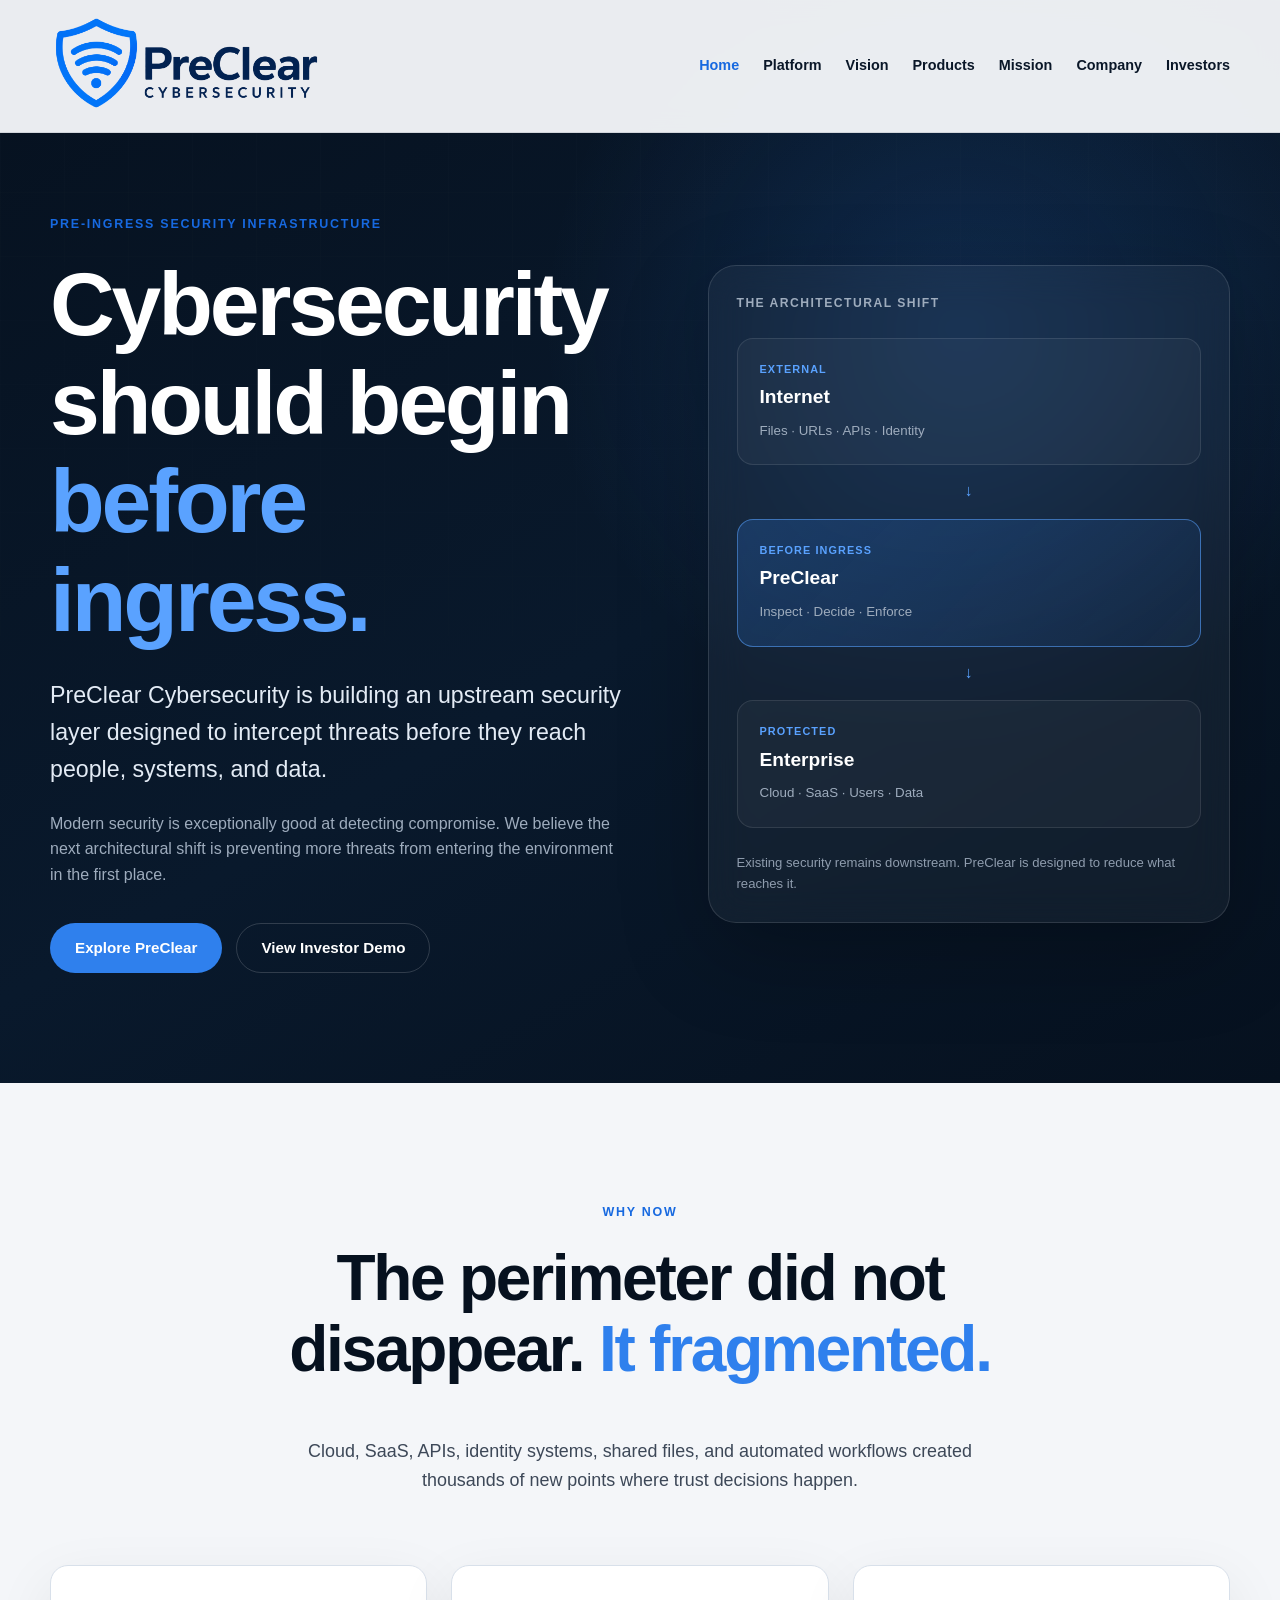
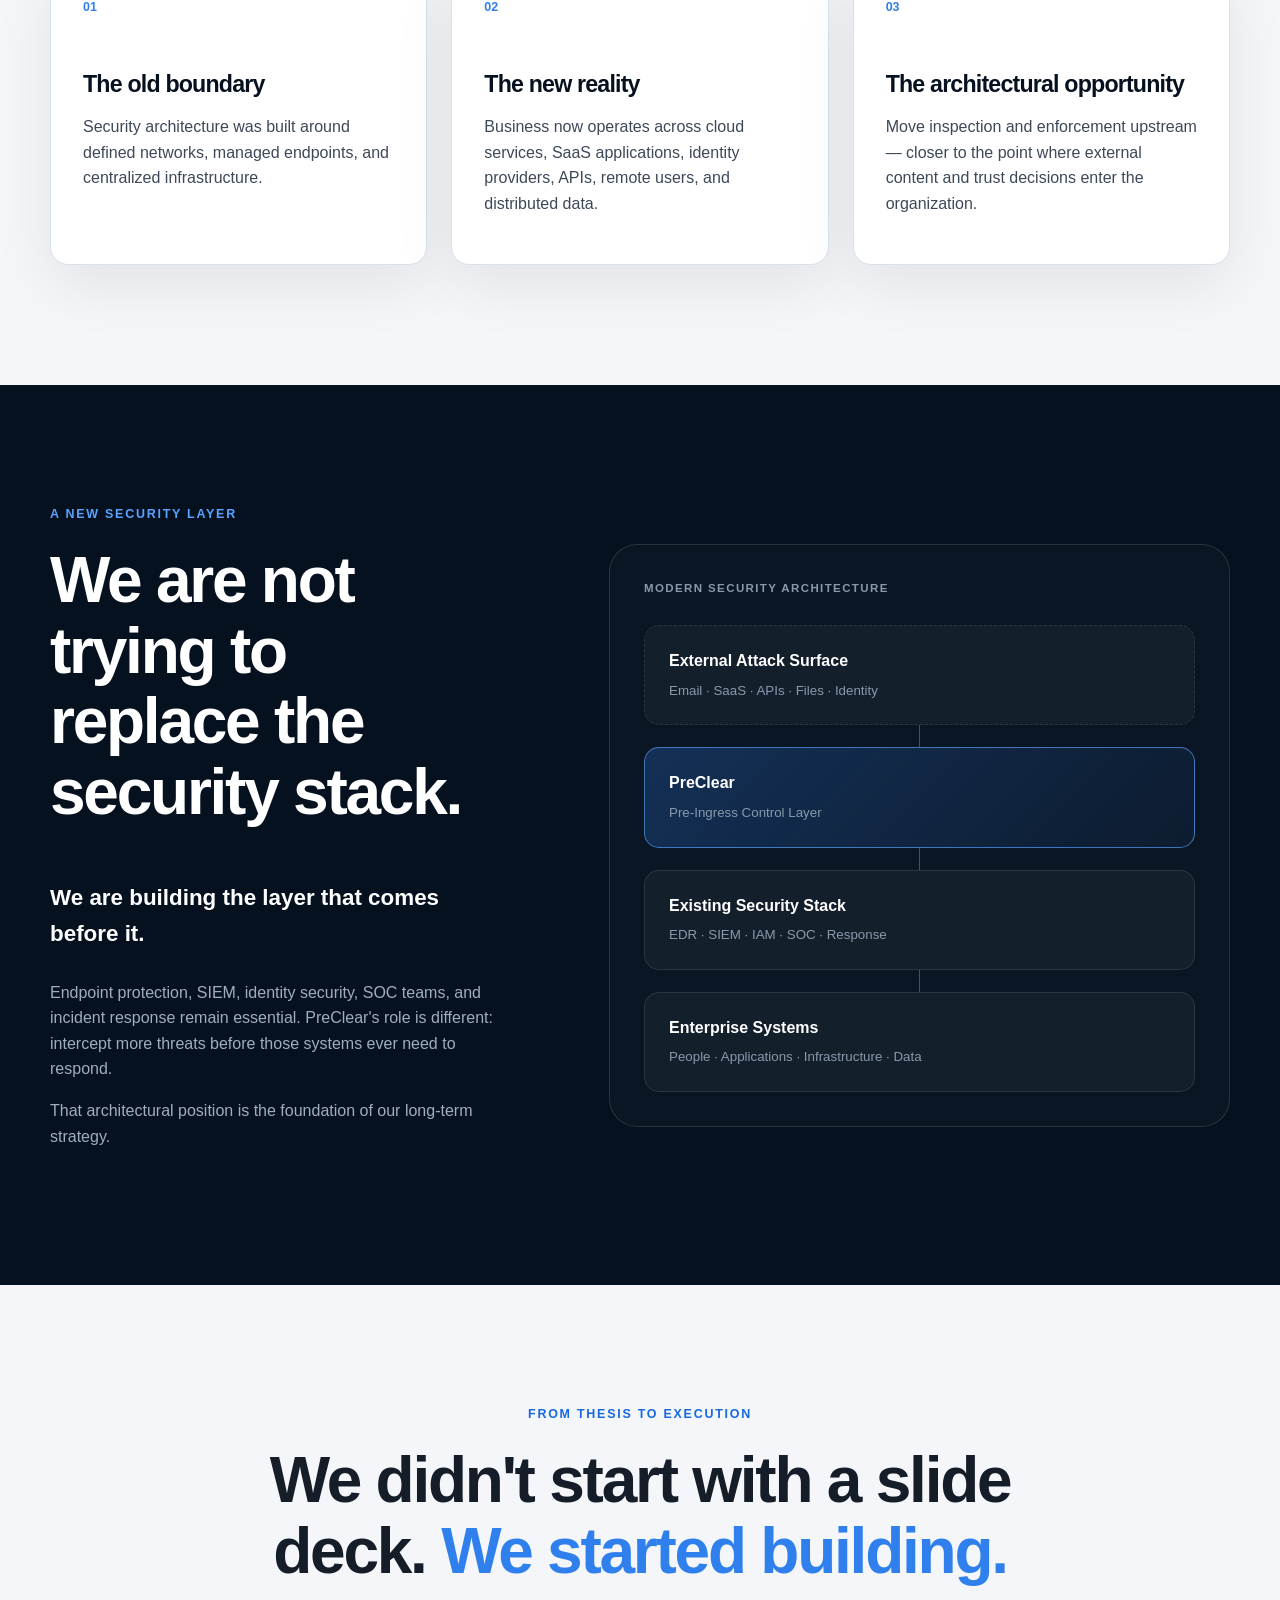
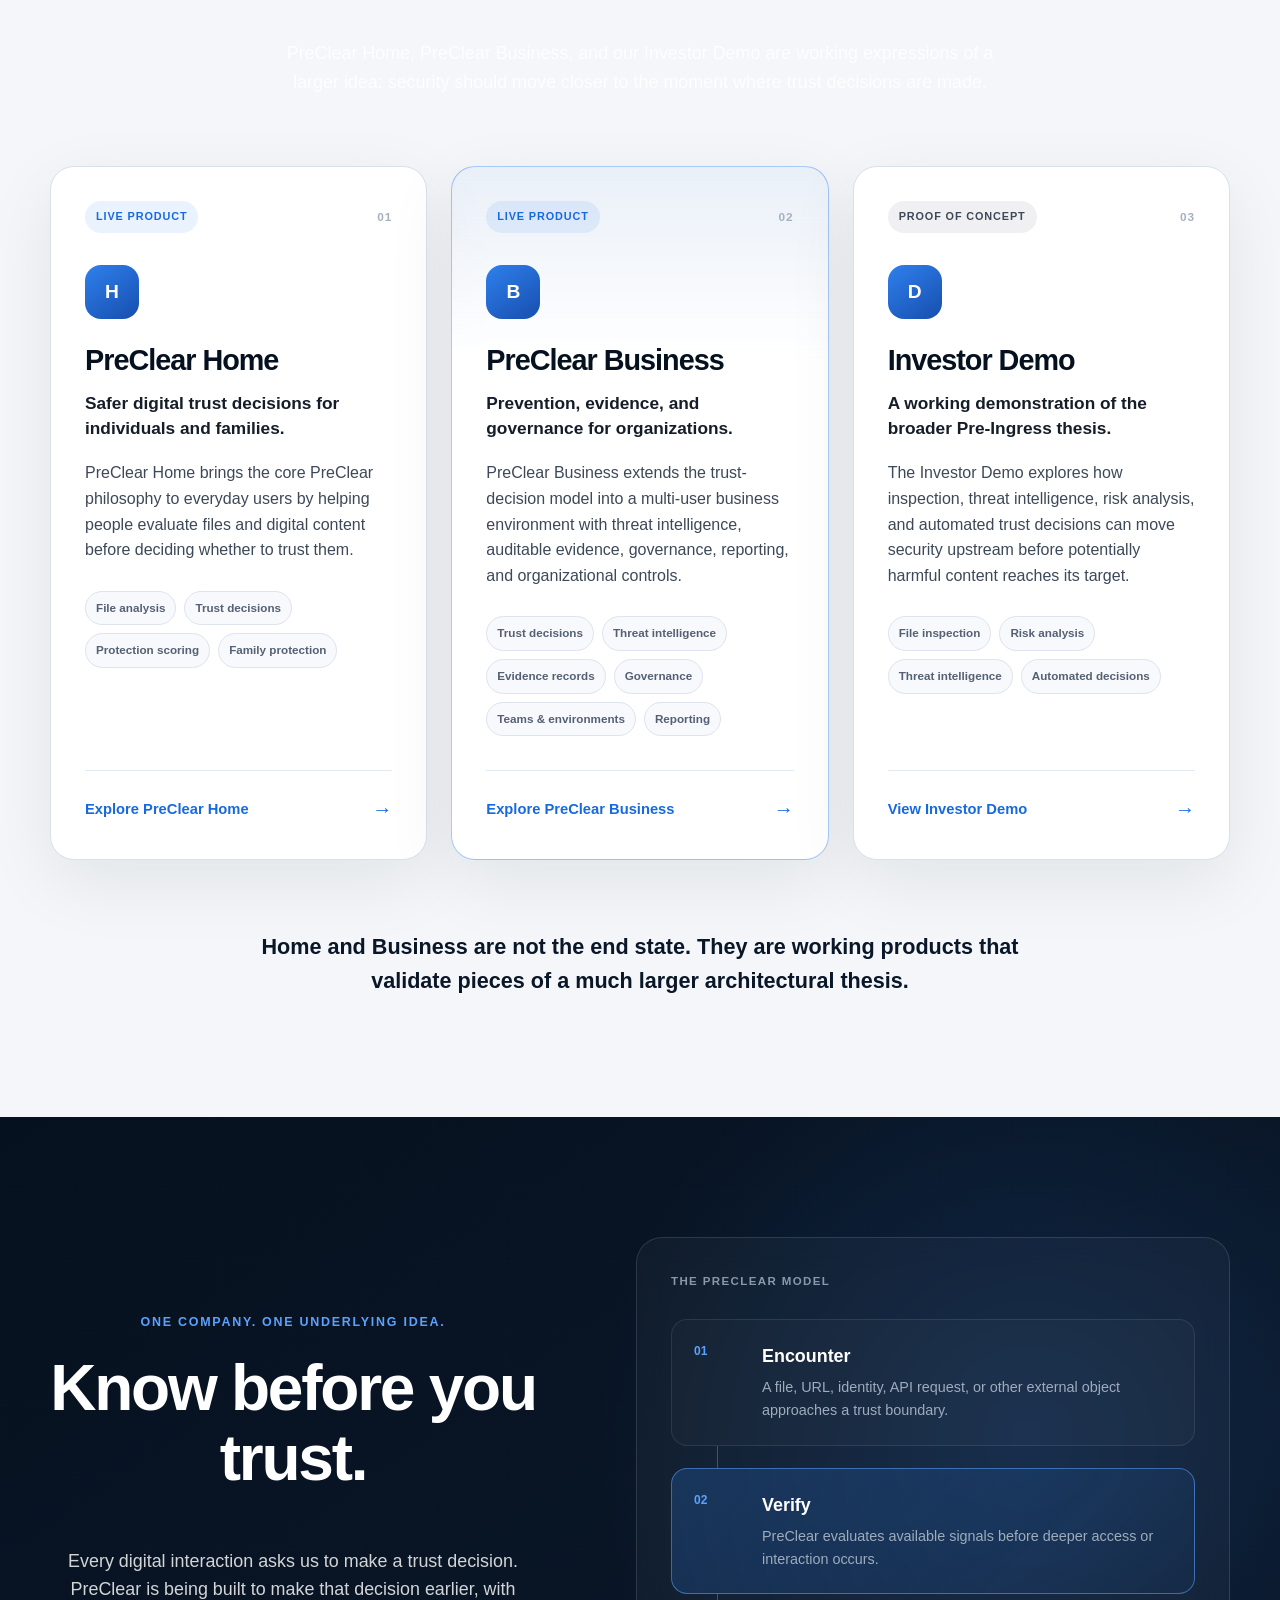
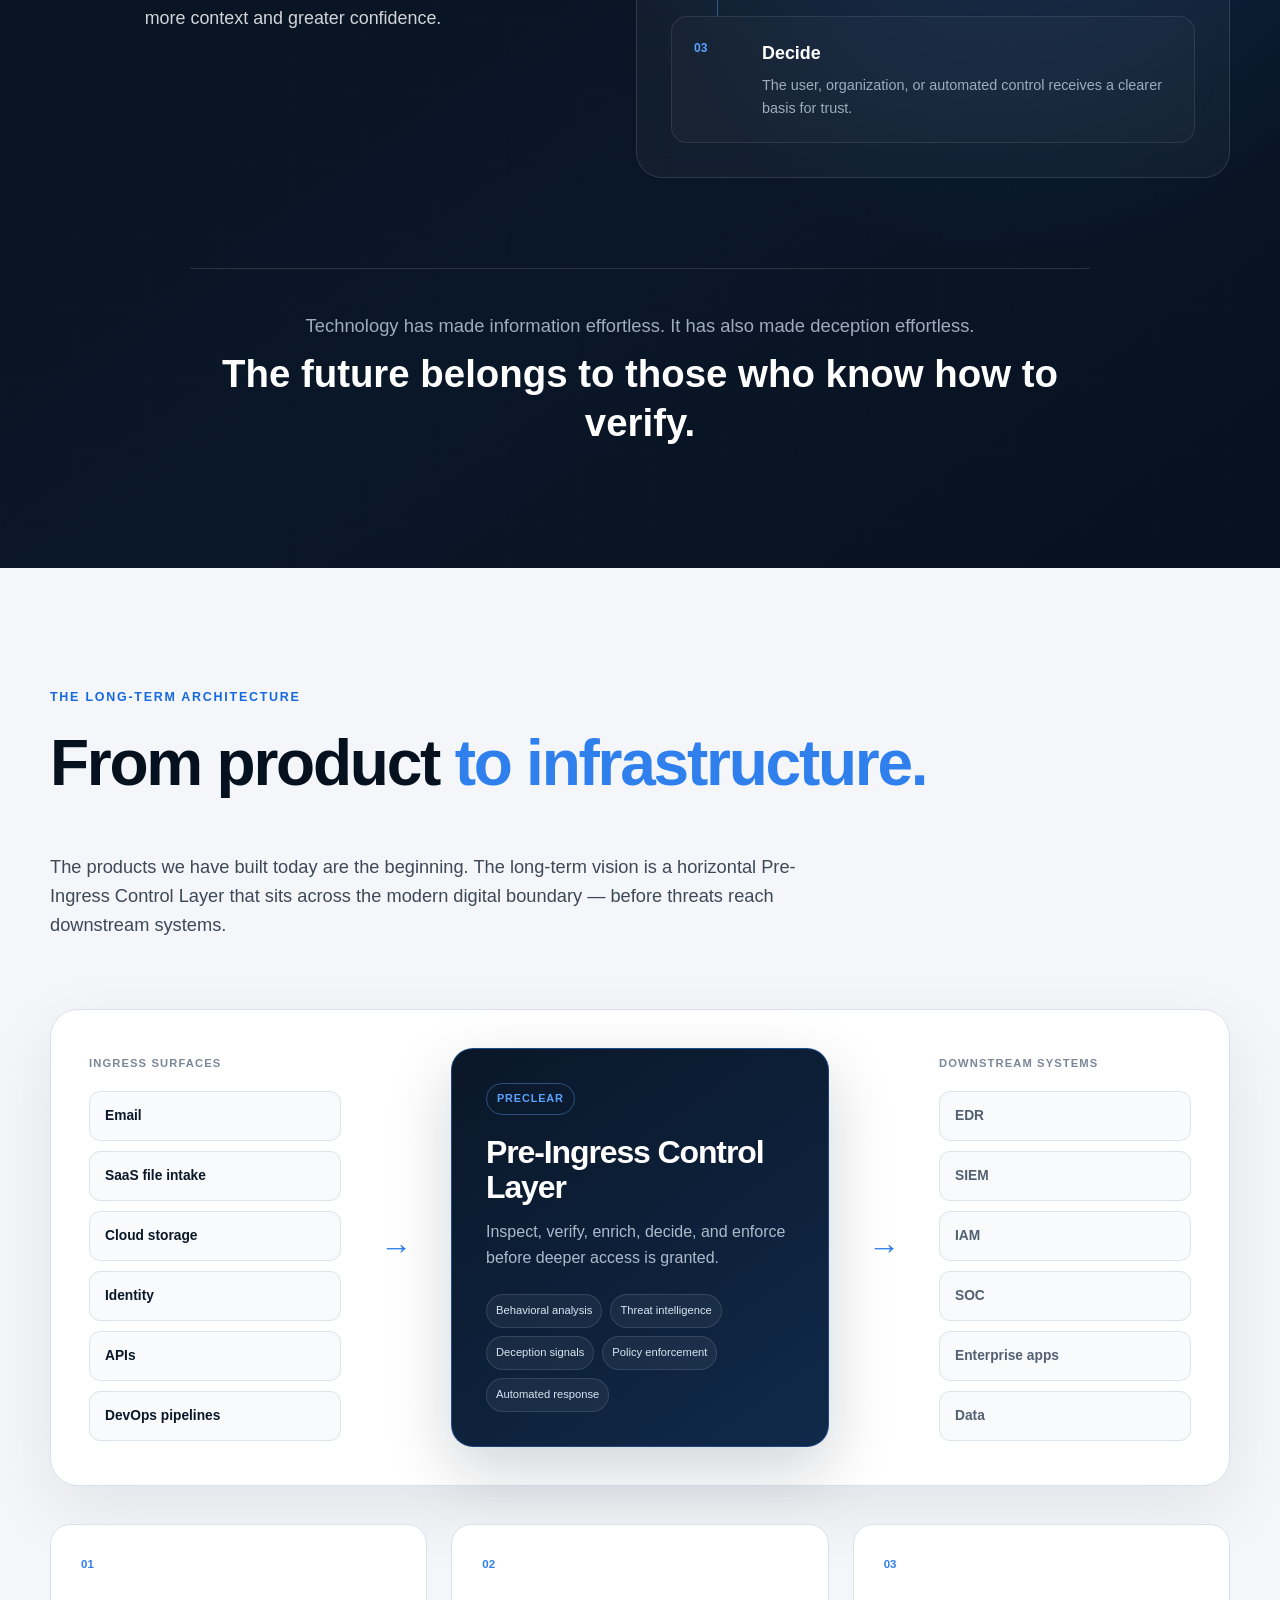
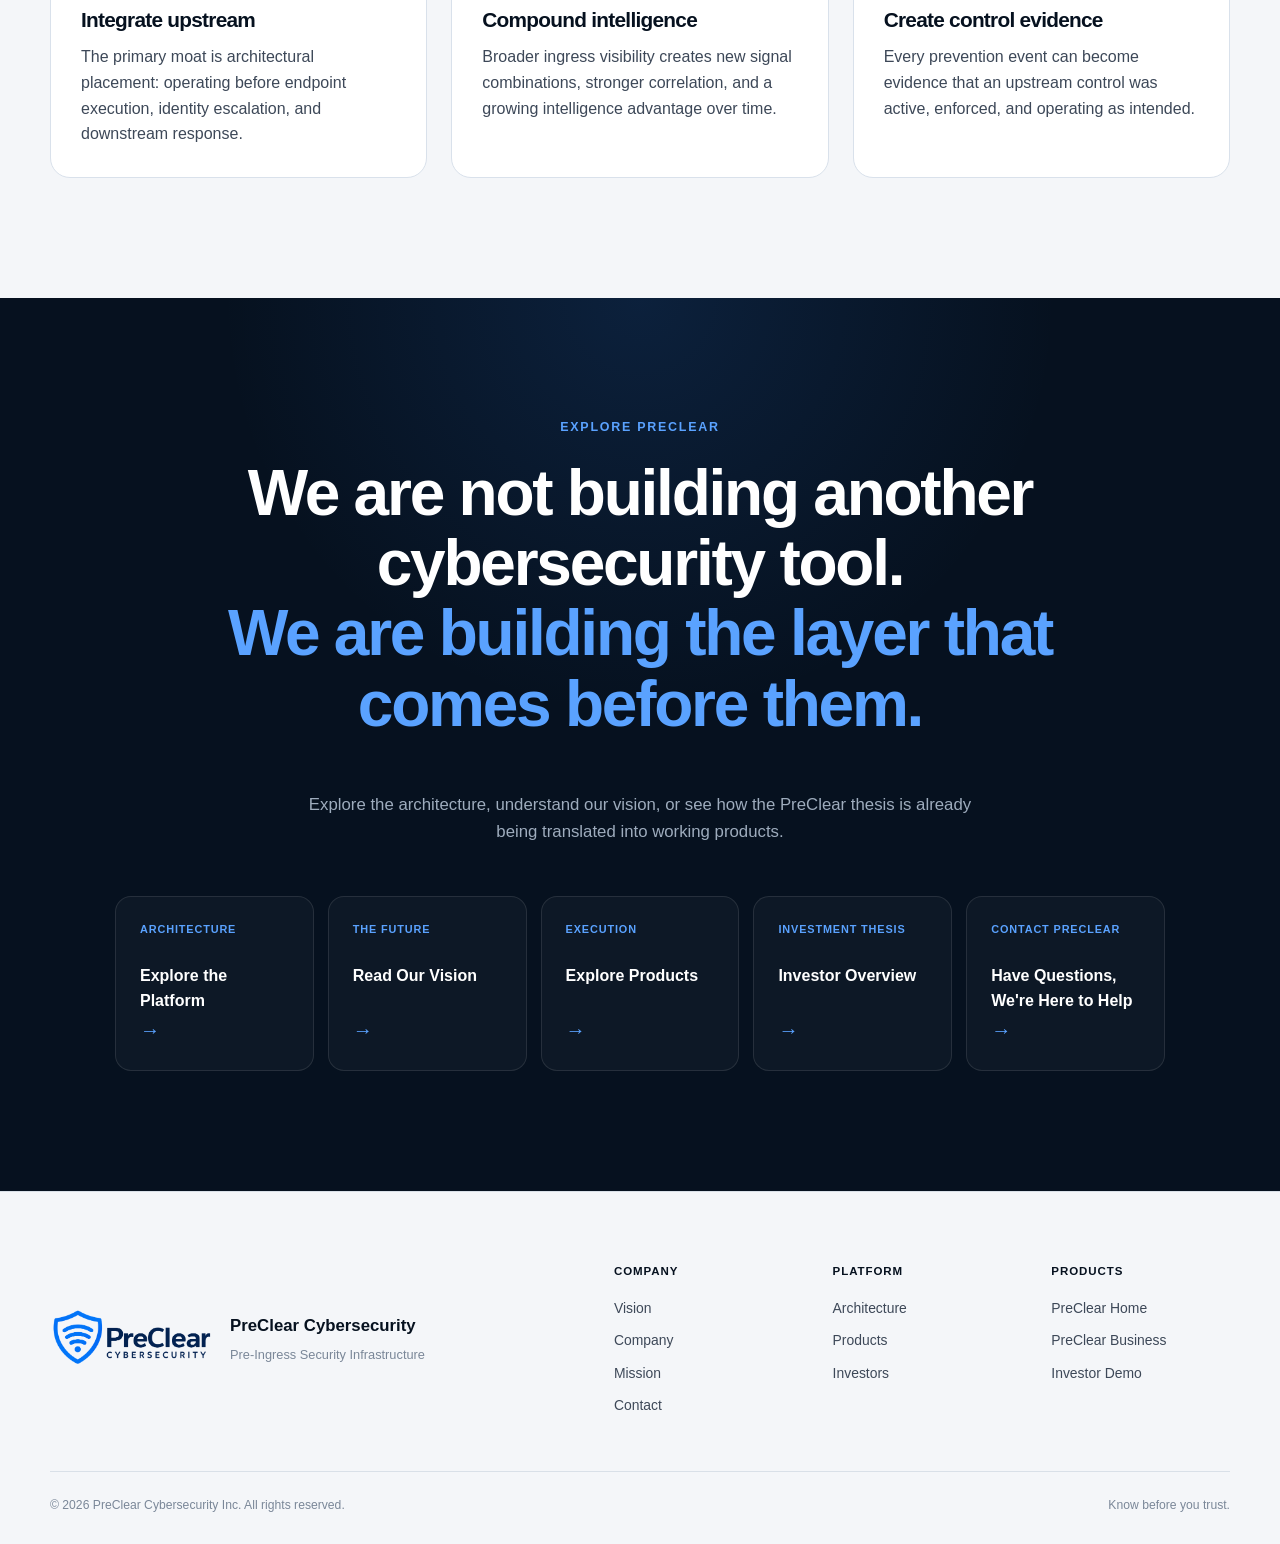
<file: index.html>
<!DOCTYPE html>
<html lang="en">
<head>

    <!-- Privacy-friendly analytics by Plausible -->
    <script
        async
        src="https://plausible.io/js/pa-iaghS-wOOMRr7kMcbNe6V.js"
    ></script>

    <script
        src="/js/plausible-init.js"
        defer
    ></script>



    <link
        rel="icon"
        type="image/png"
        href="/static/preclear-shield.png"
    >

    <link
        rel="apple-touch-icon"
        href="/static/preclear-shield.png"
    >

    <meta charset="UTF-8">

    <meta
        name="viewport"
        content="width=device-width, initial-scale=1"
    >

    <link
        rel="canonical"
        href="https://www.preclearsecurity.com/"
    >

    <meta
        property="og:type"
        content="website"
    >

    <meta
        property="og:title"
        content="PreClear Cybersecurity | Pre-Ingress Security Infrastructure"
    >

    <meta
        property="og:description"
        content="PreClear Cybersecurity is building an upstream security layer designed to intercept threats before they reach people, systems, and data."
    >

    <meta
        property="og:url"
        content="https://www.preclearsecurity.com/"
    >

    <meta
        property="og:image"
        content="https://www.preclearsecurity.com/static/preclear-social.png"
    >

    <meta
        property="og:image:alt"
        content="PreClear Cybersecurity - Pre-Ingress Security Infrastructure"
    >

    <meta
        name="twitter:card"
        content="summary_large_image"
    >

    <meta
        name="twitter:title"
        content="PreClear Cybersecurity | Pre-Ingress Security Infrastructure"
    >

    <meta
        name="twitter:description"
        content="PreClear Cybersecurity is building an upstream security layer designed to intercept threats before they reach people, systems, and data."
    >

    <meta
        name="twitter:image"
        content="https://www.preclearsecurity.com/static/preclear-social.png"
    >

    <title>
        PreClear Cybersecurity | Pre-Ingress Security Infrastructure
    </title>

    <meta
        name="description"
        content="PreClear Cybersecurity is building pre-ingress security infrastructure designed to move cyber defense upstream — before threats reach people, systems, and data."
    >

    <link
        rel="stylesheet"
        href="css/design-system.css"
    >

    <link
        rel="stylesheet"
        href="css/components.css"
    >

    <link
        rel="stylesheet"
        href="css/preclear-corporate.css"
    >
</head>

<body>

    <header class="site-header">
        <div class="container site-header__inner">

            <a
                class="brand"
                href="#top"
                aria-label="PreClear Cybersecurity home"
            >
                <img
                    class="brand__logo"
                    src="static/preclear_shield_logo.png"
                    alt="PreClear Cybersecurity"
                >
            </a>

            <nav
                class="site-nav"
                aria-label="Primary navigation"
            >
                <a  class="site-nav__active"
                    href="index.html">
                    Home
                </a>

                <a href="platform.html">
                    Platform
                </a>

                <a href="vision.html">
                    Vision
                </a>

                <a href="products.html">
                    Products
                </a>

                <a href="mission.html">
                    Mission
                </a>

                <a href="company.html">
                    Company
                </a>

                <a href="investors.html">
                    Investors
                </a>
            </nav>

            <button
                class="mobile-nav-toggle"
                type="button"
                aria-label="Open navigation"
                aria-expanded="false"
            >
                <span></span>
                <span></span>
                <span></span>
            </button>

        </div>
    </header>


    <main id="top">

        <section class="hero">
            <div class="hero__grid"></div>

            <div class="container hero__inner">

                <div class="hero__content">

                    <div class="eyebrow">
                        Pre-Ingress Security Infrastructure
                    </div>

                    <h1 class="hero__title">
                        Cybersecurity should begin
                        <span>
                            before ingress.
                        </span>
                    </h1>

                    <p class="hero__lead">
                        PreClear Cybersecurity is building an upstream
                        security layer designed to intercept threats
                        before they reach people, systems, and data.
                    </p>

                    <p class="hero__support">
                        Modern security is exceptionally good at detecting
                        compromise. We believe the next architectural shift
                        is preventing more threats from entering the
                        environment in the first place.
                    </p>

                    <div class="hero__actions">

                        <a
                            class="button button--primary"
                            href="#platform"
                        >
                            Explore PreClear
                        </a>

                        <a
                            class="button button--ghost"
                            href="https://preclear-demo.onrender.com"
                            target="_blank"
                            rel="noopener"
                        >
                            View Investor Demo
                        </a>

                    </div>

                </div>


                <div
                    class="hero-architecture"
                    aria-label="PreClear architectural position"
                >

                    <div class="architecture-label">
                        The architectural shift
                    </div>

                    <div class="architecture-flow">

                        <div class="architecture-node">
                            <span class="architecture-node__label">
                                External
                            </span>

                            <strong>
                                Internet
                            </strong>

                            <small>
                                Files · URLs · APIs · Identity
                            </small>
                        </div>

                        <div class="architecture-arrow">
                            →
                        </div>

                        <div
                            class="
                                architecture-node
                                architecture-node--preclear
                            "
                        >
                            <span class="architecture-node__label">
                                Before Ingress
                            </span>

                            <strong>
                                PreClear
                            </strong>

                            <small>
                                Inspect · Decide · Enforce
                            </small>
                        </div>

                        <div class="architecture-arrow">
                            →
                        </div>

                        <div class="architecture-node">
                            <span class="architecture-node__label">
                                Protected
                            </span>

                            <strong>
                                Enterprise
                            </strong>

                            <small>
                                Cloud · SaaS · Users · Data
                            </small>
                        </div>

                    </div>

                    <div class="architecture-footer">
                        Existing security remains downstream.
                        PreClear is designed to reduce what reaches it.
                    </div>

                </div>

            </div>
        </section>


        <section class="section section--light" id="vision">

            <div class="container">

                <div class="section-heading section-heading--center">

                    <div class="eyebrow">
                        Why now
                    </div>

                    <h2>
                        The perimeter did not disappear.
                        <span>
                            It fragmented.
                        </span>
                    </h2>

                    <p>
                        Cloud, SaaS, APIs, identity systems, shared files,
                        and automated workflows created thousands of new
                        points where trust decisions happen.
                    </p>

                </div>


                <div class="shift-grid">

                    <article class="shift-card">
                        <span class="shift-card__number">
                            01
                        </span>

                        <h3>
                            The old boundary
                        </h3>

                        <p>
                            Security architecture was built around defined
                            networks, managed endpoints, and centralized
                            infrastructure.
                        </p>
                    </article>


                    <article class="shift-card">
                        <span class="shift-card__number">
                            02
                        </span>

                        <h3>
                            The new reality
                        </h3>

                        <p>
                            Business now operates across cloud services,
                            SaaS applications, identity providers, APIs,
                            remote users, and distributed data.
                        </p>
                    </article>


                    <article class="shift-card">
                        <span class="shift-card__number">
                            03
                        </span>

                        <h3>
                            The architectural opportunity
                        </h3>

                        <p>
                            Move inspection and enforcement upstream —
                            closer to the point where external content and
                            trust decisions enter the organization.
                        </p>
                    </article>

                </div>

            </div>
        </section>


        <section
            class="section section--dark"
            id="platform"
        >
            <div class="container">

                <div class="platform-grid">

                    <div class="platform-copy">

                        <div class="eyebrow eyebrow--light">
                            A new security layer
                        </div>

                        <h2>
                            We are not trying to replace
                            the security stack.
                        </h2>

                        <p class="platform-copy__lead">
                            We are building the layer that comes before it.
                        </p>

                        <p>
                            Endpoint protection, SIEM, identity security,
                            SOC teams, and incident response remain
                            essential. PreClear's role is different:
                            intercept more threats before those systems
                            ever need to respond.
                        </p>

                        <p>
                            That architectural position is the foundation
                            of our long-term strategy.
                        </p>

                    </div>


                    <div class="stack-diagram">

                        <div class="stack-diagram__label">
                            Modern security architecture
                        </div>

                        <div class="stack-layer stack-layer--external">
                            <span>
                                External Attack Surface
                            </span>

                            <small>
                                Email · SaaS · APIs · Files · Identity
                            </small>
                        </div>

                        <div class="stack-connector"></div>

                        <div class="stack-layer stack-layer--preclear">
                            <span>
                                PreClear
                            </span>

                            <small>
                                Pre-Ingress Control Layer
                            </small>
                        </div>

                        <div class="stack-connector"></div>

                        <div class="stack-layer">
                            <span>
                                Existing Security Stack
                            </span>

                            <small>
                                EDR · SIEM · IAM · SOC · Response
                            </small>
                        </div>

                        <div class="stack-connector"></div>

                        <div class="stack-layer">
                            <span>
                                Enterprise Systems
                            </span>

                            <small>
                                People · Applications · Infrastructure · Data
                            </small>
                        </div>

                    </div>

                </div>

            </div>
        </section>

        <section
            class="section section--built"
            id="products"
        >
            <div class="container">

                <div class="section-heading section-heading--center">

                    <div class="eyebrow">
                        From thesis to execution
                    </div>

                    <h2>
                        We didn't start with a slide deck.
                        <span>
                            We started building.
                        </span>
                    </h2>

                    <p>
                        PreClear Home, PreClear Business, and our Investor Demo
                        are working expressions of a larger idea: security should
                        move closer to the moment where trust decisions are made.
                    </p>

                </div>


                <div class="product-grid">

                    <article class="product-card">

                        <div class="product-card__top">

                            <div class="product-card__badge">
                                Live Product
                            </div>

                            <div class="product-card__number">
                                01
                            </div>

                        </div>

                        <div class="product-card__icon">
                            H
                        </div>

                        <h3>
                            PreClear Home
                        </h3>

                        <p class="product-card__lead">
                            Safer digital trust decisions for individuals
                            and families.
                        </p>

                        <p>
                            PreClear Home brings the core PreClear philosophy
                            to everyday users by helping people evaluate files
                            and digital content before deciding whether to
                            trust them.
                        </p>

                        <div class="product-card__features">

                            <span>
                                File analysis
                            </span>

                            <span>
                                Trust decisions
                            </span>

                            <span>
                                Protection scoring
                            </span>

                            <span>
                                Family protection
                            </span>

                        </div>

                        <a
                            class="product-card__link"
                            href="https://preclearhome.com"
                            target="_blank"
                            rel="noopener"
                        >
                            Explore PreClear Home
                            <span aria-hidden="true">→</span>
                        </a>

                    </article>


                    <article class="product-card product-card--featured">

                        <div class="product-card__top">

                            <div class="product-card__badge">
                                Live Product
                            </div>

                            <div class="product-card__number">
                                02
                            </div>

                        </div>

                        <div class="product-card__icon">
                            B
                        </div>

                        <h3>
                            PreClear Business
                        </h3>

                        <p class="product-card__lead">
                            Prevention, evidence, and governance for
                            organizations.
                        </p>

                        <p>
                            PreClear Business extends the trust-decision model
                            into a multi-user business environment with threat
                            intelligence, auditable evidence, governance,
                            reporting, and organizational controls.
                        </p>

                        <div class="product-card__features">

                            <span>
                                Trust decisions
                            </span>

                            <span>
                                Threat intelligence
                            </span>

                            <span>
                                Evidence records
                            </span>

                            <span>
                                Governance
                            </span>

                            <span>
                                Teams & environments
                            </span>

                            <span>
                                Reporting
                            </span>

                        </div>

                        <a
                            class="product-card__link"
                            href="https://www.preclearbusiness.com"
                            target="_blank"
                            rel="noopener"
                        >
                            Explore PreClear Business
                            <span aria-hidden="true">→</span>
                        </a>

                    </article>


                    <article class="product-card">

                        <div class="product-card__top">

                            <div class="product-card__badge product-card__badge--demo">
                                Proof of Concept
                            </div>

                            <div class="product-card__number">
                                03
                            </div>

                        </div>

                        <div class="product-card__icon">
                            D
                        </div>

                        <h3>
                            Investor Demo
                        </h3>

                        <p class="product-card__lead">
                            A working demonstration of the broader
                            Pre-Ingress thesis.
                        </p>

                        <p>
                            The Investor Demo explores how inspection,
                            threat intelligence, risk analysis, and automated
                            trust decisions can move security upstream before
                            potentially harmful content reaches its target.
                        </p>

                        <div class="product-card__features">

                            <span>
                                File inspection
                            </span>

                            <span>
                                Risk analysis
                            </span>

                            <span>
                                Threat intelligence
                            </span>

                            <span>
                                Automated decisions
                            </span>

                        </div>

                        <a
                            class="product-card__link"
                            href="https://preclear-demo.onrender.com"
                            target="_blank"
                            rel="noopener"
                        >
                            View Investor Demo
                            <span aria-hidden="true">→</span>
                        </a>

                    </article>

                </div>


                <div class="built-thesis">

                    <p>
                        Home and Business are not the end state.
                        They are working products that validate pieces of a
                        much larger architectural thesis.
                    </p>

                </div>

            </div>

        </section>

        <section
            class="section section--philosophy"
            id="philosophy"
        >
            <div class="container">

                <div class="philosophy-grid">

                    <div class="section-heading section-heading--center">

                        <div class="eyebrow eyebrow--light">
                            One company. One underlying idea.
                        </div>

                        <h2>
                            Know before you trust.
                        </h2>

                        <p>
                            Every digital interaction asks us to make a trust decision.
                            PreClear is being built to make that decision earlier,
                            with more context and greater confidence.
                        </p>

                    </div>


                    <div class="trust-model">

                        <div class="trust-model__label">
                            The PreClear model
                        </div>

                        <div class="trust-step">

                            <div class="trust-step__number">
                                01
                            </div>

                            <div>
                                <strong>
                                    Encounter
                                </strong>

                                <p>
                                    A file, URL, identity, API request, or other
                                    external object approaches a trust boundary.
                                </p>
                            </div>

                        </div>

                        <div class="trust-model__connector"></div>

                        <div class="trust-step trust-step--active">

                            <div class="trust-step__number">
                                02
                            </div>

                            <div>
                                <strong>
                                    Verify
                                </strong>

                                <p>
                                    PreClear evaluates available signals before
                                    deeper access or interaction occurs.
                                </p>
                            </div>

                        </div>

                        <div class="trust-model__connector"></div>

                        <div class="trust-step">

                            <div class="trust-step__number">
                                03
                            </div>

                            <div>
                                <strong>
                                    Decide
                                </strong>

                                <p>
                                    The user, organization, or automated control
                                    receives a clearer basis for trust.
                                </p>
                            </div>

                        </div>

                    </div>

                </div>


                <div class="philosophy-quote">

                    <p>
                        Technology has made information effortless.
                        It has also made deception effortless.
                    </p>

                    <strong>
                        The future belongs to those who know how to verify.
                    </strong>

                </div>

            </div>
        </section>

        <section
            class="section section--future"
            id="future"
        >
            <div class="container">

                <div class="future-heading">

                    <div class="eyebrow">
                        The long-term architecture
                    </div>

                    <h2>
                        From product
                        <span>
                            to infrastructure.
                        </span>
                    </h2>

                    <p>
                        The products we have built today are the beginning.
                        The long-term vision is a horizontal Pre-Ingress
                        Control Layer that sits across the modern digital
                        boundary — before threats reach downstream systems.
                    </p>

                </div>


                <div class="future-architecture">

                    <div class="future-column">

                        <div class="future-column__label">
                            Ingress surfaces
                        </div>

                        <div class="future-node">
                            Email
                        </div>

                        <div class="future-node">
                            SaaS file intake
                        </div>

                        <div class="future-node">
                            Cloud storage
                        </div>

                        <div class="future-node">
                            Identity
                        </div>

                        <div class="future-node">
                            APIs
                        </div>

                        <div class="future-node">
                            DevOps pipelines
                        </div>

                    </div>


                    <div class="future-flow">
                        <span>→</span>
                    </div>


                    <div class="future-core">

                        <div class="future-core__badge">
                            PreClear
                        </div>

                        <h3>
                            Pre-Ingress
                            Control Layer
                        </h3>

                        <p>
                            Inspect, verify, enrich, decide, and enforce
                            before deeper access is granted.
                        </p>

                        <div class="future-core__capabilities">

                            <span>
                                Behavioral analysis
                            </span>

                            <span>
                                Threat intelligence
                            </span>

                            <span>
                                Deception signals
                            </span>

                            <span>
                                Policy enforcement
                            </span>

                            <span>
                                Automated response
                            </span>

                        </div>

                    </div>


                    <div class="future-flow">
                        <span>→</span>
                    </div>


                    <div class="future-column">

                        <div class="future-column__label">
                            Downstream systems
                        </div>

                        <div class="future-node future-node--muted">
                            EDR
                        </div>

                        <div class="future-node future-node--muted">
                            SIEM
                        </div>

                        <div class="future-node future-node--muted">
                            IAM
                        </div>

                        <div class="future-node future-node--muted">
                            SOC
                        </div>

                        <div class="future-node future-node--muted">
                            Enterprise apps
                        </div>

                        <div class="future-node future-node--muted">
                            Data
                        </div>

                    </div>

                </div>


                <div class="future-principles">

                    <article class="future-principle">

                        <span>
                            01
                        </span>

                        <h3>
                            Integrate upstream
                        </h3>

                        <p>
                            The primary moat is architectural placement:
                            operating before endpoint execution, identity
                            escalation, and downstream response.
                        </p>

                    </article>


                    <article class="future-principle">

                        <span>
                            02
                        </span>

                        <h3>
                            Compound intelligence
                        </h3>

                        <p>
                            Broader ingress visibility creates new signal
                            combinations, stronger correlation, and a
                            growing intelligence advantage over time.
                        </p>

                    </article>


                    <article class="future-principle">

                        <span>
                            03
                        </span>

                        <h3>
                            Create control evidence
                        </h3>

                        <p>
                            Every prevention event can become evidence that
                            an upstream control was active, enforced, and
                            operating as intended.
                        </p>

                    </article>

                </div>

        </section>


        <section class="section homepage-close">

            <div class="container">

                <div class="homepage-close__content">

                    <div class="eyebrow eyebrow--light">
                        Explore PreClear
                    </div>

                    <h2>
                        We are not building another
                        cybersecurity tool.
                        <span>
                            We are building the layer
                            that comes before them.
                        </span>
                    </h2>

                    <p>
                        Explore the architecture, understand our vision,
                        or see how the PreClear thesis is already being
                        translated into working products.
                    </p>

                    <div class="homepage-close__paths">

                        <a
                            class="homepage-path"
                            href="platform.html"
                        >
                            <span class="homepage-path__label">
                                Architecture
                            </span>

                            <strong>
                                Explore the Platform
                            </strong>

                            <span class="homepage-path__arrow">
                                →
                            </span>
                        </a>


                        <a
                            class="homepage-path"
                            href="vision.html"
                        >
                            <span class="homepage-path__label">
                                The Future
                            </span>

                            <strong>
                                Read Our Vision
                            </strong>

                            <span class="homepage-path__arrow">
                                →
                            </span>
                        </a>


                        <a
                            class="homepage-path"
                            href="products.html"
                        >
                            <span class="homepage-path__label">
                                Execution
                            </span>

                            <strong>
                                Explore Products
                            </strong>

                            <span class="homepage-path__arrow">
                                →
                            </span>
                        </a>


                        <a
                            class="homepage-path"
                            href="investors.html"
                        >
                            <span class="homepage-path__label">
                                Investment Thesis
                            </span>

                            <strong>
                                Investor Overview
                            </strong>

                            <span class="homepage-path__arrow">
                                →
                            </span>
                        </a>

                        <a
                            class="homepage-path"
                            href="contact.html"
                        >
                            <span class="homepage-path__label">
                                Contact PreClear
                            </span>

                            <strong>
                                Have Questions, We're Here to Help
                            </strong>

                            <span class="homepage-path__arrow">
                                →
                            </span>
                        </a>

                    </div>

                </div>

            </div>

        </section>

    </main>

    <footer class="site-footer">

        <div class="container">

            <div class="site-footer__main">

                <div class="footer-brand">

                    <img
                        class="footer-brand__logo"
                        src="static/preclear_shield_logo.png"
                        alt="PreClear Cybersecurity"
                    >

                    <div>

                        <strong>
                            PreClear Cybersecurity
                        </strong>

                        <p>
                            Pre-Ingress Security Infrastructure
                        </p>

                    </div>

                </div>


                <div class="footer-nav">

                    <div class="footer-nav__group">

                        <span>
                            Company
                        </span>

                        <a href="vision.html">
                            Vision
                        </a>

                        <a href="company.html">
                            Company
                        </a>

                        <a href="mission.html">
                            Mission
                        </a>

                        <a href="contact.html">
                            Contact
                        </a>

                    </div>


                    <div class="footer-nav__group">

                        <span>
                            Platform
                        </span>

                        <a href="platform.html">
                            Architecture
                        </a>

                        <a href="products.html">
                            Products
                        </a>

                        <a href="investors.html">
                            Investors
                        </a>

                    </div>


                    <div class="footer-nav__group">

                        <span>
                            Products
                        </span>

                        <a
                            href="https://preclearhome.com"
                            target="_blank"
                            rel="noopener"
                        >
                            PreClear Home
                        </a>

                        <a
                            href="https://www.preclearbusiness.com"
                            target="_blank"
                            rel="noopener"
                        >
                            PreClear Business
                        </a>

                        <a
                            href="https://preclear-demo.onrender.com"
                            target="_blank"
                            rel="noopener"
                        >
                            Investor Demo
                        </a>

                    </div>

                </div>

            </div>


            <div class="site-footer__bottom">

                <p>
                    © <span id="current-year"></span>
                    PreClear Cybersecurity Inc.
                    All rights reserved.
                </p>

                <p>
                    Know before you trust.
                </p>

            </div>

        </div>

    </footer>


    <script src="js/main.js"></script>

</body>
</html>
</file>
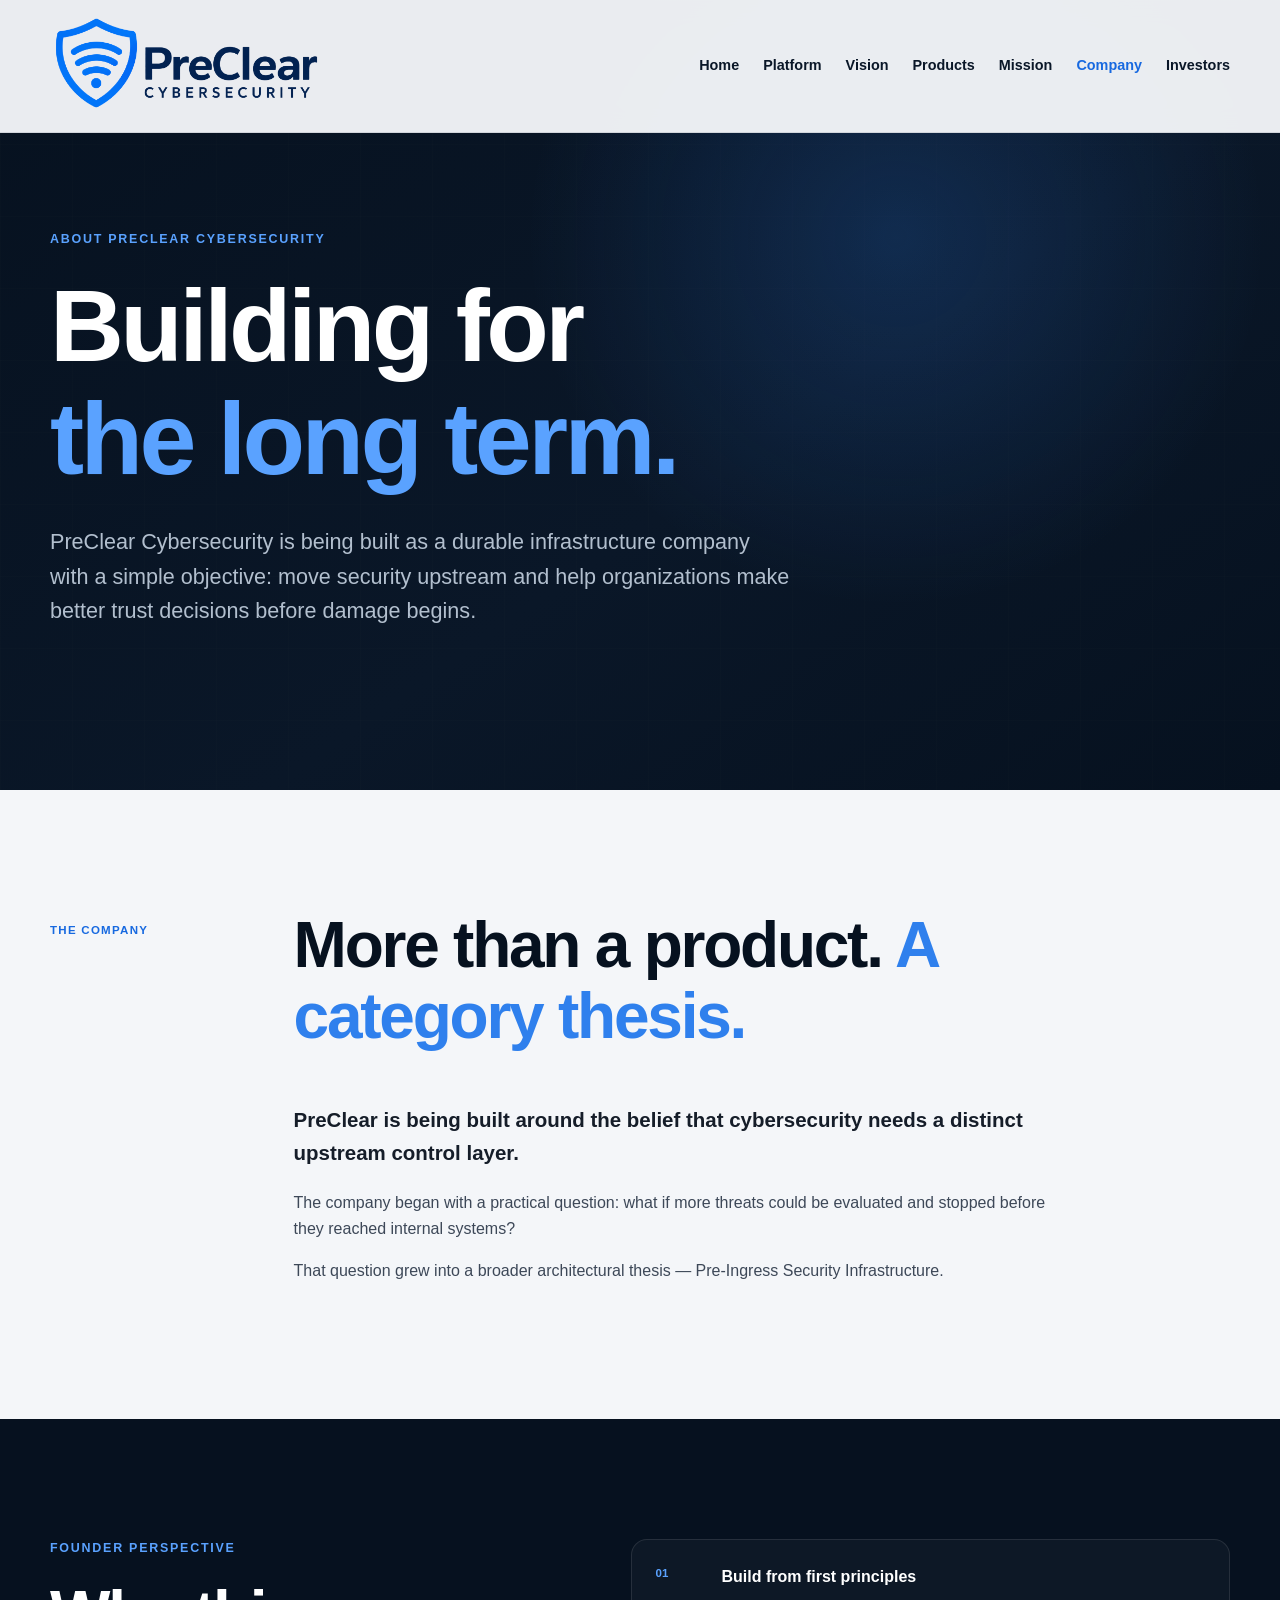
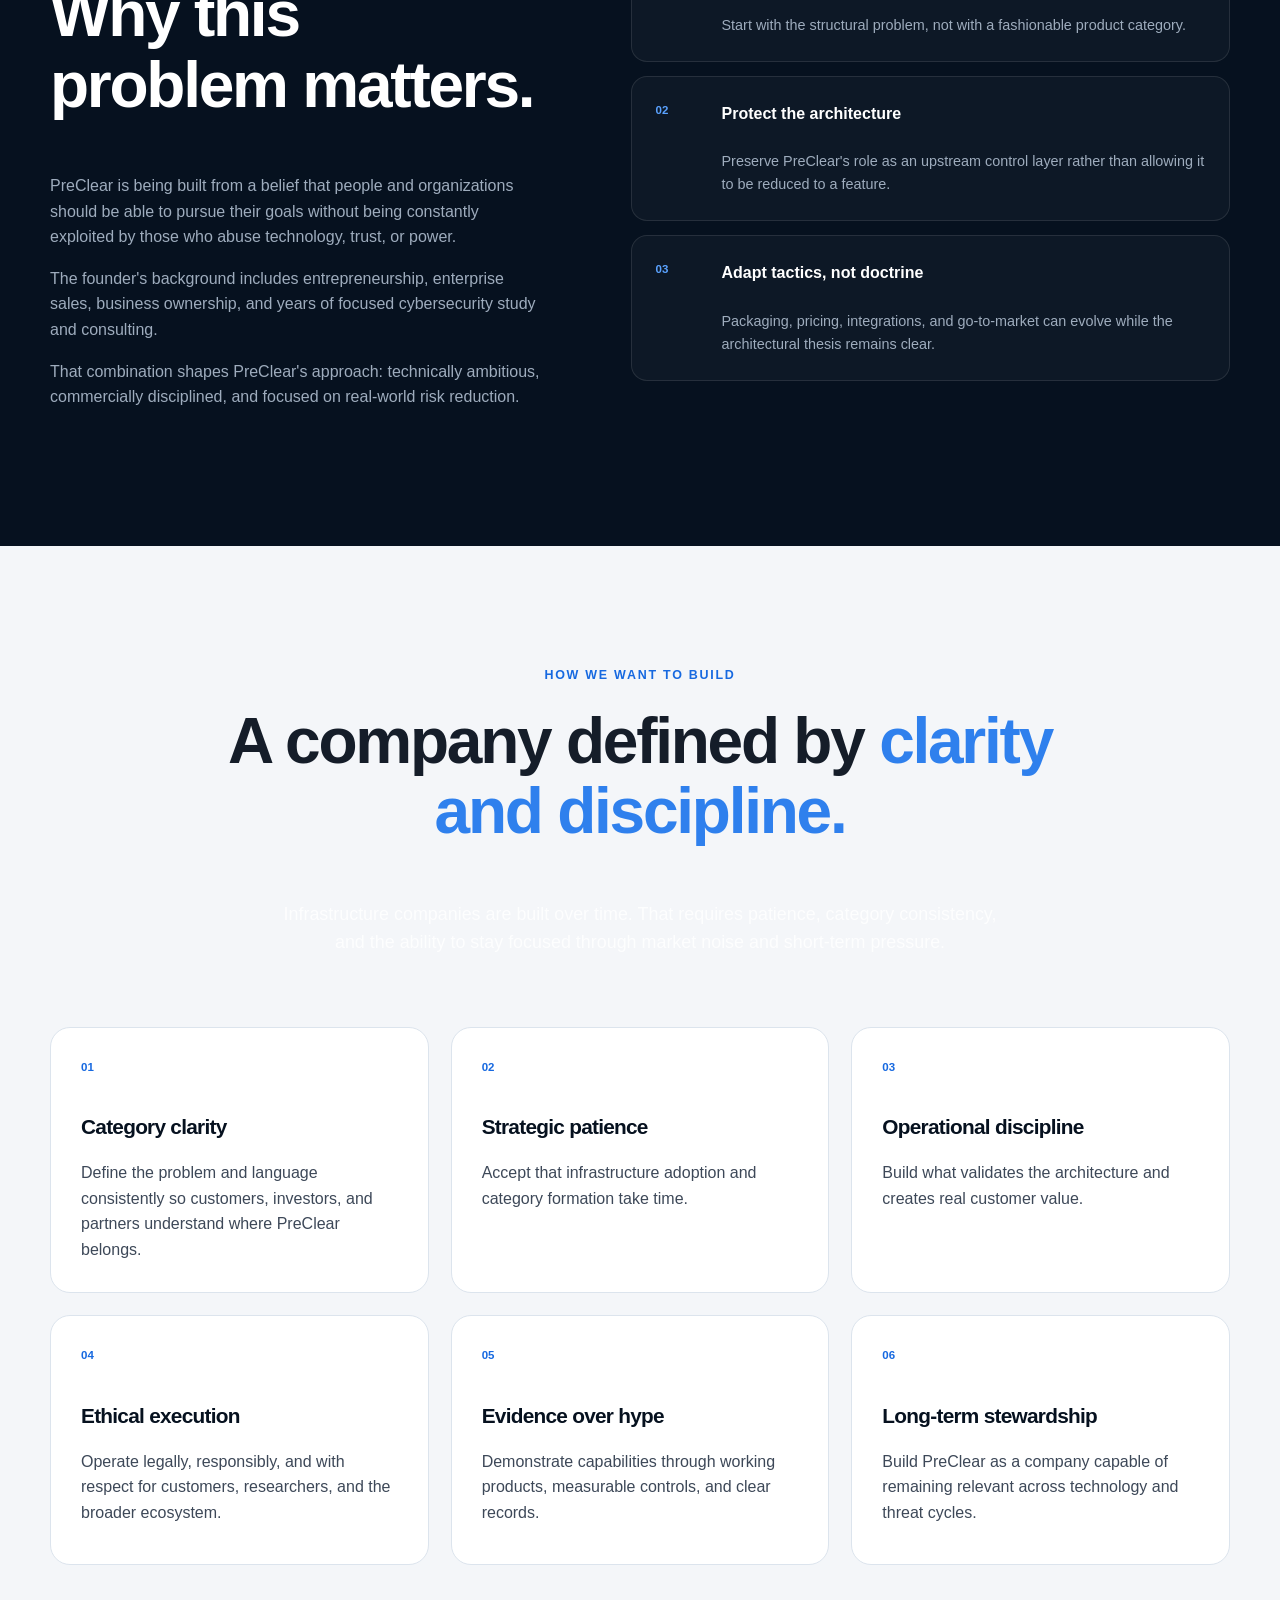
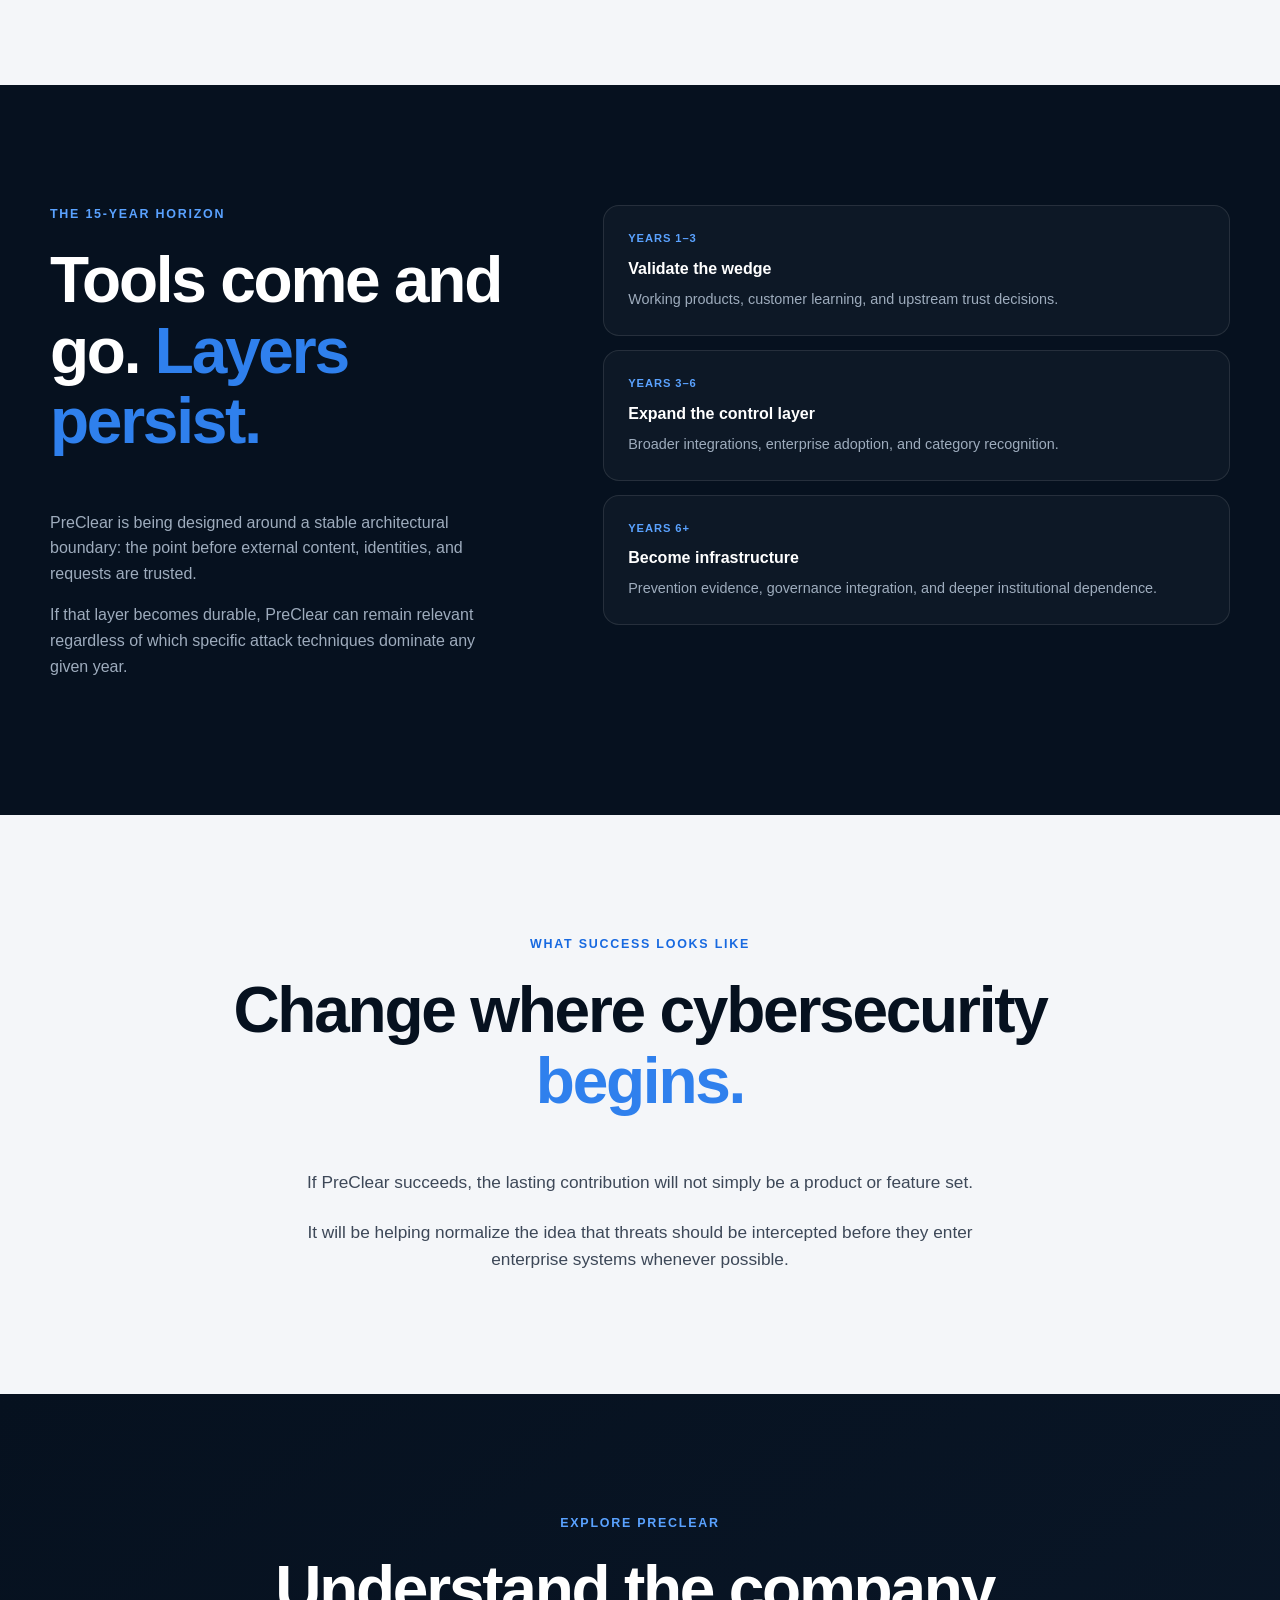
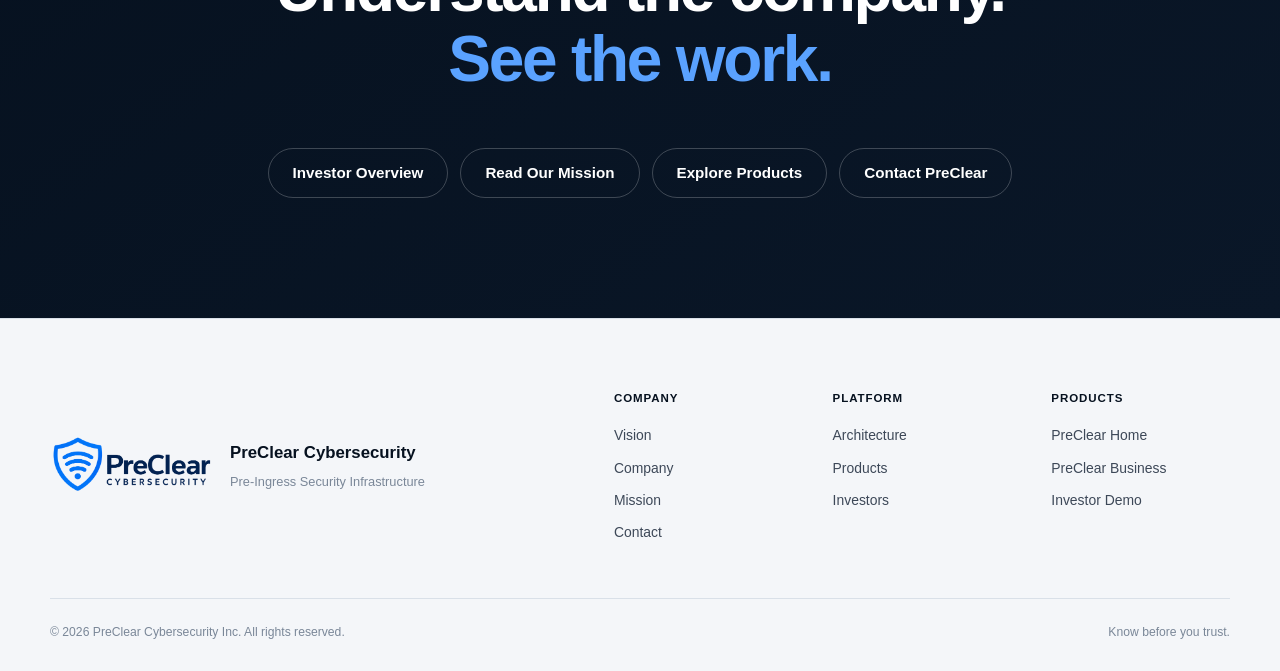
<file: company.html>
<!DOCTYPE html>
<html lang="en">
<head>

    <!-- Privacy-friendly analytics by Plausible -->
    <script
        async
        src="https://plausible.io/js/pa-iaghS-wOOMRr7kMcbNe6V.js"
    ></script>

    <script
        src="/js/plausible-init.js"
        defer
    ></script>



    <link
        rel="icon"
        type="image/png"
        href="/static/preclear-shield.png"
    >

    <link
        rel="apple-touch-icon"
        href="/static/preclear-shield.png"
    >

    <meta charset="UTF-8">

    <meta
        name="viewport"
        content="width=device-width, initial-scale=1"
    >

    <link
        rel="canonical"
        href="https://www.preclearsecurity.com/company.html"
    >

    <meta
        property="og:type"
        content="website"
    >

    <meta
        property="og:title"
        content="Company | PreClear Cybersecurity"
    >

    <meta
        property="og:description"
        content="Learn about PreClear Cybersecurity, the principles behind the company, and its long-term commitment to building pre-ingress security infrastructure."
    >

    <meta
        property="og:url"
        content="https://www.preclearsecurity.com/company.html"
    >

    <meta
        property="og:image"
        content="https://www.preclearsecurity.com/static/preclear-social.png"
    >

    <meta
        property="og:image:alt"
        content="PreClear Cybersecurity - Pre-Ingress Security Infrastructure"
    >

    <meta
        name="twitter:card"
        content="summary_large_image"
    >

    <meta
        name="twitter:title"
        content="Company | PreClear Cybersecurity"
    >

    <meta
        name="twitter:description"
        content="A cybersecurity company building for the long term around a new architectural thesis: security should begin before ingress."
    >

    <meta
        name="twitter:image"
        content="https://www.preclearsecurity.com/static/preclear-social.png"
    >

    <title>
        Company | PreClear Cybersecurity
    </title>

    <meta
        name="description"
        content="Learn about PreClear Cybersecurity, the principles behind the company, and its long-term commitment to building pre-ingress security infrastructure."
    >

    <link
        rel="stylesheet"
        href="css/design-system.css"
    >

    <link
        rel="stylesheet"
        href="css/components.css"
    >

    <link
        rel="stylesheet"
        href="css/preclear-corporate.css"
    >
</head>

<body>

    <header class="site-header">
        <div class="container site-header__inner">

            <a
                class="brand"
                href="index.html"
                aria-label="PreClear Cybersecurity home"
            >
                <img
                    class="brand__logo"
                    src="static/preclear_shield_logo.png"
                    alt="PreClear Cybersecurity"
                >
            </a>

            <nav
                class="site-nav"
                aria-label="Primary navigation"
            >
                <a href="index.html">
                    Home
                </a>

                <a href="platform.html">
                    Platform
                </a>

                <a href="vision.html">
                    Vision
                </a>

                <a href="products.html">
                    Products
                </a>

                <a href="mission.html">
                    Mission
                </a>

                <a
                    class="site-nav__active"
                    href="company.html"
                >
                    Company
                </a>

                <a href="investors.html">
                    Investors
                </a>
            </nav>

            <button
                class="mobile-nav-toggle"
                type="button"
                aria-label="Open navigation"
                aria-expanded="false"
            >
                <span></span>
                <span></span>
                <span></span>
            </button>

        </div>
    </header>


    <main>

        <section class="company-hero">

            <div class="company-hero__grid"></div>

            <div class="container company-hero__inner">

                <div class="company-hero__content">

                    <div class="eyebrow eyebrow--light">
                        About PreClear Cybersecurity
                    </div>

                    <h1>
                        Building for
                        <span>
                            the long term.
                        </span>
                    </h1>

                    <p class="company-hero__lead">
                        PreClear Cybersecurity is being built as a durable
                        infrastructure company with a simple objective:
                        move security upstream and help organizations make
                        better trust decisions before damage begins.
                    </p>

                </div>

            </div>

        </section>


        <section class="section section--company-light">

            <div class="container">

                <div class="company-editorial">

                    <div class="company-editorial__label">
                        The company
                    </div>

                    <div class="company-editorial__content">

                        <h2>
                            More than a product.
                            <span>
                                A category thesis.
                            </span>
                        </h2>

                        <p class="company-editorial__lead">
                            PreClear is being built around the belief that
                            cybersecurity needs a distinct upstream control layer.
                        </p>

                        <p>
                            The company began with a practical question:
                            what if more threats could be evaluated and stopped
                            before they reached internal systems?
                        </p>

                        <p>
                            That question grew into a broader architectural
                            thesis — Pre-Ingress Security Infrastructure.
                        </p>

                    </div>

                </div>

            </div>

        </section>


        <section class="section section--company-dark">

            <div class="container">

                <div class="company-founder">

                    <div class="company-founder__copy">

                        <div class="eyebrow eyebrow--light">
                            Founder perspective
                        </div>

                        <h2>
                            Why this problem matters.
                        </h2>

                        <p>
                            PreClear is being built from a belief that people
                            and organizations should be able to pursue their
                            goals without being constantly exploited by those
                            who abuse technology, trust, or power.
                        </p>

                        <p>
                            The founder's background includes entrepreneurship,
                            enterprise sales, business ownership, and years of
                            focused cybersecurity study and consulting.
                        </p>

                        <p>
                            That combination shapes PreClear's approach:
                            technically ambitious, commercially disciplined,
                            and focused on real-world risk reduction.
                        </p>

                    </div>


                    <div class="company-founder__principles">

                        <article>
                            <span>01</span>

                            <strong>
                                Build from first principles
                            </strong>

                            <p>
                                Start with the structural problem, not with
                                a fashionable product category.
                            </p>
                        </article>

                        <article>
                            <span>02</span>

                            <strong>
                                Protect the architecture
                            </strong>

                            <p>
                                Preserve PreClear's role as an upstream control
                                layer rather than allowing it to be reduced to
                                a feature.
                            </p>
                        </article>

                        <article>
                            <span>03</span>

                            <strong>
                                Adapt tactics, not doctrine
                            </strong>

                            <p>
                                Packaging, pricing, integrations, and go-to-market
                                can evolve while the architectural thesis remains
                                clear.
                            </p>
                        </article>

                    </div>

                </div>

            </div>

        </section>


        <section class="section section--company-light">

            <div class="container">

                <div class="section-heading section-heading--center">

                    <div class="eyebrow">
                        How we want to build
                    </div>

                    <h2>
                        A company defined by
                        <span>
                            clarity and discipline.
                        </span>
                    </h2>

                    <p>
                        Infrastructure companies are built over time.
                        That requires patience, category consistency,
                        and the ability to stay focused through market
                        noise and short-term pressure.
                    </p>

                </div>


                <div class="company-values-grid">

                    <article>
                        <span>01</span>

                        <h3>
                            Category clarity
                        </h3>

                        <p>
                            Define the problem and language consistently so
                            customers, investors, and partners understand
                            where PreClear belongs.
                        </p>
                    </article>


                    <article>
                        <span>02</span>

                        <h3>
                            Strategic patience
                        </h3>

                        <p>
                            Accept that infrastructure adoption and category
                            formation take time.
                        </p>
                    </article>


                    <article>
                        <span>03</span>

                        <h3>
                            Operational discipline
                        </h3>

                        <p>
                            Build what validates the architecture and creates
                            real customer value.
                        </p>
                    </article>


                    <article>
                        <span>04</span>

                        <h3>
                            Ethical execution
                        </h3>

                        <p>
                            Operate legally, responsibly, and with respect for
                            customers, researchers, and the broader ecosystem.
                        </p>
                    </article>


                    <article>
                        <span>05</span>

                        <h3>
                            Evidence over hype
                        </h3>

                        <p>
                            Demonstrate capabilities through working products,
                            measurable controls, and clear records.
                        </p>
                    </article>


                    <article>
                        <span>06</span>

                        <h3>
                            Long-term stewardship
                        </h3>

                        <p>
                            Build PreClear as a company capable of remaining
                            relevant across technology and threat cycles.
                        </p>
                    </article>

                </div>

            </div>

        </section>


        <section class="section section--company-dark">

            <div class="container">

                <div class="company-horizon">

                    <div class="company-horizon__copy">

                        <div class="eyebrow eyebrow--light">
                            The 15-year horizon
                        </div>

                        <h2>
                            Tools come and go.
                            <span>
                                Layers persist.
                            </span>
                        </h2>

                        <p>
                            PreClear is being designed around a stable
                            architectural boundary: the point before external
                            content, identities, and requests are trusted.
                        </p>

                        <p>
                            If that layer becomes durable, PreClear can remain
                            relevant regardless of which specific attack
                            techniques dominate any given year.
                        </p>

                    </div>


                    <div class="company-horizon__model">

                        <div>
                            <span>
                                Years 1–3
                            </span>

                            <strong>
                                Validate the wedge
                            </strong>

                            <p>
                                Working products, customer learning,
                                and upstream trust decisions.
                            </p>
                        </div>

                        <div>
                            <span>
                                Years 3–6
                            </span>

                            <strong>
                                Expand the control layer
                            </strong>

                            <p>
                                Broader integrations, enterprise adoption,
                                and category recognition.
                            </p>
                        </div>

                        <div>
                            <span>
                                Years 6+
                            </span>

                            <strong>
                                Become infrastructure
                            </strong>

                            <p>
                                Prevention evidence, governance integration,
                                and deeper institutional dependence.
                            </p>
                        </div>

                    </div>

                </div>

            </div>

        </section>


        <section class="section section--company-light">

            <div class="container">

                <div class="company-statement">

                    <div class="eyebrow">
                        What success looks like
                    </div>

                    <h2>
                        Change where cybersecurity
                        <span>
                            begins.
                        </span>
                    </h2>

                    <p>
                        If PreClear succeeds, the lasting contribution will not
                        simply be a product or feature set.
                    </p>

                    <p>
                        It will be helping normalize the idea that threats
                        should be intercepted before they enter enterprise
                        systems whenever possible.
                    </p>

                </div>

            </div>

        </section>


        <section class="section section--company-close">

            <div class="container">

                <div class="company-close">

                    <div class="eyebrow eyebrow--light">
                        Explore PreClear
                    </div>

                    <h2>
                        Understand the company.
                        <span>
                            See the work.
                        </span>
                    </h2>

                    <div class="company-close__actions">

                        <a
                            class="button button--light-outline"
                            href="investors.html"
                        >
                            Investor Overview
                        </a>

                        <a
                            class="button button--light-outline"
                            href="mission.html"
                        >
                            Read Our Mission
                        </a>

                        <a
                            class="button button--light-outline"
                            href="products.html"
                        >
                            Explore Products
                        </a>

                        <a
                            class="button button--light-outline"
                            href="contact.html"
                        >
                            Contact PreClear
                        </a>

                    </div>

                </div>

            </div>

        </section>

    </main>


    <footer class="site-footer">

        <div class="container">

            <div class="site-footer__main">

                <div class="footer-brand">

                    <img
                        class="footer-brand__logo"
                        src="static/preclear_shield_logo.png"
                        alt="PreClear Cybersecurity"
                    >

                    <div>

                        <strong>
                            PreClear Cybersecurity
                        </strong>

                        <p>
                            Pre-Ingress Security Infrastructure
                        </p>

                    </div>

                </div>


                <div class="footer-nav">

                    <div class="footer-nav__group">

                        <span>
                            Company
                        </span>

                        <a href="vision.html">
                            Vision
                        </a>

                        <a href="company.html">
                            Company
                        </a>

                        <a href="mission.html">
                            Mission
                        </a>

                        <a href="contact.html">
                            Contact
                        </a>

                    </div>


                    <div class="footer-nav__group">

                        <span>
                            Platform
                        </span>

                        <a href="platform.html">
                            Architecture
                        </a>

                        <a href="products.html">
                            Products
                        </a>

                        <a href="investors.html">
                            Investors
                        </a>

                    </div>


                    <div class="footer-nav__group">

                        <span>
                            Products
                        </span>

                        <a
                            href="https://preclearhome.com"
                            target="_blank"
                            rel="noopener"
                        >
                            PreClear Home
                        </a>

                        <a
                            href="https://www.preclearbusiness.com"
                            target="_blank"
                            rel="noopener"
                        >
                            PreClear Business
                        </a>

                        <a
                            href="https://preclear-demo.onrender.com"
                            target="_blank"
                            rel="noopener"
                        >
                            Investor Demo
                        </a>

                    </div>

                </div>

            </div>


            <div class="site-footer__bottom">

                <p>
                    © <span id="current-year"></span>
                    PreClear Cybersecurity Inc.
                    All rights reserved.
                </p>

                <p>
                    Know before you trust.
                </p>

            </div>

        </div>

    </footer>


    <script src="js/main.js"></script>

</body>
</html>
</file>
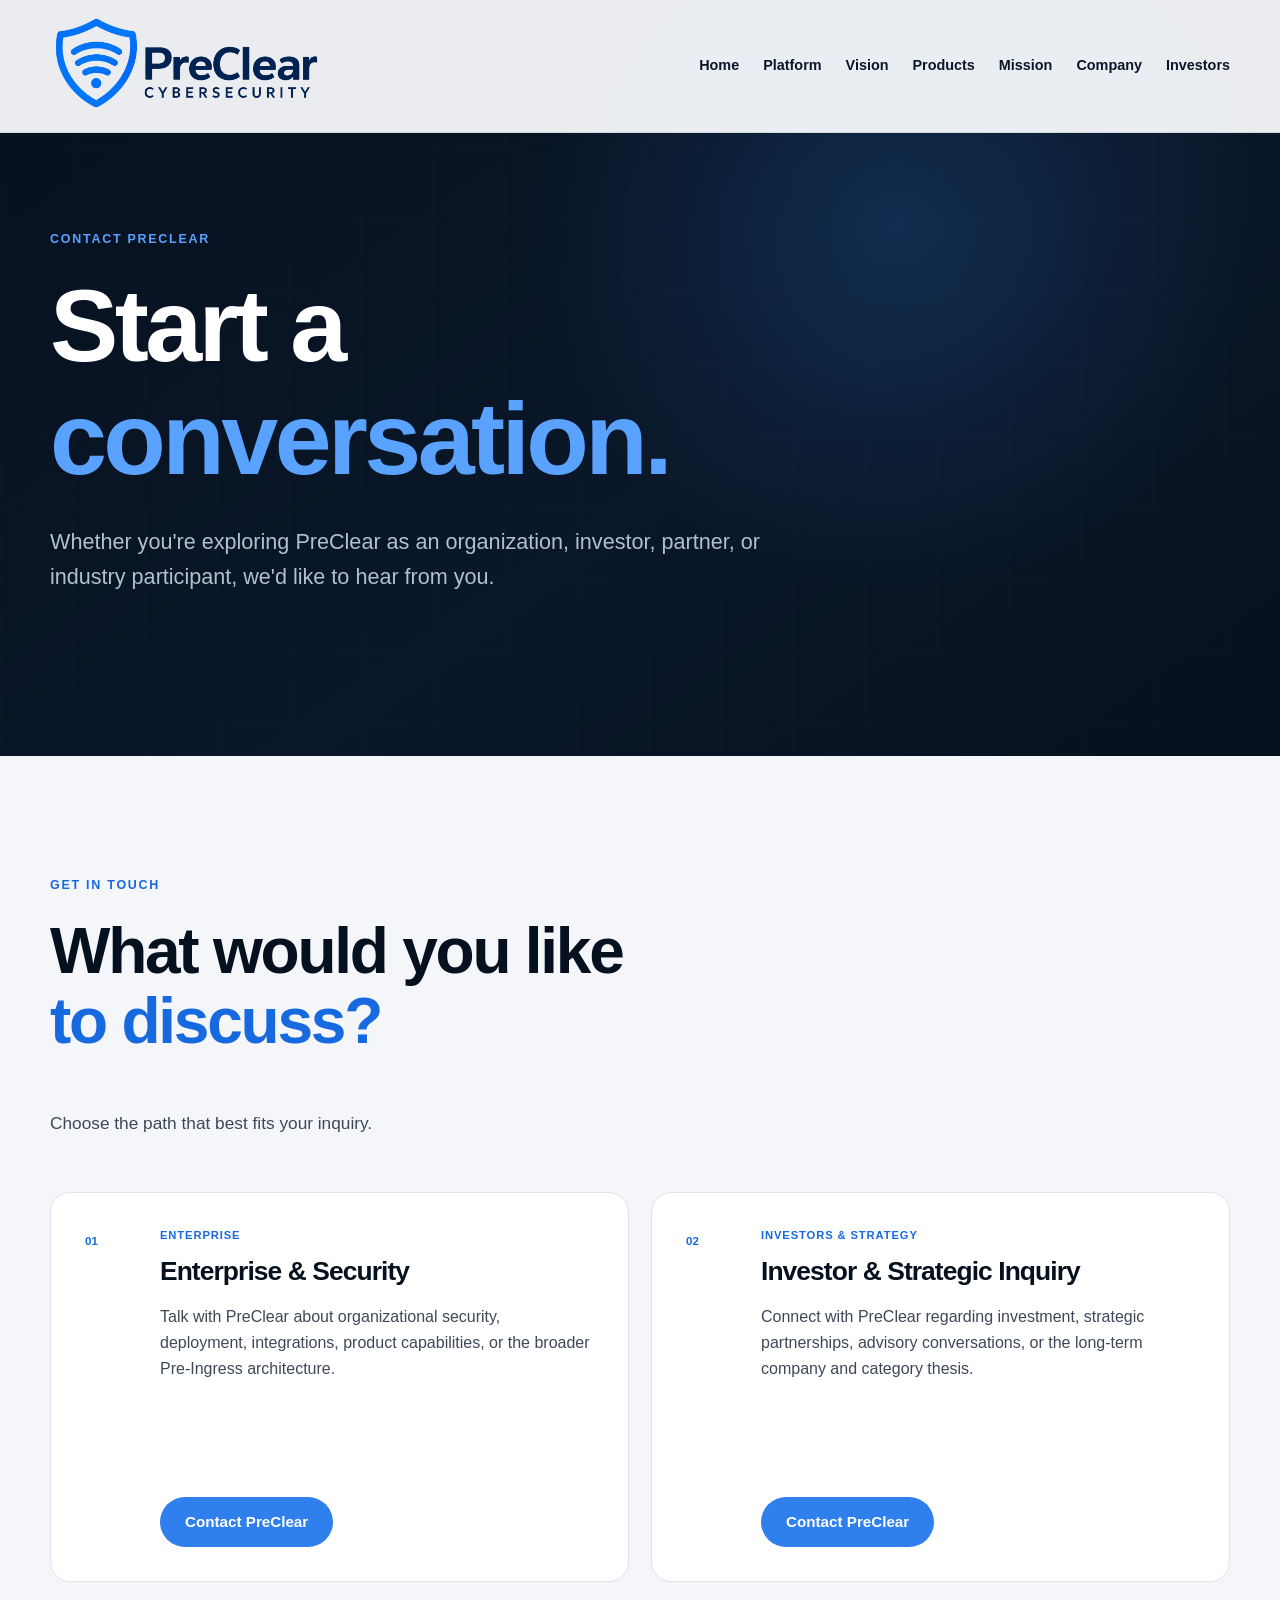
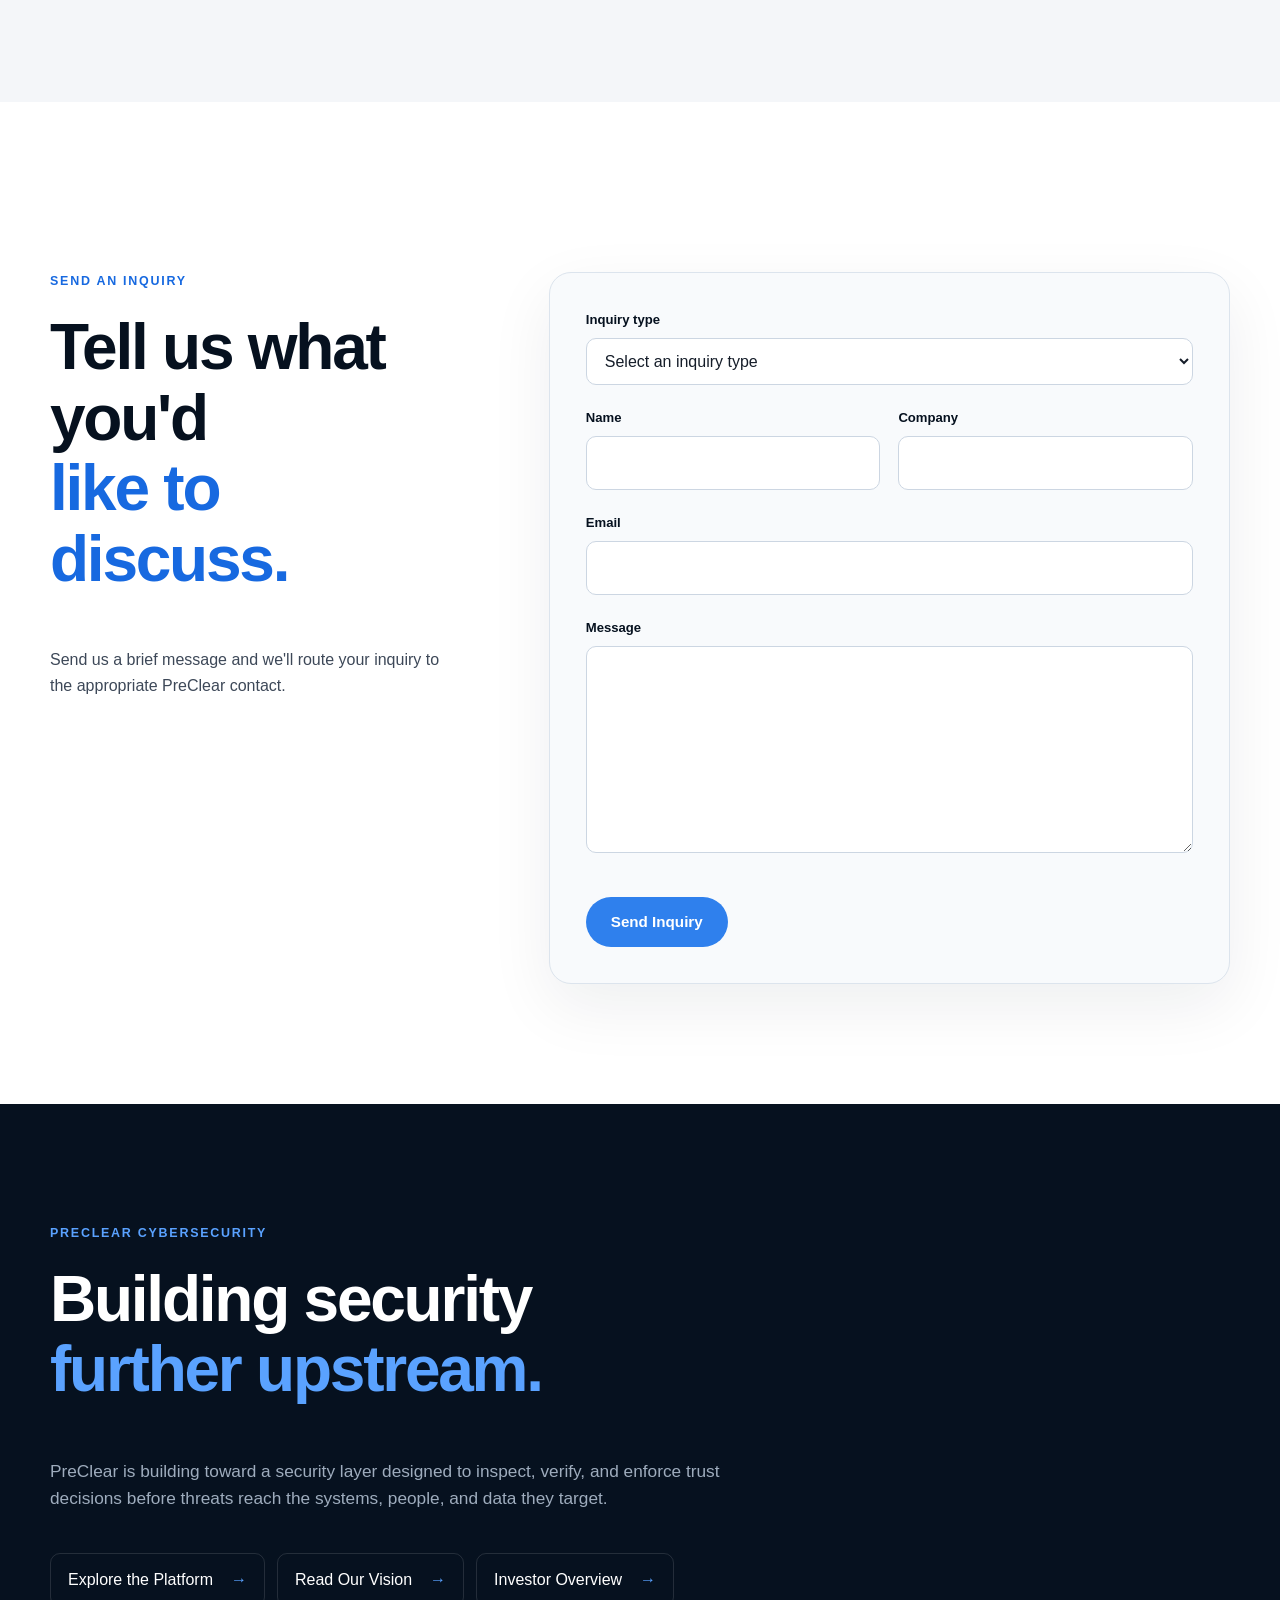
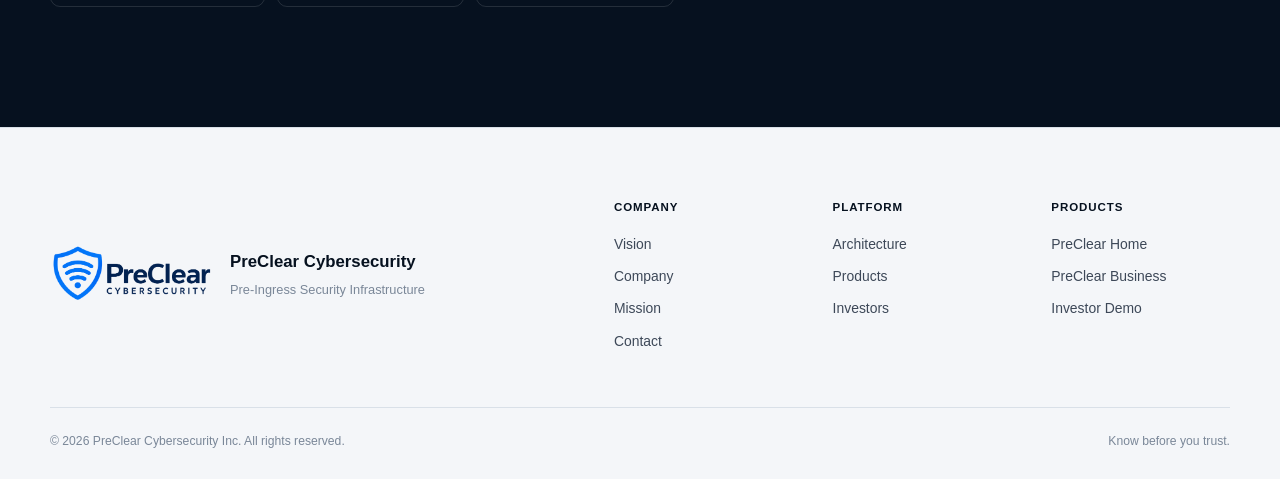
<file: contact.html>
<!DOCTYPE html>
<html lang="en">
<head>

    <!-- Privacy-friendly analytics by Plausible -->
    <script
        async
        src="https://plausible.io/js/pa-iaghS-wOOMRr7kMcbNe6V.js"
    ></script>

    <script
        src="/js/plausible-init.js"
        defer
    ></script>

    <link
        rel="icon"
        type="image/png"
        href="/static/preclear-shield.png"
    >

    <link
        rel="apple-touch-icon"
        href="/static/preclear-shield.png"
    >

    <meta charset="UTF-8">

    <meta
        name="viewport"
        content="width=device-width, initial-scale=1"
    >

    <link
        rel="canonical"
        href="https://www.preclearsecurity.com/contact.html"
    >

    <meta
        property="og:type"
        content="website"
    >

    <meta
        property="og:title"
        content="Contact | PreClear Cybersecurity"
    >

    <meta
        property="og:description"
        content="Start a conversation with PreClear Cybersecurity about enterprise security, investment, strategic partnerships, or the future of pre-ingress security."
    >

    <meta
        property="og:url"
        content="https://www.preclearsecurity.com/contact.html"
    >

    <meta
        property="og:image"
        content="https://www.preclearsecurity.com/static/preclear-social.png"
    >

    <meta
        property="og:image:alt"
        content="PreClear Cybersecurity - Pre-Ingress Security Infrastructure"
    >

    <meta
        name="twitter:card"
        content="summary_large_image"
    >

    <meta
        name="twitter:title"
        content="Contact | PreClear Cybersecurity"
    >

    <meta
        name="twitter:description"
        content="Start a conversation with PreClear Cybersecurity about enterprise security, investment, strategic partnerships, or pre-ingress security."
    >

    <meta
        name="twitter:image"
        content="https://www.preclearsecurity.com/static/preclear-social.png"
    >

    <title>
        Contact | PreClear Cybersecurity
    </title>

    <meta
        name="description"
        content="Contact PreClear Cybersecurity for enterprise security, investment, strategic partnership, analyst, media, or general inquiries."
    >

    <link
        rel="stylesheet"
        href="css/design-system.css"
    >

    <link
        rel="stylesheet"
        href="css/components.css"
    >

    <link
        rel="stylesheet"
        href="css/preclear-corporate.css"
    >

    <script
        src="https://challenges.cloudflare.com/turnstile/v0/api.js"
        async
        defer
    ></script>
</head>

<body>

    <header class="site-header">
        <div class="container site-header__inner">

            <a
                class="brand"
                href="index.html"
                aria-label="PreClear Cybersecurity home"
            >
                <img
                    class="brand__logo"
                    src="static/preclear_shield_logo.png"
                    alt="PreClear Cybersecurity"
                >
            </a>

            <nav
                class="site-nav"
                aria-label="Primary navigation"
            >
                <a href="index.html">
                    Home
                </a>

                <a href="platform.html">
                    Platform
                </a>

                <a href="vision.html">
                    Vision
                </a>

                <a href="products.html">
                    Products
                </a>

                <a href="mission.html">
                    Mission
                </a>

                <a href="company.html">
                    Company
                </a>

                <a href="investors.html">
                    Investors
                </a>
            </nav>

            <button
                class="mobile-nav-toggle"
                type="button"
                aria-label="Open navigation"
                aria-expanded="false"
            >
                <span></span>
                <span></span>
                <span></span>
            </button>

        </div>
    </header>


    <main>

        <section class="contact-hero">

            <div class="contact-hero__grid"></div>

            <div class="container contact-hero__inner">

                <div class="contact-hero__content">

                    <div class="eyebrow eyebrow--light">
                        Contact PreClear
                    </div>

                    <h1>
                        Start a
                        <span>
                            conversation.
                        </span>
                    </h1>

                    <p class="contact-hero__lead">
                        Whether you're exploring PreClear as an
                        organization, investor, partner, or industry
                        participant, we'd like to hear from you.
                    </p>

                </div>

            </div>

        </section>


        <section class="section section--contact-light">

            <div class="container">

                <div class="contact-intro">

                    <div class="eyebrow">
                        Get in touch
                    </div>

                    <h2>
                        What would you like
                        <span>
                            to discuss?
                        </span>
                    </h2>

                    <p>
                        Choose the path that best fits your inquiry.
                    </p>

                </div>


                <div class="contact-paths">

                    <article class="contact-path">

                        <div class="contact-path__number">
                            01
                        </div>

                        <div class="contact-path__content">

                            <span class="contact-path__label">
                                Enterprise
                            </span>

                            <h3>
                                Enterprise &amp;
                                Security
                            </h3>

                            <p>
                                Talk with PreClear about organizational
                                security, deployment, integrations,
                                product capabilities, or the broader
                                Pre-Ingress architecture.
                            </p>

                            <a
                                class="button button--primary"
                                href="#contact-form"
                            >
                                Contact PreClear
                            </a>

                        </div>

                    </article>


                    <article class="contact-path">

                        <div class="contact-path__number">
                            02
                        </div>

                        <div class="contact-path__content">

                            <span class="contact-path__label">
                                Investors &amp; Strategy
                            </span>

                            <h3>
                                Investor &amp;
                                Strategic Inquiry
                            </h3>

                            <p>
                                Connect with PreClear regarding investment,
                                strategic partnerships, advisory
                                conversations, or the long-term company
                                and category thesis.
                            </p>

                            <a
                                class="button button--primary"
                                href="#contact-form"
                            >
                                Contact PreClear
                            </a>

                        </div>

                    </article>

                </div>

            </div>

        </section>

        <div
            id="contact-status"
            class="container"
        ></div>

        <section
                class="section contact-form-section"
                id="contact-form"
            >
                <div class="container">

                    <div class="contact-form-layout">

                        <div class="contact-form-copy">

                            <div class="eyebrow">
                                Send an inquiry
                            </div>

                            <h2>
                                Tell us what you'd
                                <span>
                                    like to discuss.
                                </span>
                            </h2>

                            <p>
                                Send us a brief message and we'll route your
                                inquiry to the appropriate PreClear contact.
                            </p>

                        </div>


                        <form
                            class="contact-form"
                            action="/contact"
                            method="post"
                        >

                            <div class="contact-form__field">

                                <label for="inquiry_type">
                                    Inquiry type
                                </label>

                                <select
                                    id="inquiry_type"
                                    name="inquiry_type"
                                    required
                                >
                                    <option value="">
                                        Select an inquiry type
                                    </option>

                                    <option value="Enterprise / Security">
                                        Enterprise / Security
                                    </option>

                                    <option value="Investor / Funding">
                                        Investor / Funding
                                    </option>

                                    <option value="Strategic Partnership">
                                        Strategic Partnership
                                    </option>

                                    <option value="Analyst / Media">
                                        Analyst / Media
                                    </option>

                                    <option value="General Inquiry">
                                        General Inquiry
                                    </option>
                                </select>

                            </div>


                            <div class="contact-form__row">

                                <div class="contact-form__field">

                                    <label for="name">
                                        Name
                                    </label>

                                    <input
                                        id="name"
                                        name="name"
                                        type="text"
                                        autocomplete="name"
                                        required
                                    >

                                </div>


                                <div class="contact-form__field">

                                    <label for="company">
                                        Company
                                    </label>

                                    <input
                                        id="company"
                                        name="company"
                                        type="text"
                                        autocomplete="organization"
                                    >

                                </div>

                            </div>


                            <div class="contact-form__field">

                                <label for="email">
                                    Email
                                </label>

                                <input
                                    id="email"
                                    name="email"
                                    type="email"
                                    autocomplete="email"
                                    required
                                >

                            </div>


                            <div class="contact-form__field">

                                <label for="message">
                                    Message
                                </label>

                                <textarea
                                    id="message"
                                    name="message"
                                    rows="7"
                                    required
                                ></textarea>

                            </div>


                            <div
                                class="contact-form__honeypot"
                                aria-hidden="true"
                            >
                                <label for="website">
                                    Website
                                </label>

                                <input
                                    id="website"
                                    name="website"
                                    type="text"
                                    tabindex="-1"
                                    autocomplete="off"
                                >
                            </div>

                            <div class="contact-form__turnstile">

                                <div
                                    class="cf-turnstile"
                                    data-sitekey="0x4AAAAAAE8XLBDNHDvpzr7_"
                                    data-theme="light"
                                    data-action="corporate_contact"
                                ></div>

                            </div>

                            <button
                                class="button button--primary"
                                type="submit"
                            >
                                Send Inquiry
                            </button>

                        </form>

                    </div>

                </div>
            </section>


        <section class="section section--contact-dark">

            <div class="container">

                <div class="contact-philosophy">

                    <div class="eyebrow eyebrow--light">
                        PreClear Cybersecurity
                    </div>

                    <h2>
                        Building security
                        <span>
                            further upstream.
                        </span>
                    </h2>

                    <p>
                        PreClear is building toward a security layer
                        designed to inspect, verify, and enforce trust
                        decisions before threats reach the systems,
                        people, and data they target.
                    </p>

                    <div class="contact-philosophy__links">

                        <a href="platform.html">
                            Explore the Platform
                            <span>→</span>
                        </a>

                        <a href="vision.html">
                            Read Our Vision
                            <span>→</span>
                        </a>

                        <a href="investors.html">
                            Investor Overview
                            <span>→</span>
                        </a>

                    </div>

                </div>

            </div>

        </section>

    </main>


    <footer class="site-footer">

        <div class="container">

            <div class="site-footer__main">

                <div class="footer-brand">

                    <img
                        class="footer-brand__logo"
                        src="static/preclear_shield_logo.png"
                        alt="PreClear Cybersecurity"
                    >

                    <div>

                        <strong>
                            PreClear Cybersecurity
                        </strong>

                        <p>
                            Pre-Ingress Security Infrastructure
                        </p>

                    </div>

                </div>


                <div class="footer-nav">

                    <div class="footer-nav__group">

                        <span>
                            Company
                        </span>

                        <a href="vision.html">
                            Vision
                        </a>

                        <a href="company.html">
                            Company
                        </a>

                        <a href="mission.html">
                            Mission
                        </a>

                        <a href="contact.html">
                            Contact
                        </a>

                    </div>


                    <div class="footer-nav__group">

                        <span>
                            Platform
                        </span>

                        <a href="platform.html">
                            Architecture
                        </a>

                        <a href="products.html">
                            Products
                        </a>

                        <a href="investors.html">
                            Investors
                        </a>

                    </div>


                    <div class="footer-nav__group">

                        <span>
                            Products
                        </span>

                        <a
                            href="https://preclearhome.com"
                            target="_blank"
                            rel="noopener"
                        >
                            PreClear Home
                        </a>

                        <a
                            href="https://www.preclearbusiness.com"
                            target="_blank"
                            rel="noopener"
                        >
                            PreClear Business
                        </a>

                        <a
                            href="https://preclear-demo.onrender.com"
                            target="_blank"
                            rel="noopener"
                        >
                            Investor Demo
                        </a>

                    </div>

                </div>

            </div>


            <div class="site-footer__bottom">

                <p>
                    © <span id="current-year"></span>
                    PreClear Cybersecurity Inc.
                    All rights reserved.
                </p>

                <p>
                    Know before you trust.
                </p>

            </div>

        </div>

    </footer>


    <script src="js/main.js"></script>

</body>
</html>
</file>
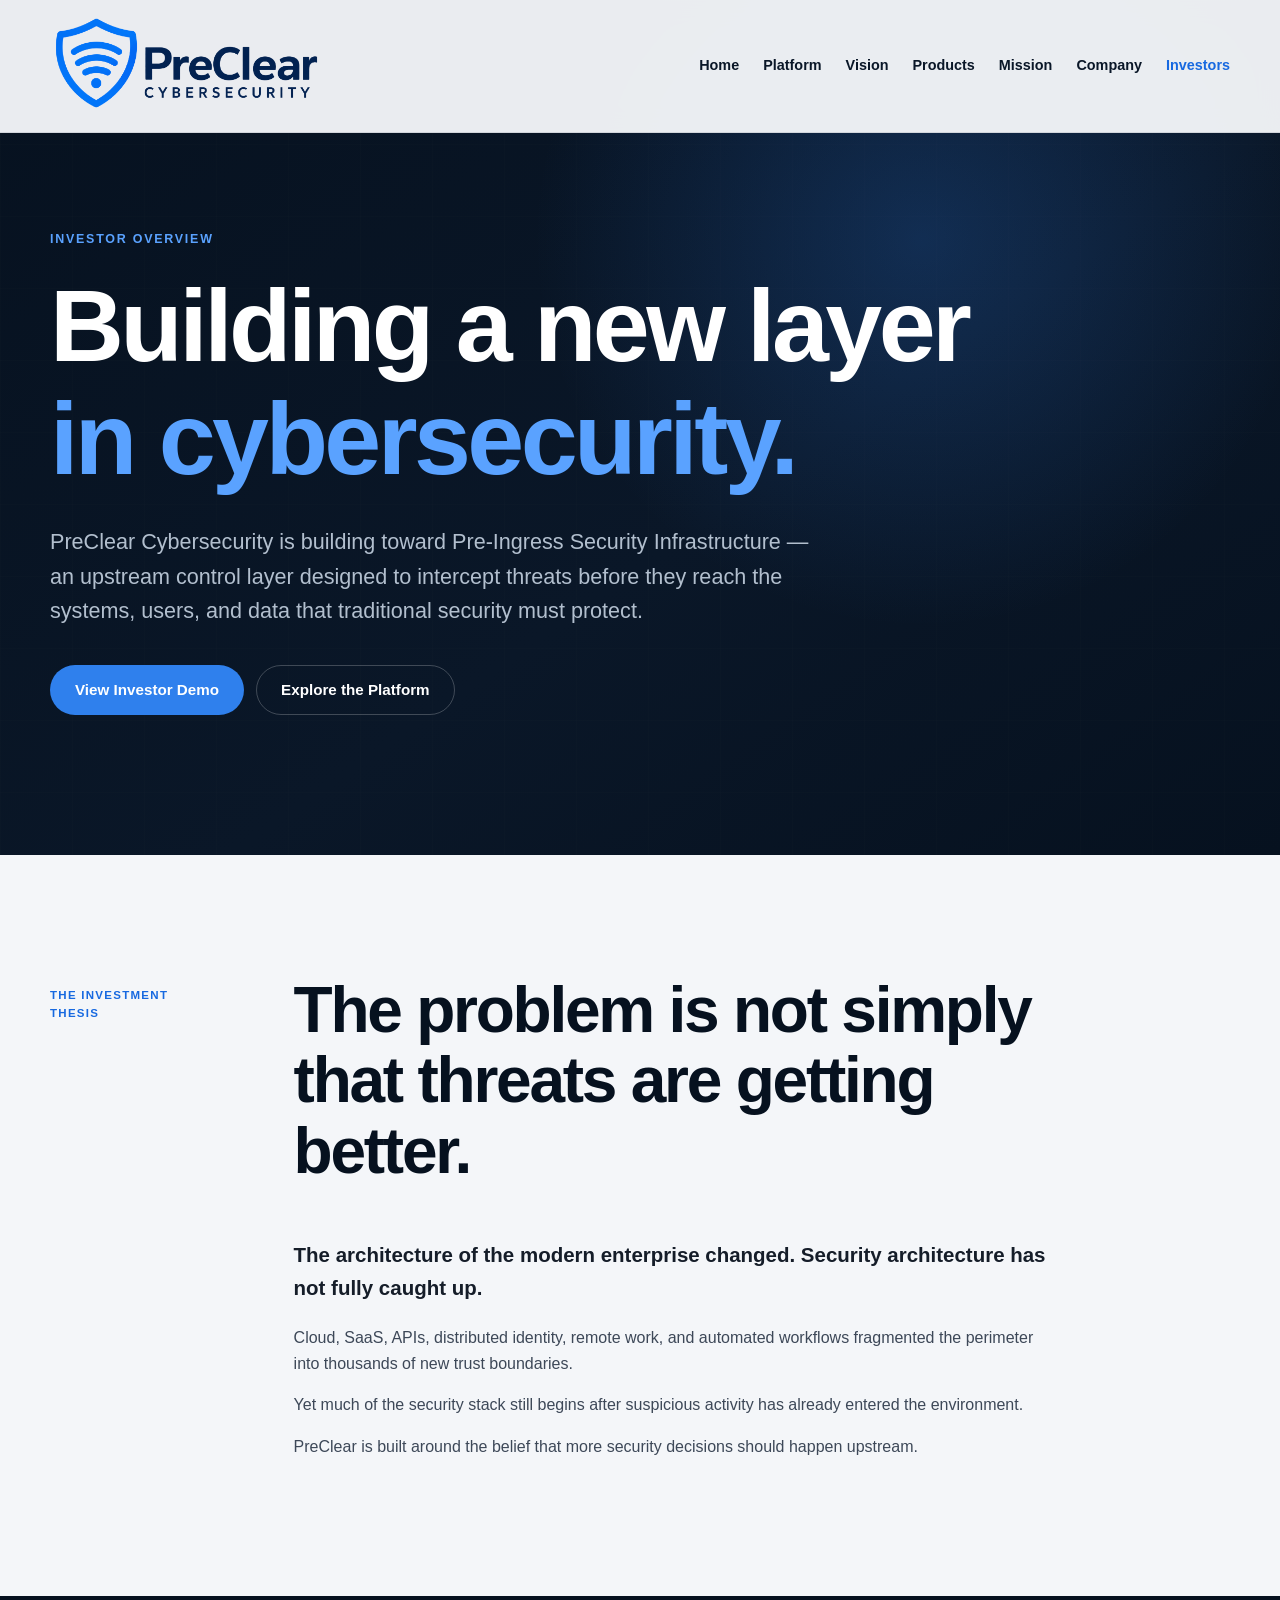
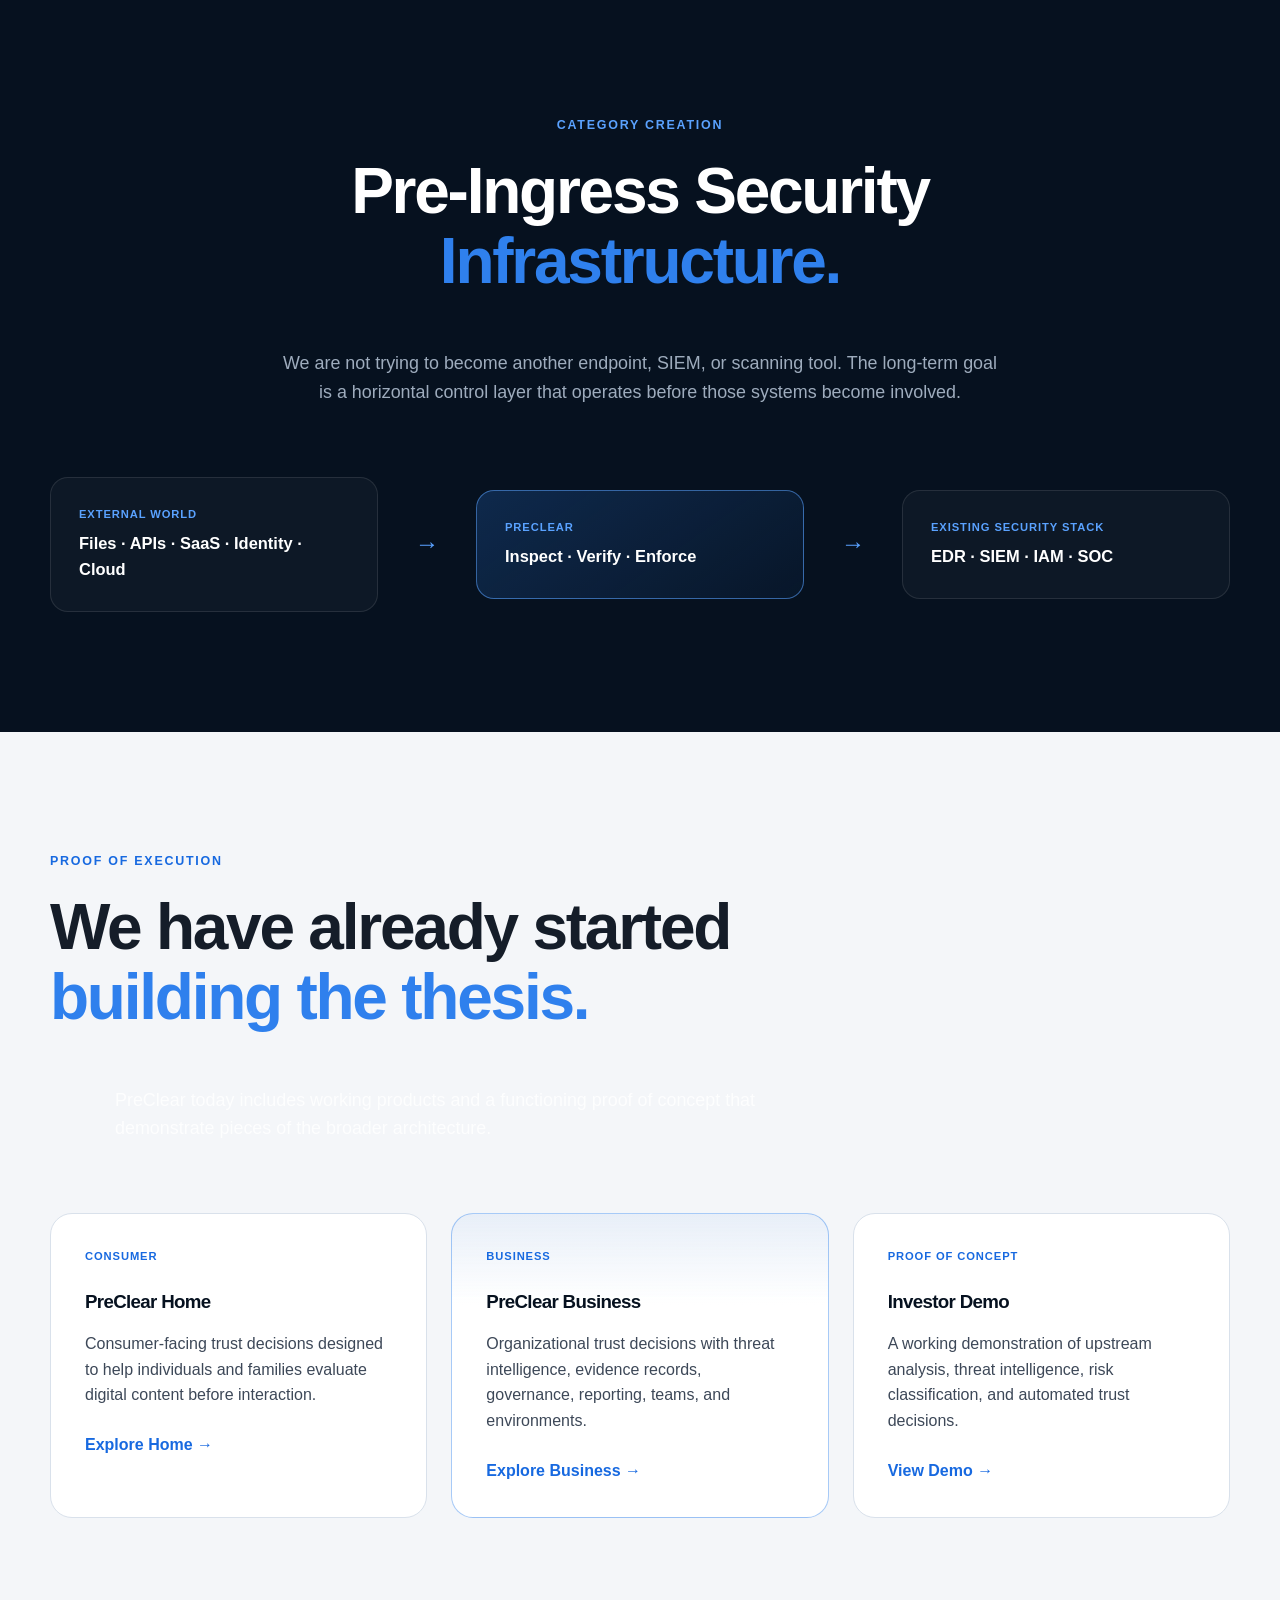
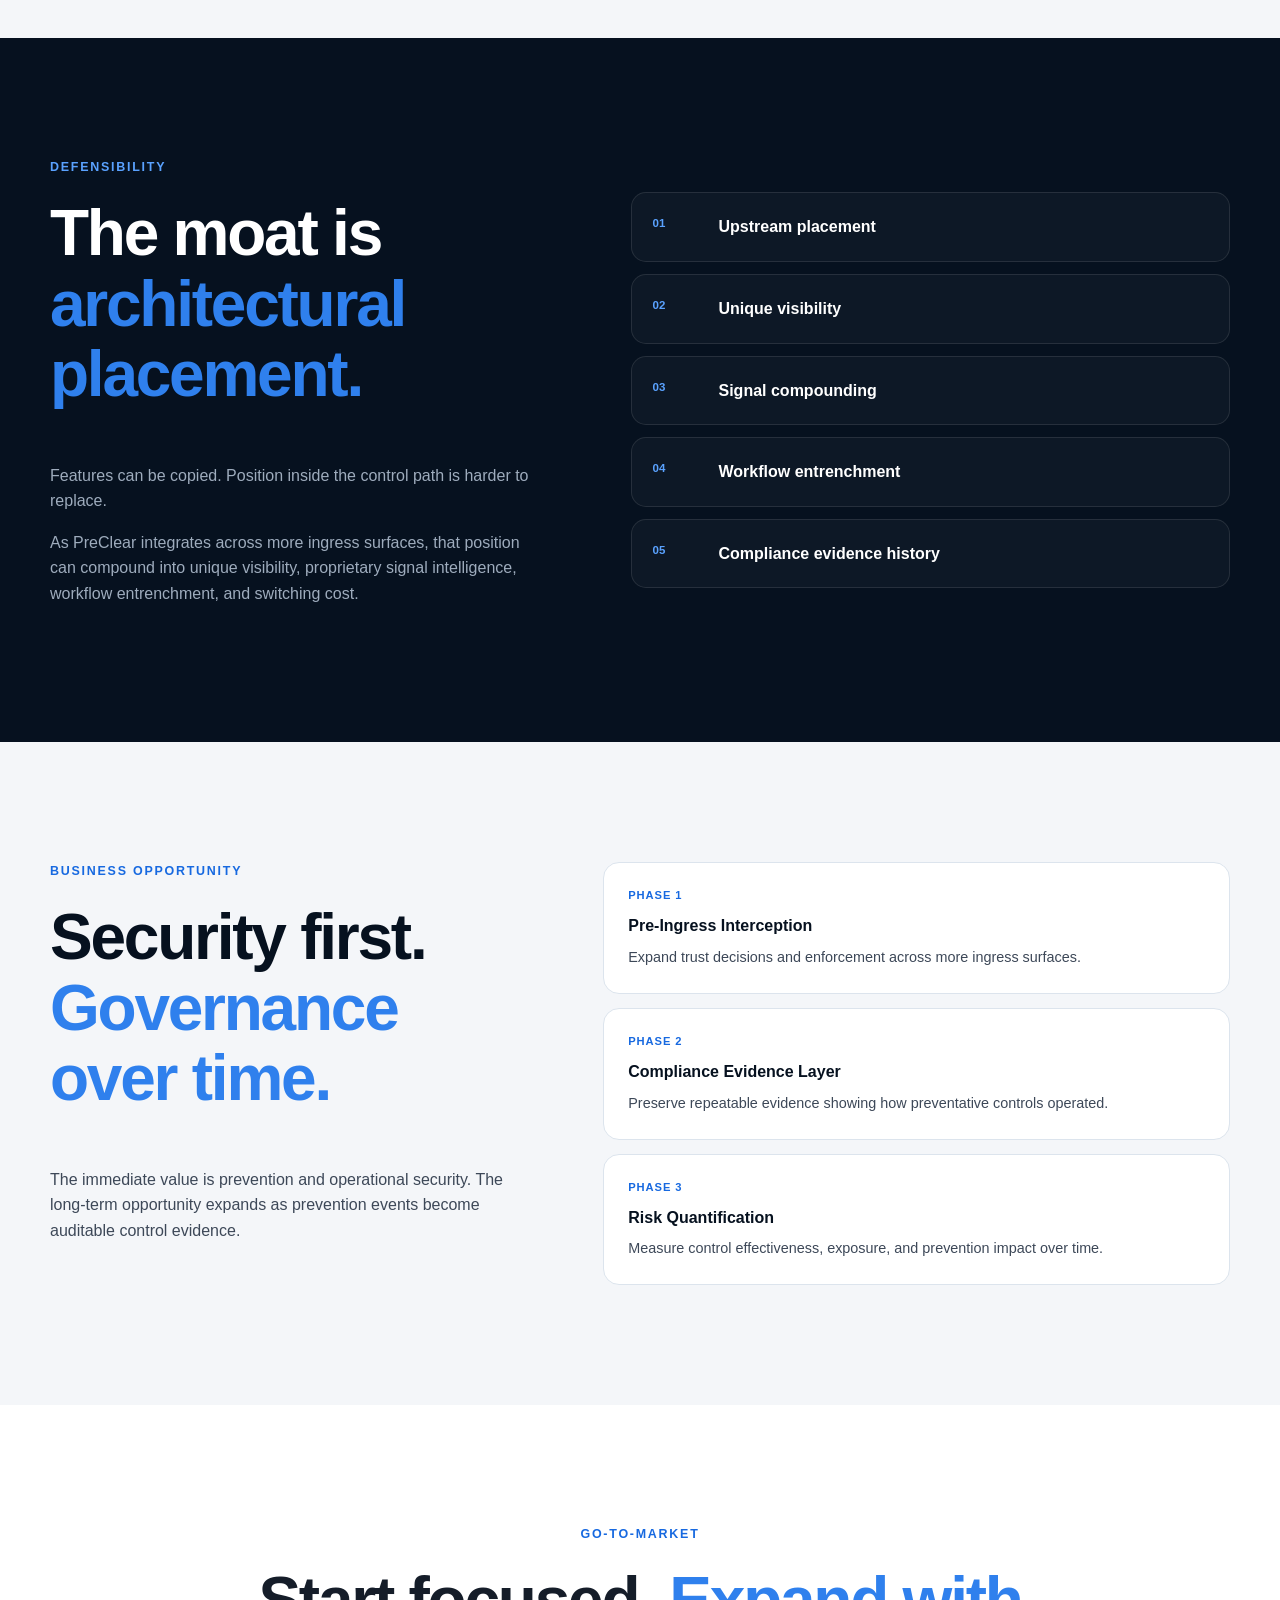
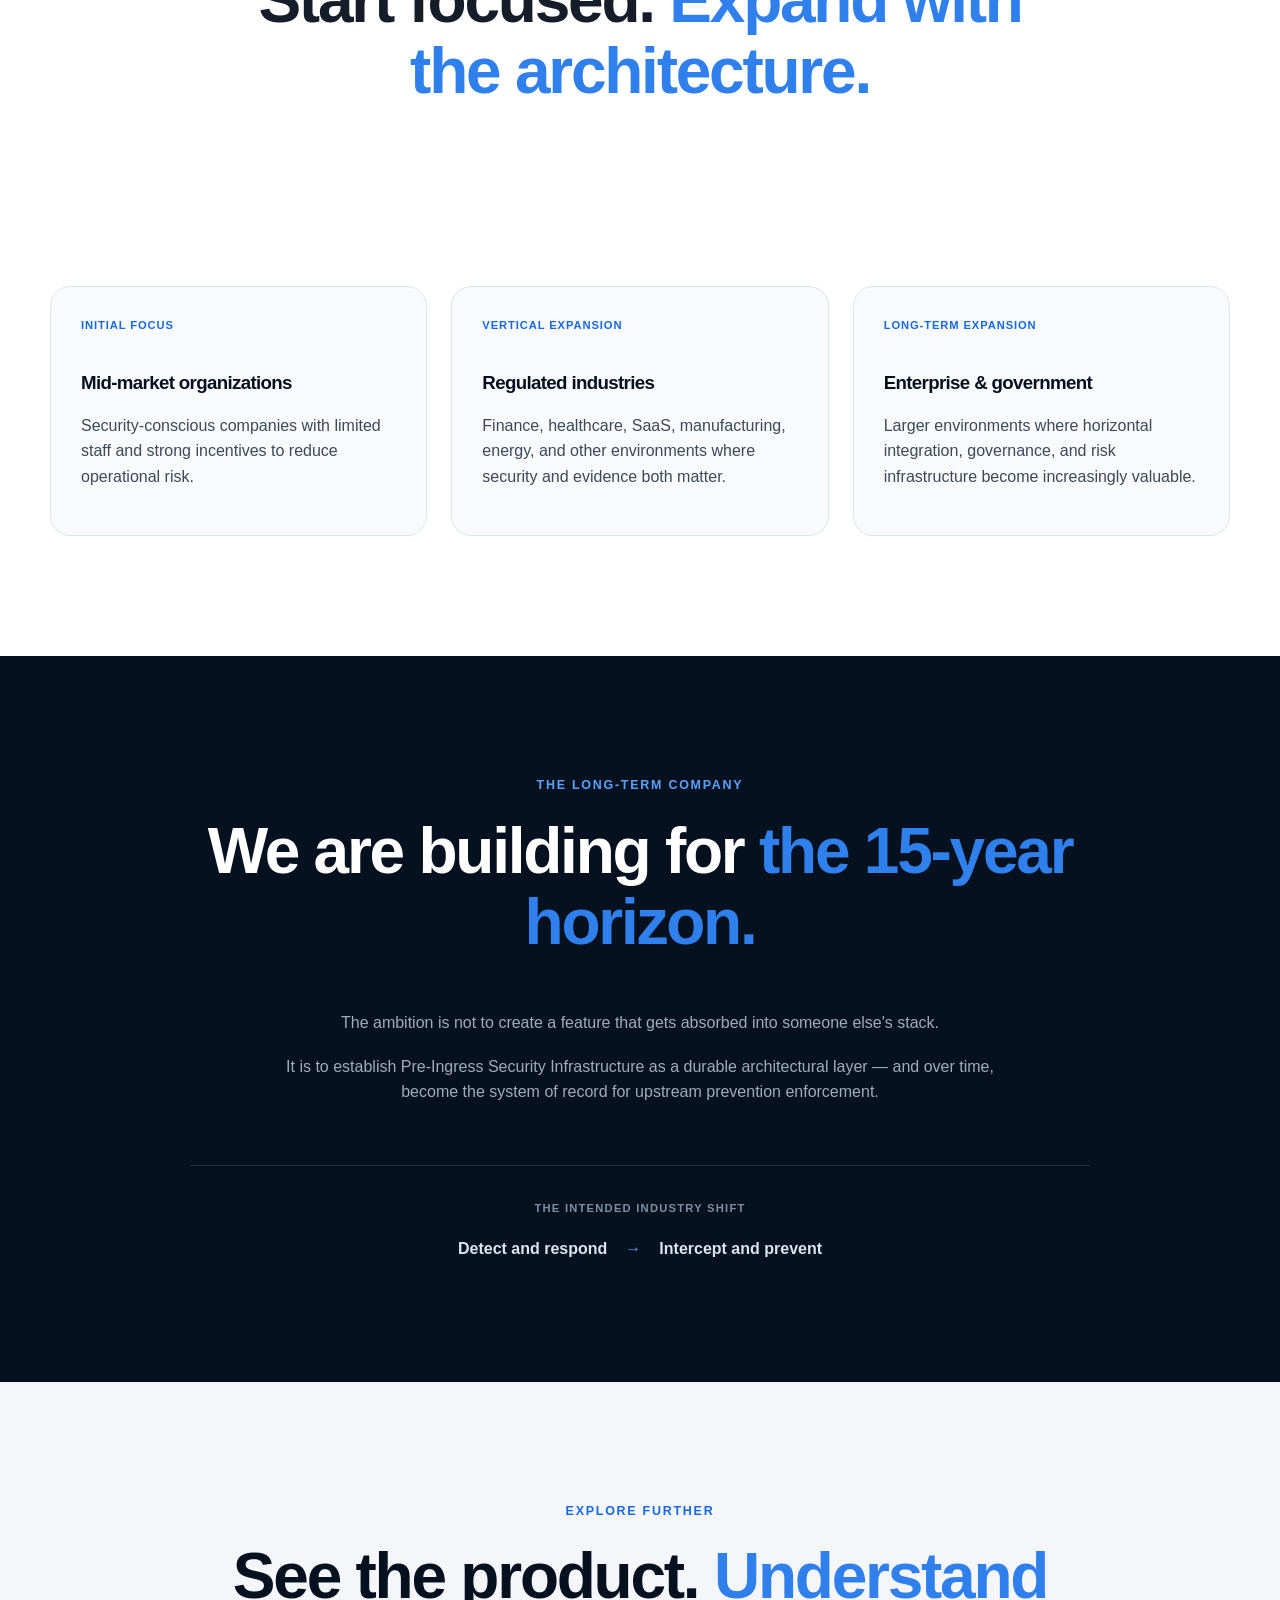
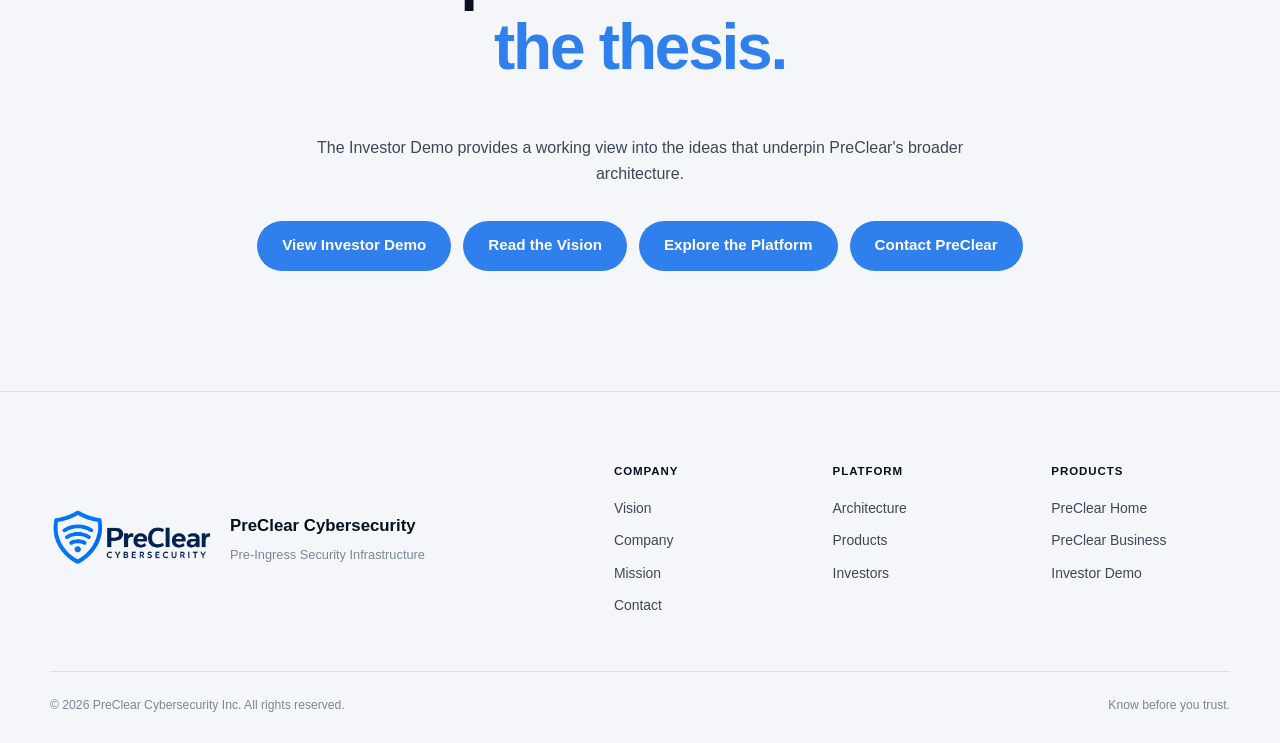
<file: investors.html>
<!DOCTYPE html>
<html lang="en">
<head>

    <!-- Privacy-friendly analytics by Plausible -->
    <script
        async
        src="https://plausible.io/js/pa-iaghS-wOOMRr7kMcbNe6V.js"
    ></script>

    <script
        src="/js/plausible-init.js"
        defer
    ></script>



    <link
        rel="icon"
        type="image/png"
        href="/static/preclear-shield.png"
    >

    <link
        rel="apple-touch-icon"
        href="/static/preclear-shield.png"
    >

    <meta charset="UTF-8">

    <meta
        name="viewport"
        content="width=device-width, initial-scale=1"
    >

    <link
        rel="canonical"
        href="https://www.preclearsecurity.com/investors.html"
    >

    <meta
        property="og:type"
        content="website"
    >

    <meta
        property="og:title"
        content="Investors | PreClear Cybersecurity"
    >

    <meta
        property="og:description"
        content="Explore the investment thesis behind PreClear Cybersecurity, its pre-ingress security category, architectural positioning, product execution, and long-term platform vision."
    >

    <meta
        property="og:url"
        content="https://www.preclearsecurity.com/investors.html"
    >

    <meta
        property="og:image"
        content="https://www.preclearsecurity.com/static/preclear-social.png"
    >

    <meta
        property="og:image:alt"
        content="PreClear Cybersecurity - Pre-Ingress Security Infrastructure"
    >

    <meta
        name="twitter:card"
        content="summary_large_image"
    >

    <meta
        name="twitter:title"
        content="Investors | PreClear Cybersecurity"
    >

    <meta
        name="twitter:description"
        content="Explore PreClear's investment thesis, architectural positioning, product execution, and long-term vision for pre-ingress security infrastructure."
    >

    <meta
        name="twitter:image"
        content="https://www.preclearsecurity.com/static/preclear-social.png"
    >

    <title>
        Investors | PreClear Cybersecurity
    </title>

    <meta
        name="description"
        content="Explore the investment thesis behind PreClear Cybersecurity, its pre-ingress security category, architectural positioning, product execution, and long-term platform vision."
    >

    <link
        rel="stylesheet"
        href="css/design-system.css"
    >

    <link
        rel="stylesheet"
        href="css/components.css"
    >

    <link
        rel="stylesheet"
        href="css/preclear-corporate.css"
    >
</head>

<body>

    <header class="site-header">
        <div class="container site-header__inner">

            <a
                class="brand"
                href="index.html"
                aria-label="PreClear Cybersecurity home"
            >
                <img
                    class="brand__logo"
                    src="static/preclear_shield_logo.png"
                    alt="PreClear Cybersecurity"
                >
            </a>

            <nav
                class="site-nav"
                aria-label="Primary navigation"
            >
                <a href="index.html">
                    Home
                </a>

                <a href="platform.html">
                    Platform
                </a>

                <a href="vision.html">
                    Vision
                </a>

                <a href="products.html">
                    Products
                </a>

                <a href="mission.html">
                    Mission
                </a>

                <a href="company.html">
                    Company
                </a>

                <a  class="site-nav__active"
                    href="investors.html">
                    Investors
                </a>

            </nav>

            <button
                class="mobile-nav-toggle"
                type="button"
                aria-label="Open navigation"
                aria-expanded="false"
            >
                <span></span>
                <span></span>
                <span></span>
            </button>

        </div>
    </header>


    <main>

        <section class="investor-hero">

            <div class="investor-hero__grid"></div>

            <div class="container investor-hero__inner">

                <div class="investor-hero__content">

                    <div class="eyebrow eyebrow--light">
                        Investor Overview
                    </div>

                    <h1>
                        Building a new layer
                        <span>
                            in cybersecurity.
                        </span>
                    </h1>

                    <p class="investor-hero__lead">
                        PreClear Cybersecurity is building toward
                        Pre-Ingress Security Infrastructure — an upstream
                        control layer designed to intercept threats before
                        they reach the systems, users, and data that
                        traditional security must protect.
                    </p>

                    <div class="investor-hero__actions">

                        <a
                            class="button button--primary"
                            href="https://preclear-demo.onrender.com"
                            target="_blank"
                            rel="noopener"
                        >
                            View Investor Demo
                        </a>

                        <a
                            class="button button--light-outline"
                            href="platform.html"
                        >
                            Explore the Platform
                        </a>

                    </div>

                </div>

            </div>

        </section>


        <section class="section section--investor-light">

            <div class="container">

                <div class="investor-thesis">

                    <div class="investor-thesis__label">
                        The investment thesis
                    </div>

                    <div class="investor-thesis__content">

                        <h2>
                            The problem is not simply
                            that threats are getting better.
                        </h2>

                        <p class="investor-thesis__lead">
                            The architecture of the modern enterprise changed.
                            Security architecture has not fully caught up.
                        </p>

                        <p>
                            Cloud, SaaS, APIs, distributed identity, remote
                            work, and automated workflows fragmented the
                            perimeter into thousands of new trust boundaries.
                        </p>

                        <p>
                            Yet much of the security stack still begins after
                            suspicious activity has already entered the
                            environment.
                        </p>

                        <p>
                            PreClear is built around the belief that more
                            security decisions should happen upstream.
                        </p>

                    </div>

                </div>

            </div>

        </section>


        <section class="section section--investor-dark">

            <div class="container">

                <div class="section-heading section-heading--center">

                    <div class="eyebrow eyebrow--light">
                        Category creation
                    </div>

                    <h2>
                        Pre-Ingress Security
                        <span>
                            Infrastructure.
                        </span>
                    </h2>

                    <p>
                        We are not trying to become another endpoint,
                        SIEM, or scanning tool. The long-term goal is a
                        horizontal control layer that operates before those
                        systems become involved.
                    </p>

                </div>


                <div class="investor-category-flow">

                    <div class="investor-category-node">
                        <span>
                            External world
                        </span>

                        <strong>
                            Files · APIs · SaaS · Identity · Cloud
                        </strong>
                    </div>

                    <div class="investor-category-arrow">
                        →
                    </div>

                    <div class="investor-category-node investor-category-node--active">
                        <span>
                            PreClear
                        </span>

                        <strong>
                            Inspect · Verify · Enforce
                        </strong>
                    </div>

                    <div class="investor-category-arrow">
                        →
                    </div>

                    <div class="investor-category-node">
                        <span>
                            Existing security stack
                        </span>

                        <strong>
                            EDR · SIEM · IAM · SOC
                        </strong>
                    </div>

                </div>

            </div>

        </section>


        <section class="section section--investor-light">

            <div class="container">

                <div class="section-heading">

                    <div class="eyebrow">
                        Proof of execution
                    </div>

                    <h2>
                        We have already started
                        <span>
                            building the thesis.
                        </span>
                    </h2>

                    <p>
                        PreClear today includes working products and a
                        functioning proof of concept that demonstrate pieces
                        of the broader architecture.
                    </p>

                </div>


                <div class="investor-proof-grid">

                    <article class="investor-proof-card">

                        <span>
                            Consumer
                        </span>

                        <h3>
                            PreClear Home
                        </h3>

                        <p>
                            Consumer-facing trust decisions designed to help
                            individuals and families evaluate digital content
                            before interaction.
                        </p>

                        <a
                            href="https://preclearhome.com"
                            target="_blank"
                            rel="noopener"
                        >
                            Explore Home →
                        </a>

                    </article>


                    <article class="investor-proof-card investor-proof-card--featured">

                        <span>
                            Business
                        </span>

                        <h3>
                            PreClear Business
                        </h3>

                        <p>
                            Organizational trust decisions with threat
                            intelligence, evidence records, governance,
                            reporting, teams, and environments.
                        </p>

                        <a
                            href="https://www.preclearbusiness.com"
                            target="_blank"
                            rel="noopener"
                        >
                            Explore Business →
                        </a>

                    </article>


                    <article class="investor-proof-card">

                        <span>
                            Proof of Concept
                        </span>

                        <h3>
                            Investor Demo
                        </h3>

                        <p>
                            A working demonstration of upstream analysis,
                            threat intelligence, risk classification, and
                            automated trust decisions.
                        </p>

                        <a
                            href="https://preclear-demo.onrender.com"
                            target="_blank"
                            rel="noopener"
                        >
                            View Demo →
                        </a>

                    </article>

                </div>

            </div>

        </section>


        <section class="section section--investor-dark">

            <div class="container">

                <div class="investor-moat">

                    <div class="investor-moat__copy">

                        <div class="eyebrow eyebrow--light">
                            Defensibility
                        </div>

                        <h2>
                            The moat is
                            <span>
                                architectural placement.
                            </span>
                        </h2>

                        <p>
                            Features can be copied. Position inside the
                            control path is harder to replace.
                        </p>

                        <p>
                            As PreClear integrates across more ingress
                            surfaces, that position can compound into unique
                            visibility, proprietary signal intelligence,
                            workflow entrenchment, and switching cost.
                        </p>

                    </div>


                    <div class="investor-moat__steps">

                        <article>
                            <span>01</span>
                            <strong>Upstream placement</strong>
                        </article>

                        <article>
                            <span>02</span>
                            <strong>Unique visibility</strong>
                        </article>

                        <article>
                            <span>03</span>
                            <strong>Signal compounding</strong>
                        </article>

                        <article>
                            <span>04</span>
                            <strong>Workflow entrenchment</strong>
                        </article>

                        <article>
                            <span>05</span>
                            <strong>Compliance evidence history</strong>
                        </article>

                    </div>

                </div>

            </div>

        </section>


        <section class="section section--investor-light">

            <div class="container">

                <div class="investor-opportunity">

                    <div class="investor-opportunity__copy">

                        <div class="eyebrow">
                            Business opportunity
                        </div>

                        <h2>
                            Security first.
                            <span>
                                Governance over time.
                            </span>
                        </h2>

                        <p>
                            The immediate value is prevention and operational
                            security. The long-term opportunity expands as
                            prevention events become auditable control
                            evidence.
                        </p>

                    </div>


                    <div class="investor-opportunity__path">

                        <article>
                            <span>
                                Phase 1
                            </span>

                            <strong>
                                Pre-Ingress Interception
                            </strong>

                            <p>
                                Expand trust decisions and enforcement across
                                more ingress surfaces.
                            </p>
                        </article>

                        <article>
                            <span>
                                Phase 2
                            </span>

                            <strong>
                                Compliance Evidence Layer
                            </strong>

                            <p>
                                Preserve repeatable evidence showing how
                                preventative controls operated.
                            </p>
                        </article>

                        <article>
                            <span>
                                Phase 3
                            </span>

                            <strong>
                                Risk Quantification
                            </strong>

                            <p>
                                Measure control effectiveness, exposure, and
                                prevention impact over time.
                            </p>
                        </article>

                    </div>

                </div>

            </div>

        </section>


        <section class="section section--investor-market">

            <div class="container">

                <div class="section-heading section-heading--center">

                    <div class="eyebrow">
                        Go-to-market
                    </div>

                    <h2>
                        Start focused.
                        <span>
                            Expand with the architecture.
                        </span>
                    </h2>

                    <p>
                        The strategy is to use practical, high-value trust
                        decisions as the wedge and expand toward broader
                        enterprise control points over time.
                    </p>

                </div>


                <div class="investor-market-grid">

                    <article>
                        <span>Initial focus</span>

                        <h3>
                            Mid-market organizations
                        </h3>

                        <p>
                            Security-conscious companies with limited staff
                            and strong incentives to reduce operational risk.
                        </p>
                    </article>

                    <article>
                        <span>Vertical expansion</span>

                        <h3>
                            Regulated industries
                        </h3>

                        <p>
                            Finance, healthcare, SaaS, manufacturing, energy,
                            and other environments where security and evidence
                            both matter.
                        </p>
                    </article>

                    <article>
                        <span>Long-term expansion</span>

                        <h3>
                            Enterprise & government
                        </h3>

                        <p>
                            Larger environments where horizontal integration,
                            governance, and risk infrastructure become
                            increasingly valuable.
                        </p>
                    </article>

                </div>

            </div>

        </section>


        <section class="section section--investor-dark">

            <div class="container">

                <div class="investor-longterm">

                    <div class="eyebrow eyebrow--light">
                        The long-term company
                    </div>

                    <h2>
                        We are building for
                        <span>
                            the 15-year horizon.
                        </span>
                    </h2>

                    <p>
                        The ambition is not to create a feature that gets
                        absorbed into someone else's stack.
                    </p>

                    <p>
                        It is to establish Pre-Ingress Security Infrastructure
                        as a durable architectural layer — and over time,
                        become the system of record for upstream prevention
                        enforcement.
                    </p>

                    <div class="investor-longterm__statement">
                        <span>
                            The intended industry shift
                        </span>

                        <strong>
                            Detect and respond
                        </strong>

                        <div>
                            →
                        </div>

                        <strong>
                            Intercept and prevent
                        </strong>
                    </div>

                </div>

            </div>

        </section>


        <section class="section section--investor-close-page">

            <div class="container">

                <div class="investor-page-close">

                    <div class="eyebrow">
                        Explore further
                    </div>

                    <h2>
                        See the product.
                        <span>
                            Understand the thesis.
                        </span>
                    </h2>

                    <p>
                        The Investor Demo provides a working view into the
                        ideas that underpin PreClear's broader architecture.
                    </p>

                    <div class="investor-page-close__actions">

                        <a
                            class="button button--primary"
                            href="https://preclear-demo.onrender.com"
                            target="_blank"
                            rel="noopener"
                        >
                            View Investor Demo
                        </a>

                        <a
                            class="button button--primary"
                            href="vision.html"
                        >
                            Read the Vision
                        </a>

                        <a
                            class="button button--primary"
                            href="platform.html"
                        >
                            Explore the Platform
                        </a>

                        <a
                            class="button button--primary"
                            href="contact.html"
                        >
                            Contact PreClear
                        </a>

                    </div>

                </div>

            </div>

        </section>

    </main>


    <footer class="site-footer">

        <div class="container">

            <div class="site-footer__main">

                <div class="footer-brand">

                    <img
                        class="footer-brand__logo"
                        src="static/preclear_shield_logo.png"
                        alt="PreClear Cybersecurity"
                    >

                    <div>

                        <strong>
                            PreClear Cybersecurity
                        </strong>

                        <p>
                            Pre-Ingress Security Infrastructure
                        </p>

                    </div>

                </div>


                <div class="footer-nav">

                    <div class="footer-nav__group">

                        <span>
                            Company
                        </span>

                        <a href="vision.html">
                            Vision
                        </a>

                        <a href="company.html">
                            Company
                        </a>

                        <a href="mission.html">
                            Mission
                        </a>

                        <a href="contact.html">
                            Contact
                        </a>

                    </div>


                    <div class="footer-nav__group">

                        <span>
                            Platform
                        </span>

                        <a href="platform.html">
                            Architecture
                        </a>

                        <a href="products.html">
                            Products
                        </a>

                        <a href="investors.html">
                            Investors
                        </a>

                    </div>


                    <div class="footer-nav__group">

                        <span>
                            Products
                        </span>

                        <a
                            href="https://preclearhome.com"
                            target="_blank"
                            rel="noopener"
                        >
                            PreClear Home
                        </a>

                        <a
                            href="https://www.preclearbusiness.com"
                            target="_blank"
                            rel="noopener"
                        >
                            PreClear Business
                        </a>

                        <a
                            href="https://preclear-demo.onrender.com"
                            target="_blank"
                            rel="noopener"
                        >
                            Investor Demo
                        </a>

                    </div>

                </div>

            </div>


            <div class="site-footer__bottom">

                <p>
                    © <span id="current-year"></span>
                    PreClear Cybersecurity Inc.
                    All rights reserved.
                </p>

                <p>
                    Know before you trust.
                </p>

            </div>

        </div>

    </footer>


    <script src="js/main.js"></script>

</body>
</html>
</file>
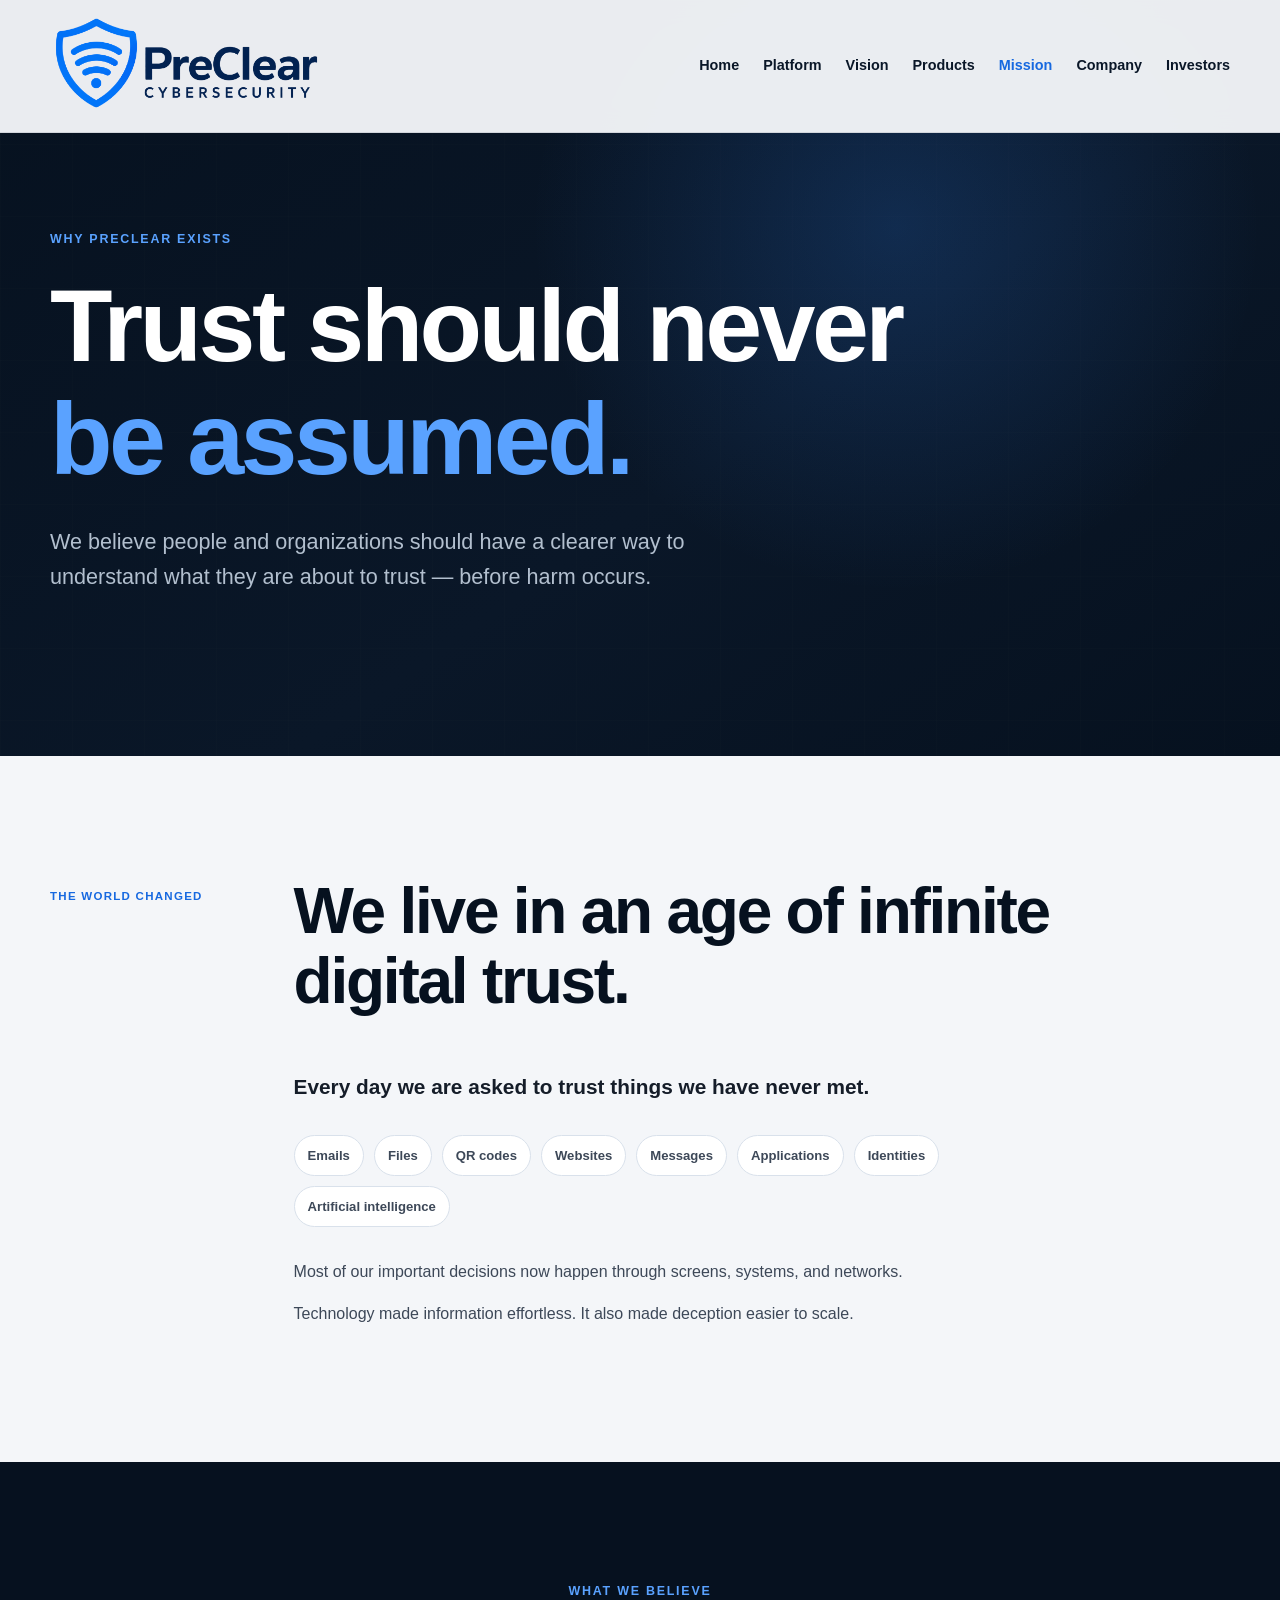
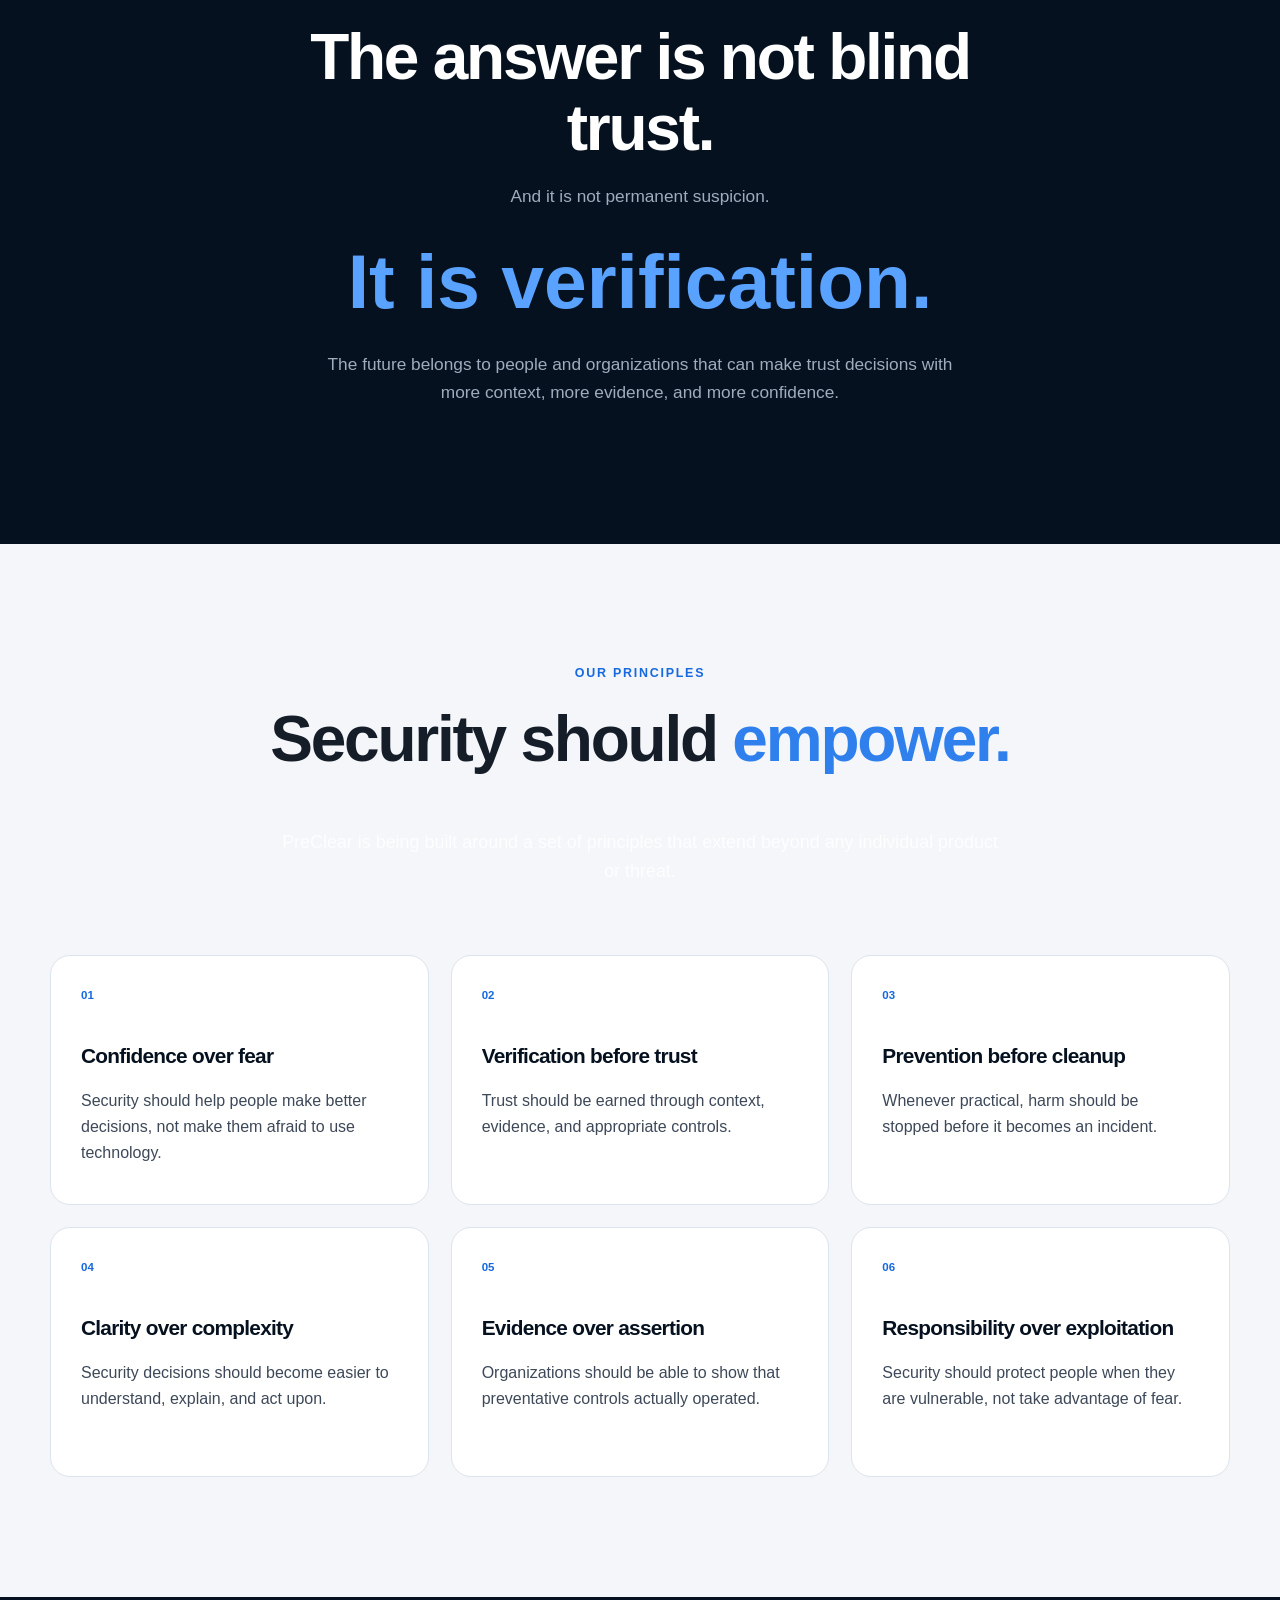
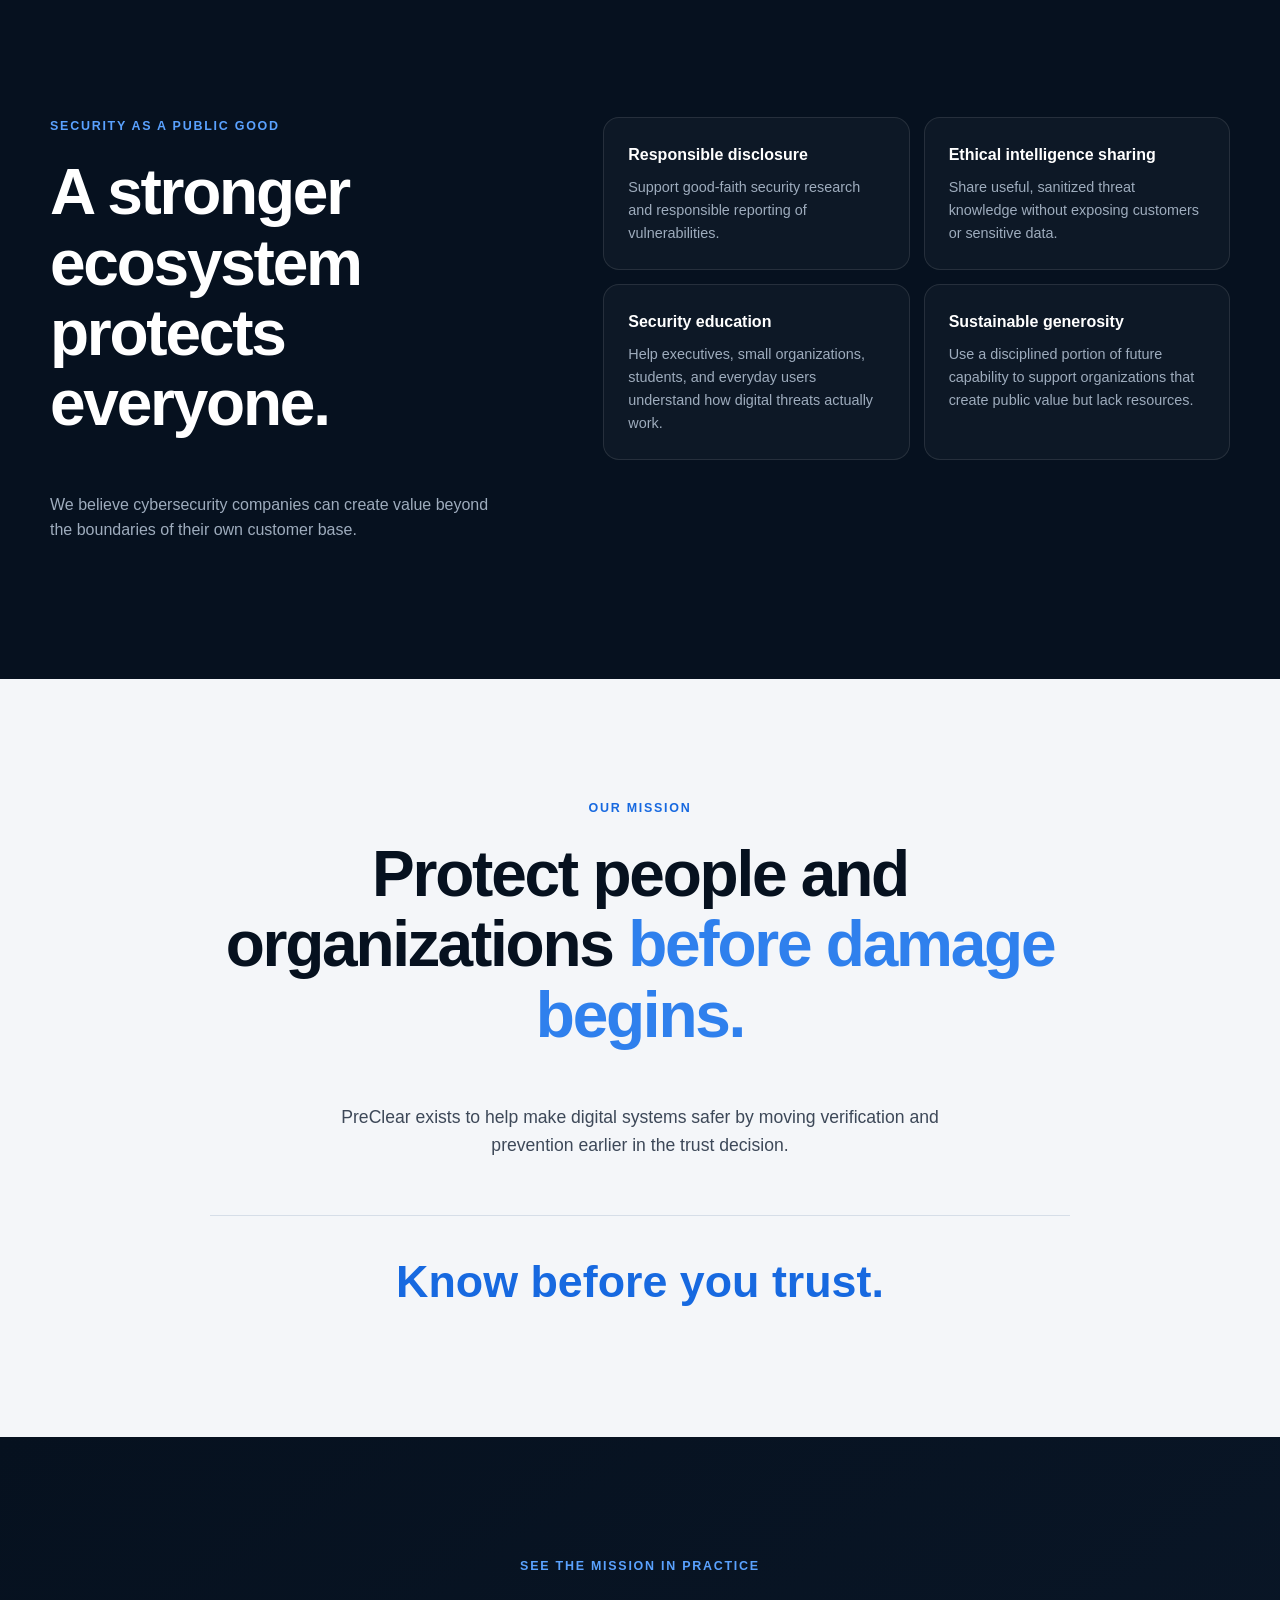
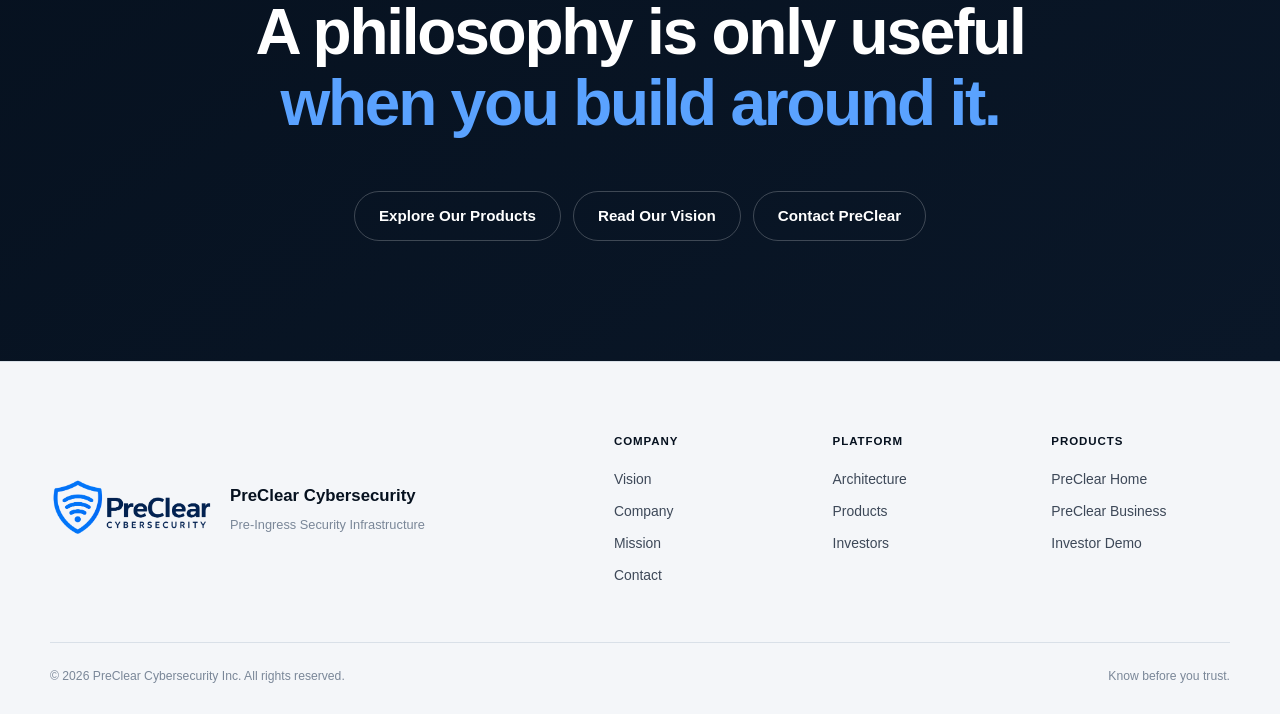
<file: mission.html>
<!DOCTYPE html>
<html lang="en">
<head>

    <!-- Privacy-friendly analytics by Plausible -->
    <script
        async
        src="https://plausible.io/js/pa-iaghS-wOOMRr7kMcbNe6V.js"
    ></script>

    <script
        src="/js/plausible-init.js"
        defer
    ></script>



    <link
        rel="icon"
        type="image/png"
        href="/static/preclear-shield.png"
    >

    <link
        rel="apple-touch-icon"
        href="/static/preclear-shield.png"
    >

    <meta charset="UTF-8">

    <meta
        name="viewport"
        content="width=device-width, initial-scale=1"
    >

    <link
        rel="canonical"
        href="https://www.preclearsecurity.com/mission.html"
    >

    <meta
        property="og:type"
        content="website"
    >

    <meta
        property="og:title"
        content="Mission | PreClear Cybersecurity"
    >

    <meta
        property="og:description"
        content="PreClear's mission is to make digital trust earned rather than assumed by moving cybersecurity toward verification, prevention, confidence, and responsible protection."
    >

    <meta
        property="og:url"
        content="https://www.preclearsecurity.com/mission.html"
    >

    <meta
        property="og:image"
        content="https://www.preclearsecurity.com/static/preclear-social.png"
    >

    <meta
        property="og:image:alt"
        content="PreClear Cybersecurity - Pre-Ingress Security Infrastructure"
    >

    <meta
        name="twitter:card"
        content="summary_large_image"
    >

    <meta
        name="twitter:title"
        content="Mission | PreClear Cybersecurity"
    >

    <meta
        name="twitter:description"
        content="Building a future where digital trust is earned through verification, prevention, and responsible protection."
    >

    <meta
        name="twitter:image"
        content="https://www.preclearsecurity.com/static/preclear-social.png"
    >

    <title>
        Mission | PreClear Cybersecurity
    </title>

    <meta
        name="description"
        content="PreClear's mission is to make digital trust earned rather than assumed by moving cybersecurity toward verification, prevention, confidence, and responsible protection."
    >

    <link
        rel="stylesheet"
        href="css/design-system.css"
    >

    <link
        rel="stylesheet"
        href="css/components.css"
    >

    <link
        rel="stylesheet"
        href="css/preclear-corporate.css"
    >
</head>

<body>

    <header class="site-header">
        <div class="container site-header__inner">

            <a
                class="brand"
                href="index.html"
                aria-label="PreClear Cybersecurity home"
            >
                <img
                    class="brand__logo"
                    src="static/preclear_shield_logo.png"
                    alt="PreClear Cybersecurity"
                >
            </a>

            <nav
                class="site-nav"
                aria-label="Primary navigation"
                >
                <a href="index.html">
                    Home
                </a>

                <a href="platform.html">
                    Platform
                </a>

                <a href="vision.html">
                    Vision
                </a>

                <a href="products.html">
                    Products
                </a>

                <a  class="site-nav__active"
                    href="mission.html">
                     Mission
                </a>

                <a href="company.html">
                    Company
                </a>

                <a href="investors.html">
                    Investors
                </a>
            </nav>

            <button
                class="mobile-nav-toggle"
                type="button"
                aria-label="Open navigation"
                aria-expanded="false"
            >
                <span></span>
                <span></span>
                <span></span>
            </button>

        </div>
    </header>


    <main>

        <section class="mission-hero">

            <div class="mission-hero__grid"></div>

            <div class="container mission-hero__inner">

                <div class="mission-hero__content">

                    <div class="eyebrow eyebrow--light">
                        Why PreClear Exists
                    </div>

                    <h1>
                        Trust should never
                        <span>
                            be assumed.
                        </span>
                    </h1>

                    <p class="mission-hero__lead">
                        We believe people and organizations should have
                        a clearer way to understand what they are about
                        to trust — before harm occurs.
                    </p>

                </div>

            </div>

        </section>


        <section class="section section--mission-light">

            <div class="container">

                <div class="mission-editorial">

                    <div class="mission-editorial__label">
                        The world changed
                    </div>

                    <div class="mission-editorial__content">

                        <h2>
                            We live in an age of
                            infinite digital trust.
                        </h2>

                        <p class="mission-editorial__lead">
                            Every day we are asked to trust things
                            we have never met.
                        </p>

                        <div class="mission-trust-list">

                            <span>Emails</span>
                            <span>Files</span>
                            <span>QR codes</span>
                            <span>Websites</span>
                            <span>Messages</span>
                            <span>Applications</span>
                            <span>Identities</span>
                            <span>Artificial intelligence</span>

                        </div>

                        <p>
                            Most of our important decisions now happen
                            through screens, systems, and networks.
                        </p>

                        <p>
                            Technology made information effortless.
                            It also made deception easier to scale.
                        </p>

                    </div>

                </div>

            </div>

        </section>


        <section class="section section--mission-dark">

            <div class="container">

                <div class="mission-belief">

                    <div class="eyebrow eyebrow--light">
                        What we believe
                    </div>

                    <h2>
                        The answer is not
                        blind trust.
                    </h2>

                    <p>
                        And it is not permanent suspicion.
                    </p>

                    <strong>
                        It is verification.
                    </strong>

                    <p>
                        The future belongs to people and organizations
                        that can make trust decisions with more context,
                        more evidence, and more confidence.
                    </p>

                </div>

            </div>

        </section>


        <section class="section section--mission-light">

            <div class="container">

                <div class="mission-values">

                    <div class="section-heading section-heading--center">

                        <div class="eyebrow">
                            Our principles
                        </div>

                        <h2>
                            Security should
                            <span>
                                empower.
                            </span>
                        </h2>

                        <p>
                            PreClear is being built around a set of
                            principles that extend beyond any individual
                            product or threat.
                        </p>

                    </div>


                    <div class="mission-values-grid">

                        <article>
                            <span>01</span>

                            <h3>
                                Confidence over fear
                            </h3>

                            <p>
                                Security should help people make better
                                decisions, not make them afraid to use
                                technology.
                            </p>
                        </article>


                        <article>
                            <span>02</span>

                            <h3>
                                Verification before trust
                            </h3>

                            <p>
                                Trust should be earned through context,
                                evidence, and appropriate controls.
                            </p>
                        </article>


                        <article>
                            <span>03</span>

                            <h3>
                                Prevention before cleanup
                            </h3>

                            <p>
                                Whenever practical, harm should be stopped
                                before it becomes an incident.
                            </p>
                        </article>


                        <article>
                            <span>04</span>

                            <h3>
                                Clarity over complexity
                            </h3>

                            <p>
                                Security decisions should become easier to
                                understand, explain, and act upon.
                            </p>
                        </article>


                        <article>
                            <span>05</span>

                            <h3>
                                Evidence over assertion
                            </h3>

                            <p>
                                Organizations should be able to show that
                                preventative controls actually operated.
                            </p>
                        </article>


                        <article>
                            <span>06</span>

                            <h3>
                                Responsibility over exploitation
                            </h3>

                            <p>
                                Security should protect people when they
                                are vulnerable, not take advantage of fear.
                            </p>
                        </article>

                    </div>

                </div>

            </div>

        </section>


        <section class="section section--mission-dark">

            <div class="container">

                <div class="mission-public-good">

                    <div class="mission-public-good__copy">

                        <div class="eyebrow eyebrow--light">
                            Security as a public good
                        </div>

                        <h2>
                            A stronger ecosystem
                            protects everyone.
                        </h2>

                        <p>
                            We believe cybersecurity companies can create
                            value beyond the boundaries of their own
                            customer base.
                        </p>

                    </div>


                    <div class="mission-public-good__principles">

                        <article>
                            <strong>
                                Responsible disclosure
                            </strong>

                            <p>
                                Support good-faith security research and
                                responsible reporting of vulnerabilities.
                            </p>
                        </article>

                        <article>
                            <strong>
                                Ethical intelligence sharing
                            </strong>

                            <p>
                                Share useful, sanitized threat knowledge
                                without exposing customers or sensitive data.
                            </p>
                        </article>

                        <article>
                            <strong>
                                Security education
                            </strong>

                            <p>
                                Help executives, small organizations,
                                students, and everyday users understand
                                how digital threats actually work.
                            </p>
                        </article>

                        <article>
                            <strong>
                                Sustainable generosity
                            </strong>

                            <p>
                                Use a disciplined portion of future
                                capability to support organizations that
                                create public value but lack resources.
                            </p>
                        </article>

                    </div>

                </div>

            </div>

        </section>


        <section class="section section--mission-light">

            <div class="container">

                <div class="mission-statement">

                    <div class="eyebrow">
                        Our mission
                    </div>

                    <h2>
                        Protect people and organizations
                        <span>
                            before damage begins.
                        </span>
                    </h2>

                    <p>
                        PreClear exists to help make digital systems safer
                        by moving verification and prevention earlier in
                        the trust decision.
                    </p>

                    <div class="mission-statement__rule">

                        <span>
                            Know before you trust.
                        </span>

                    </div>

                </div>

            </div>

        </section>


        <section class="section section--mission-close">

            <div class="container">

                <div class="mission-close">

                    <div class="eyebrow eyebrow--light">
                        See the mission in practice
                    </div>

                    <h2>
                        A philosophy is only useful
                        <span>
                            when you build around it.
                        </span>
                    </h2>

                    <div class="mission-close__actions">

                        <a
                            class="button button--light-outline"
                            href="products.html"
                        >
                            Explore Our Products
                        </a>

                        <a
                            class="button button--light-outline"
                            href="vision.html"
                        >
                            Read Our Vision
                        </a>

                        <a
                            class="button button--light-outline"
                            href="contact.html"
                        >
                            Contact PreClear
                        </a>

                    </div>

                </div>

            </div>

        </section>

    </main>


    <footer class="site-footer">

        <div class="container">

            <div class="site-footer__main">

                <div class="footer-brand">

                    <img
                        class="footer-brand__logo"
                        src="static/preclear_shield_logo.png"
                        alt="PreClear Cybersecurity"
                    >

                    <div>

                        <strong>
                            PreClear Cybersecurity
                        </strong>

                        <p>
                            Pre-Ingress Security Infrastructure
                        </p>

                    </div>

                </div>


                <div class="footer-nav">

                    <div class="footer-nav__group">

                        <span>
                            Company
                        </span>

                        <a href="vision.html">
                            Vision
                        </a>

                        <a href="company.html">
                            Company
                        </a>

                        <a href="mission.html">
                            Mission
                        </a>

                        <a href="contact.html">
                            Contact
                        </a>

                    </div>


                    <div class="footer-nav__group">

                        <span>
                            Platform
                        </span>

                        <a href="platform.html">
                            Architecture
                        </a>

                        <a href="products.html">
                            Products
                        </a>

                        <a href="investors.html">
                            Investors
                        </a>

                    </div>


                    <div class="footer-nav__group">

                        <span>
                            Products
                        </span>

                        <a
                            href="https://preclearhome.com"
                            target="_blank"
                            rel="noopener"
                        >
                            PreClear Home
                        </a>

                        <a
                            href="https://www.preclearbusiness.com"
                            target="_blank"
                            rel="noopener"
                        >
                            PreClear Business
                        </a>

                        <a
                            href="https://preclear-demo.onrender.com"
                            target="_blank"
                            rel="noopener"
                        >
                            Investor Demo
                        </a>

                    </div>

                </div>

            </div>


            <div class="site-footer__bottom">

                <p>
                    © <span id="current-year"></span>
                    PreClear Cybersecurity Inc.
                    All rights reserved.
                </p>

                <p>
                    Know before you trust.
                </p>

            </div>

        </div>

    </footer>


    <script src="js/main.js"></script>

</body>
</html>
</file>
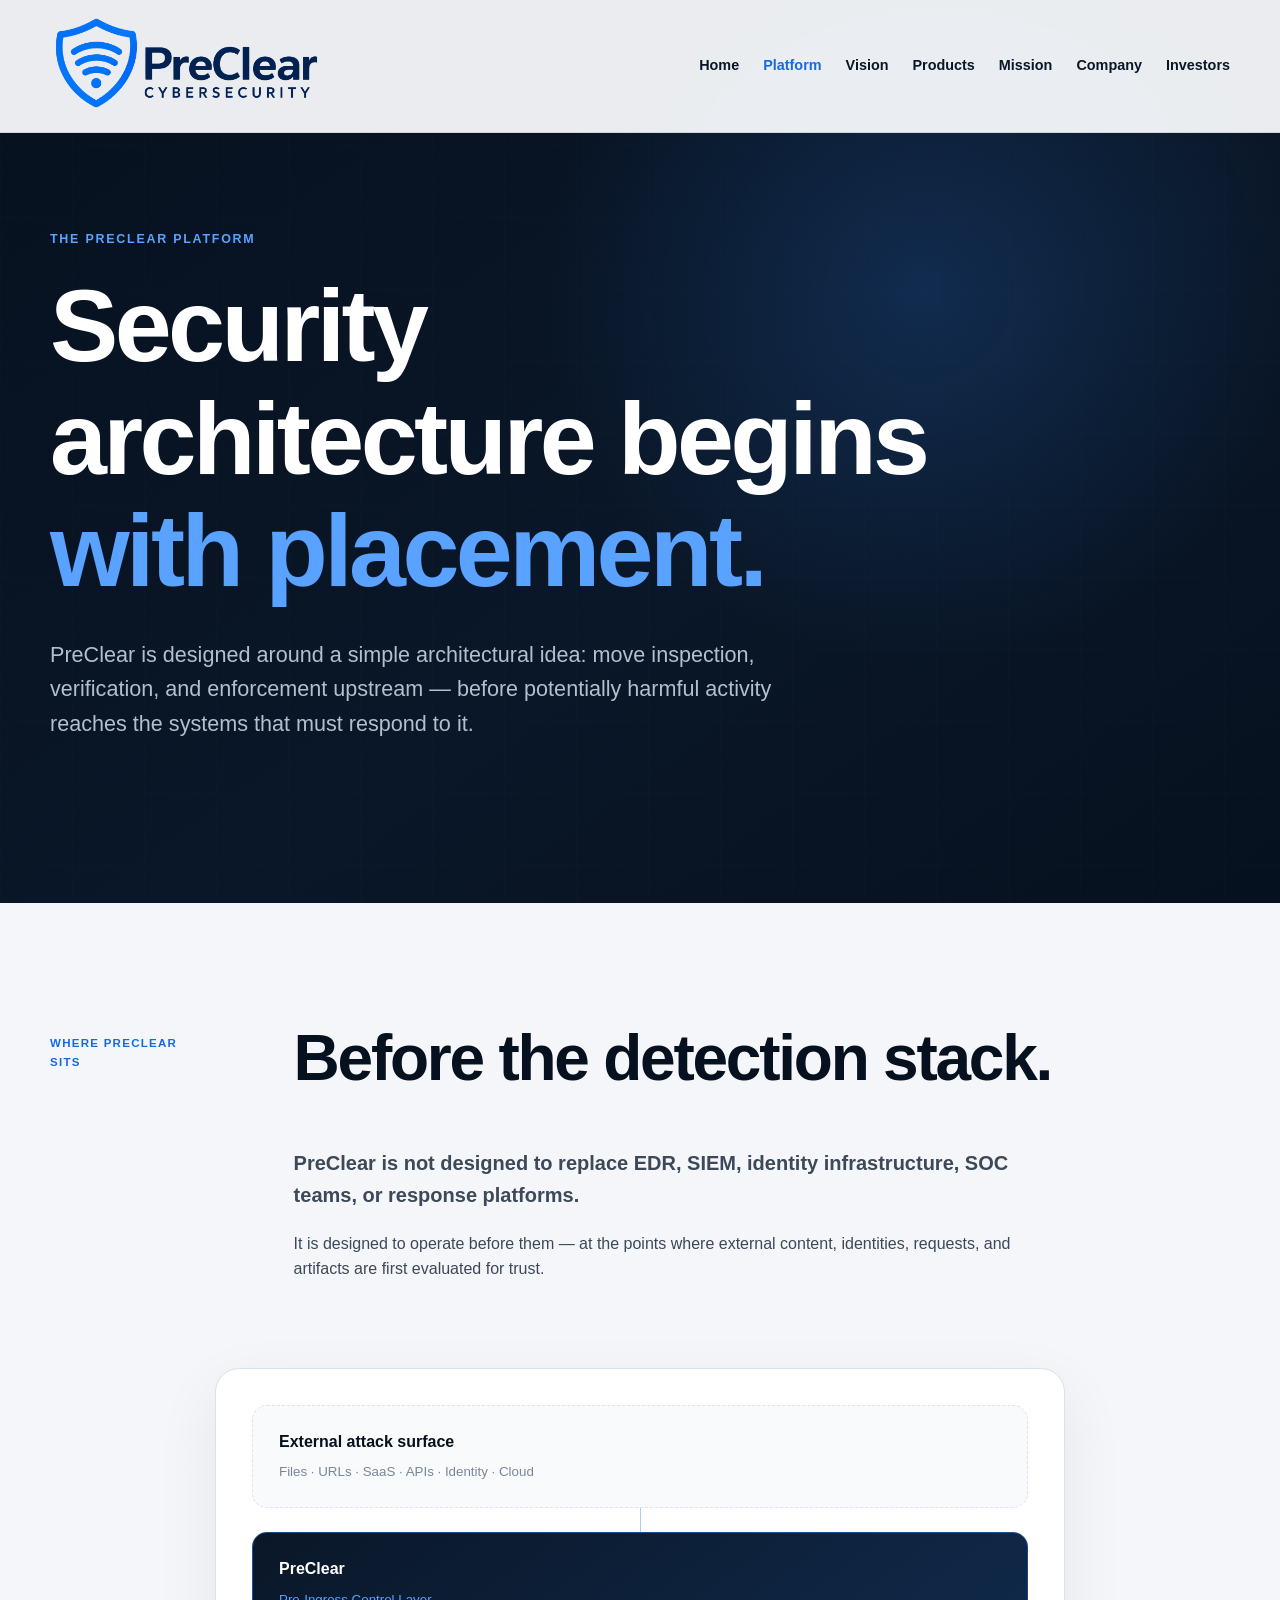
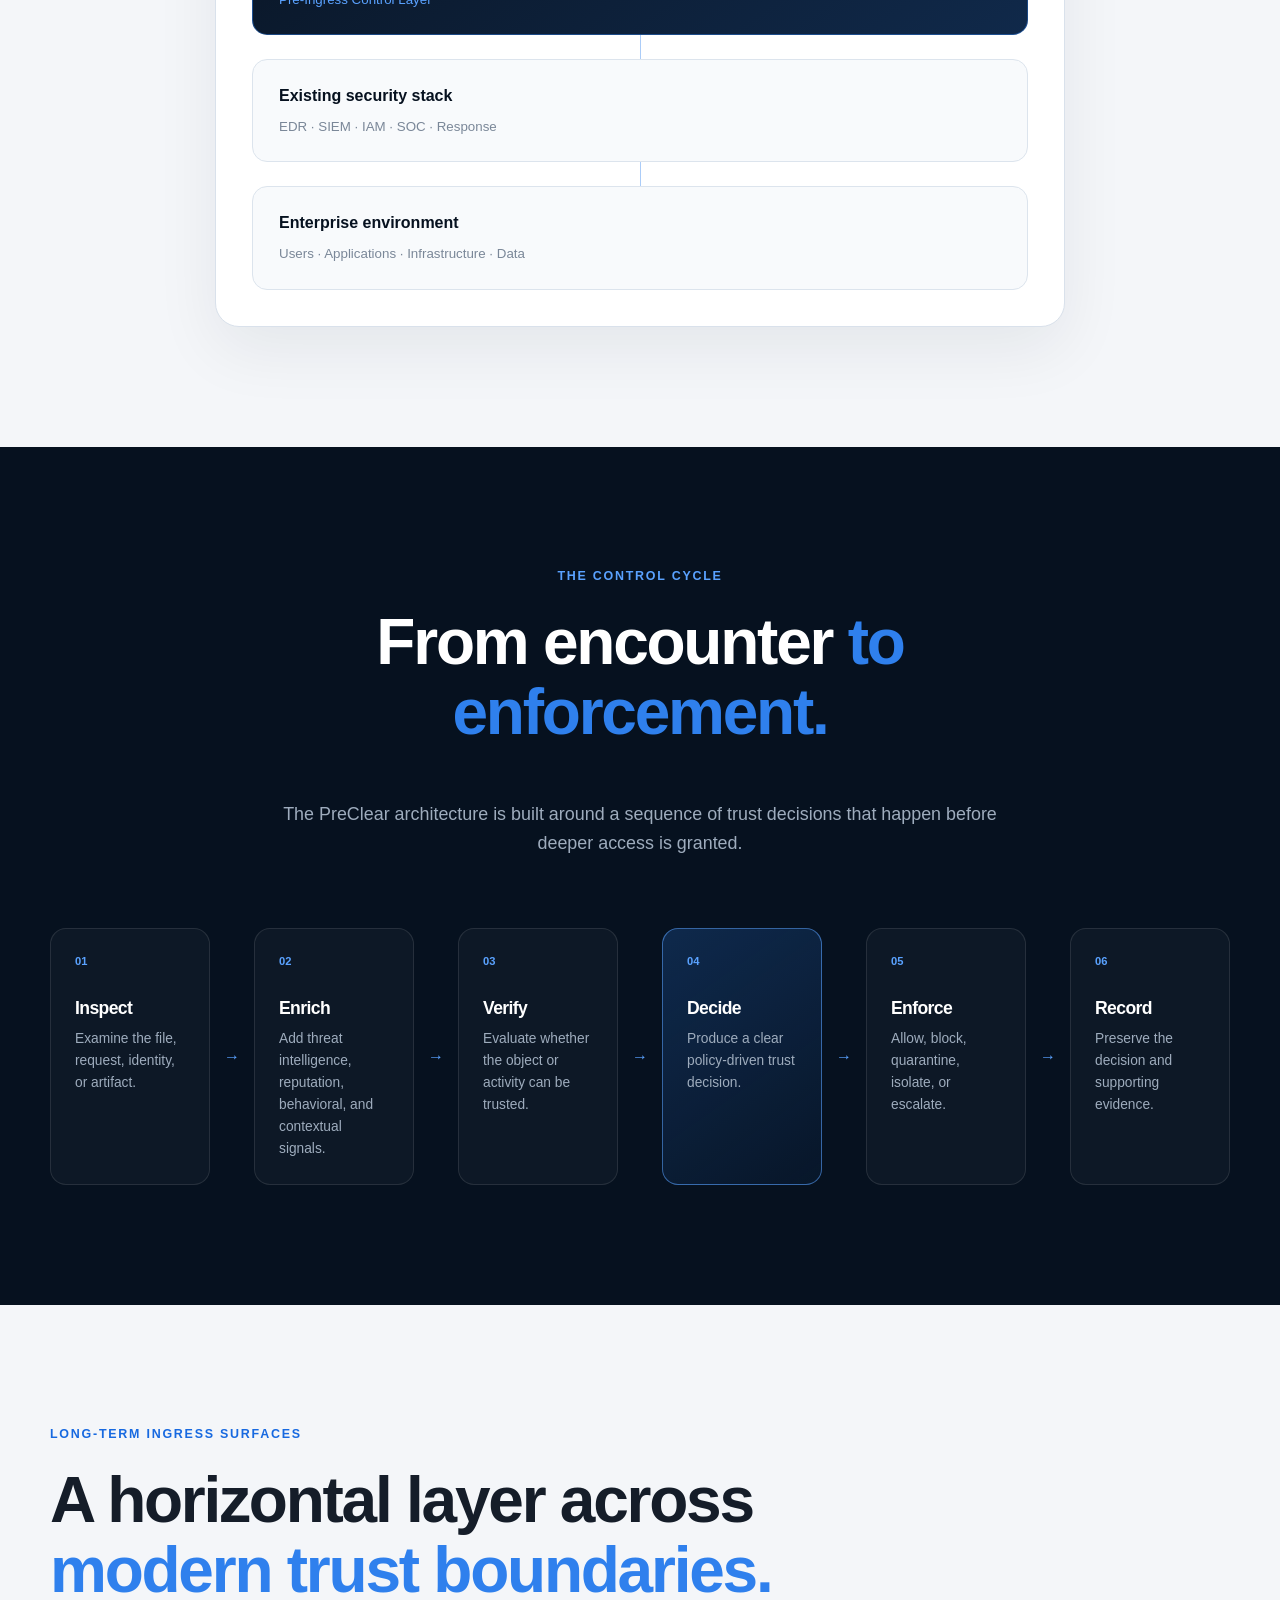
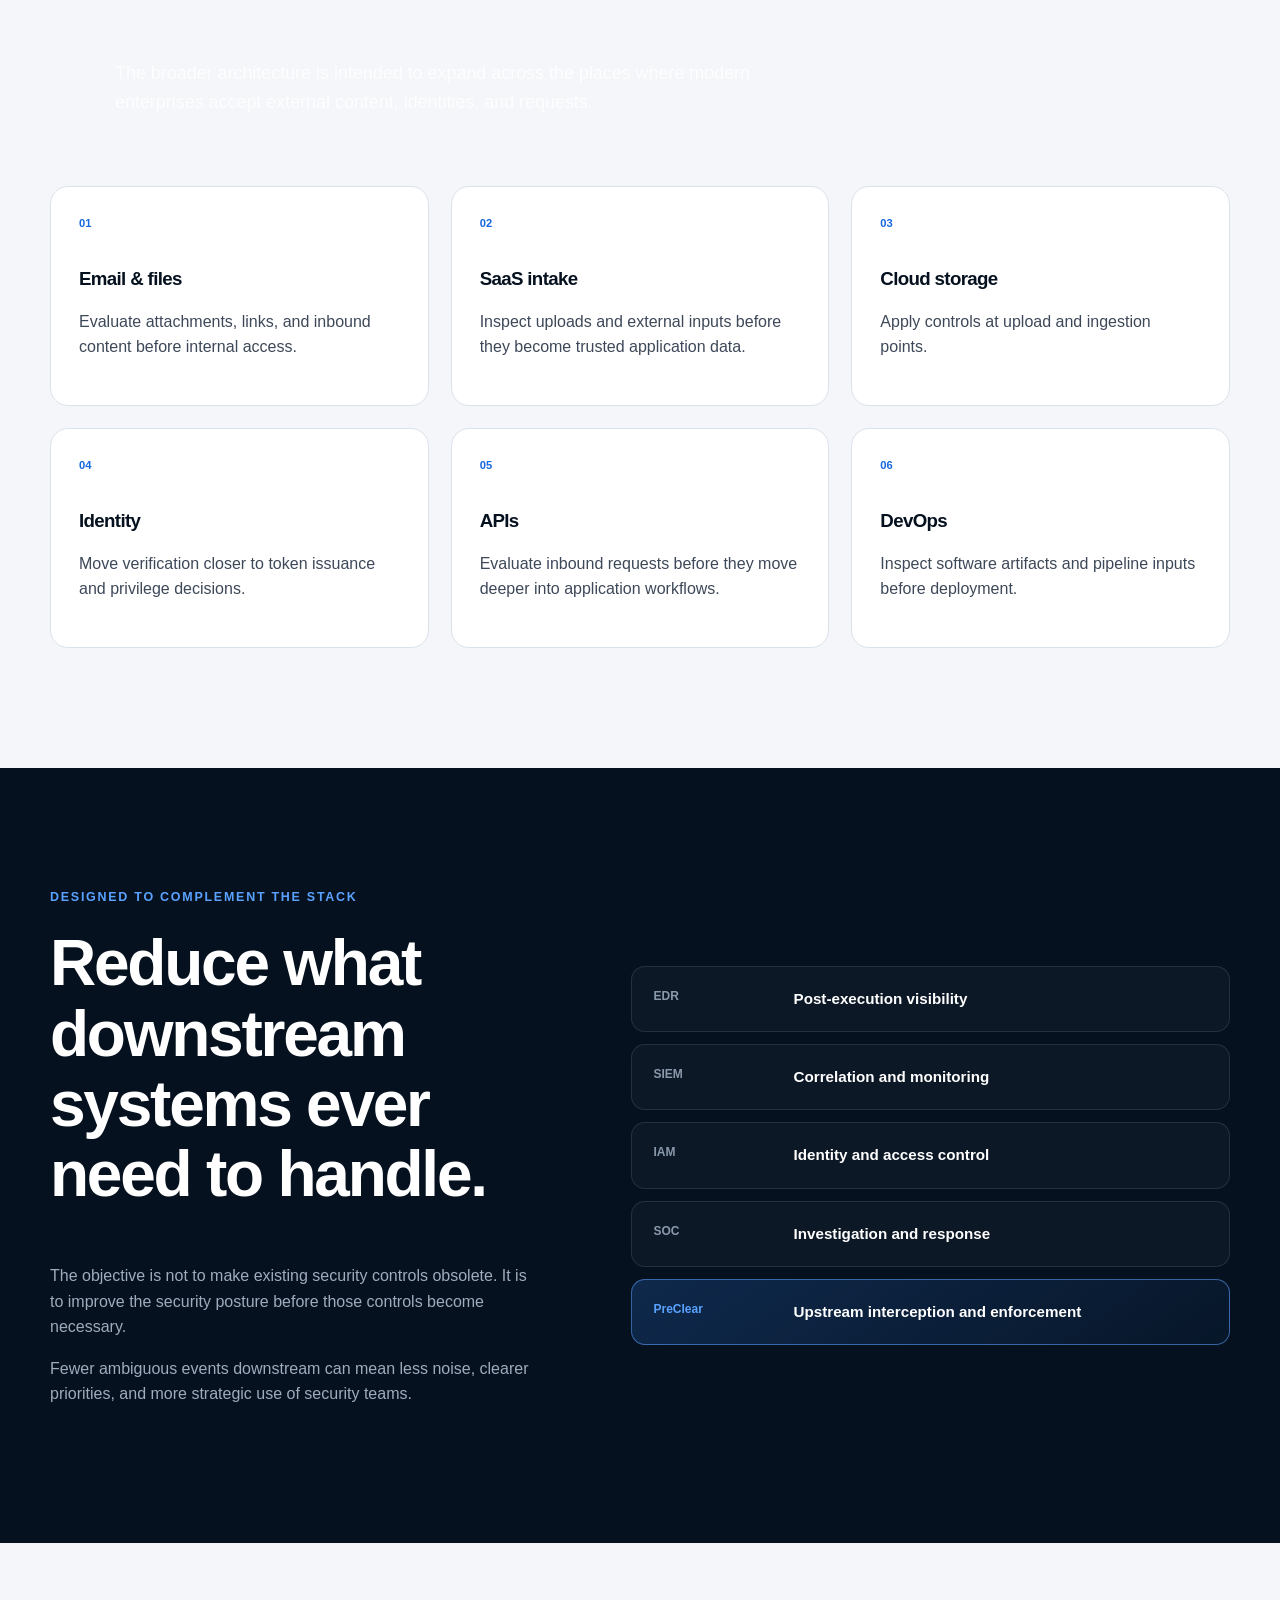
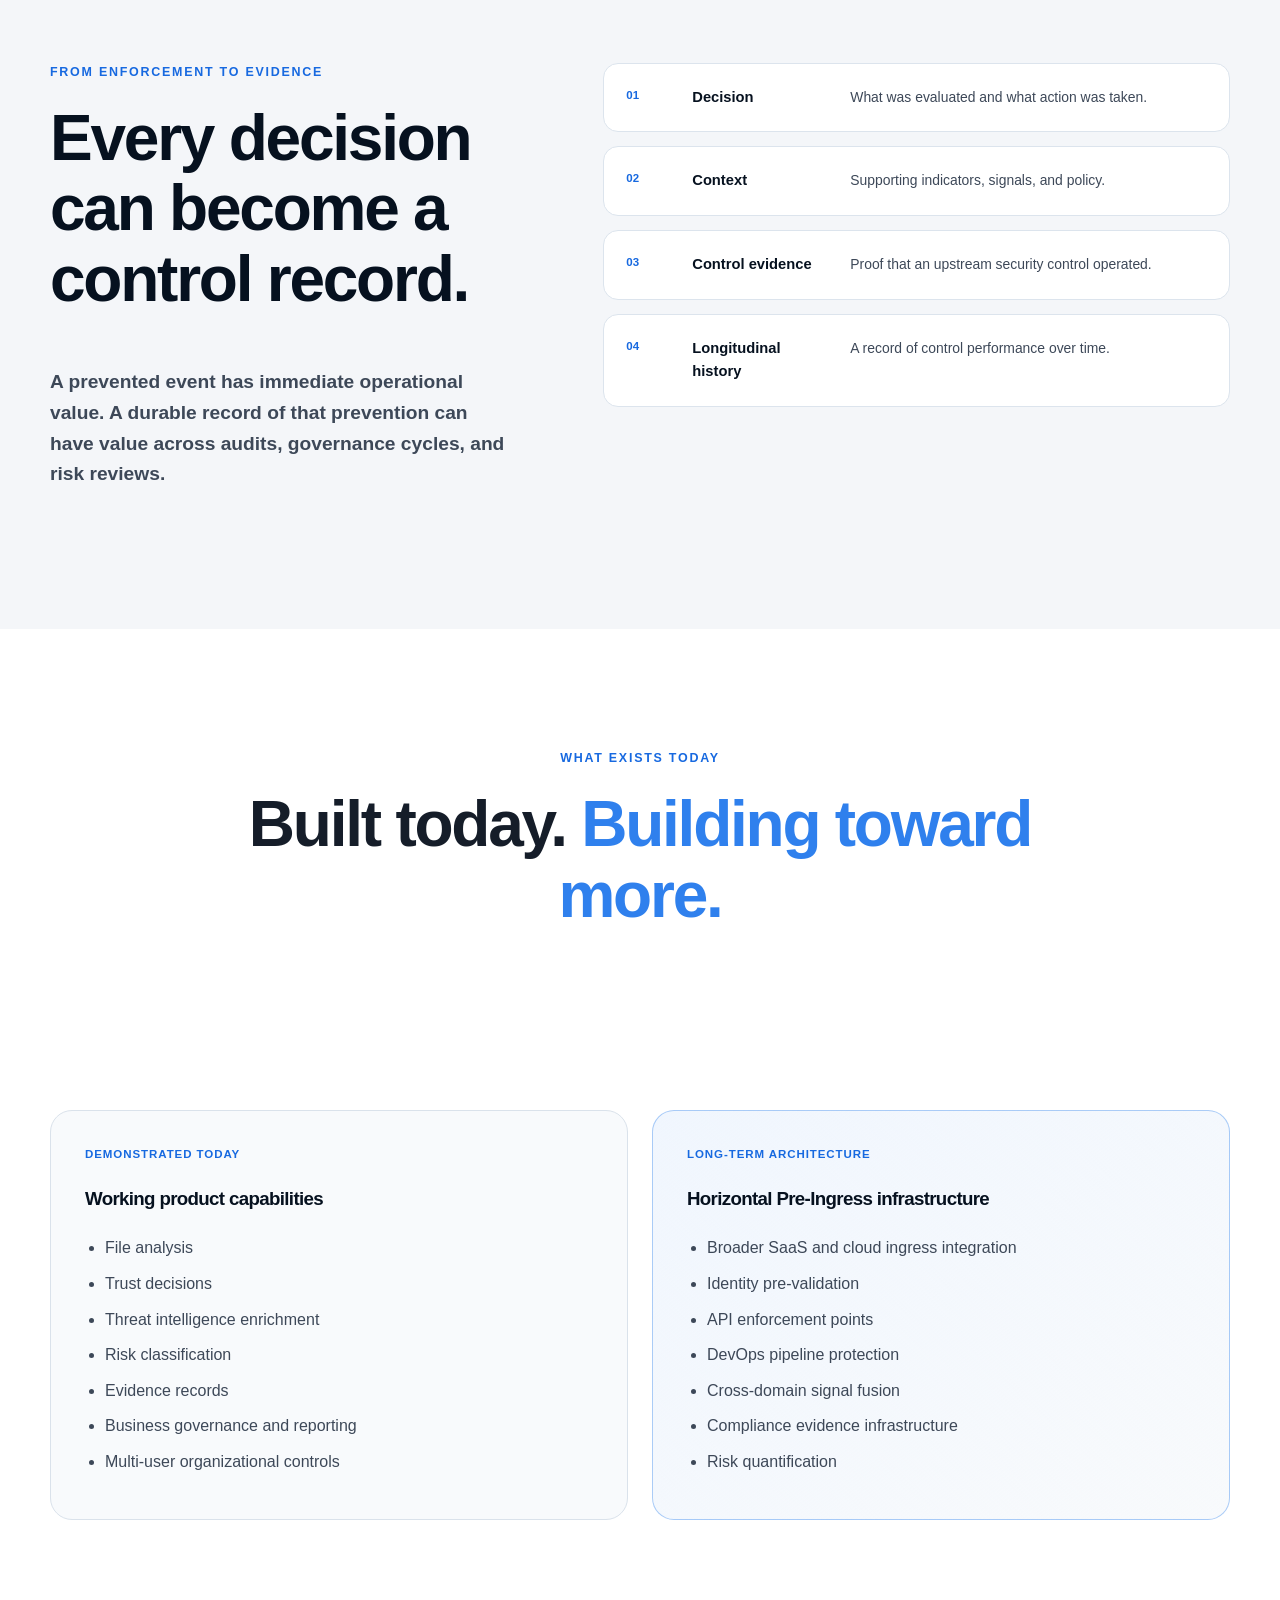
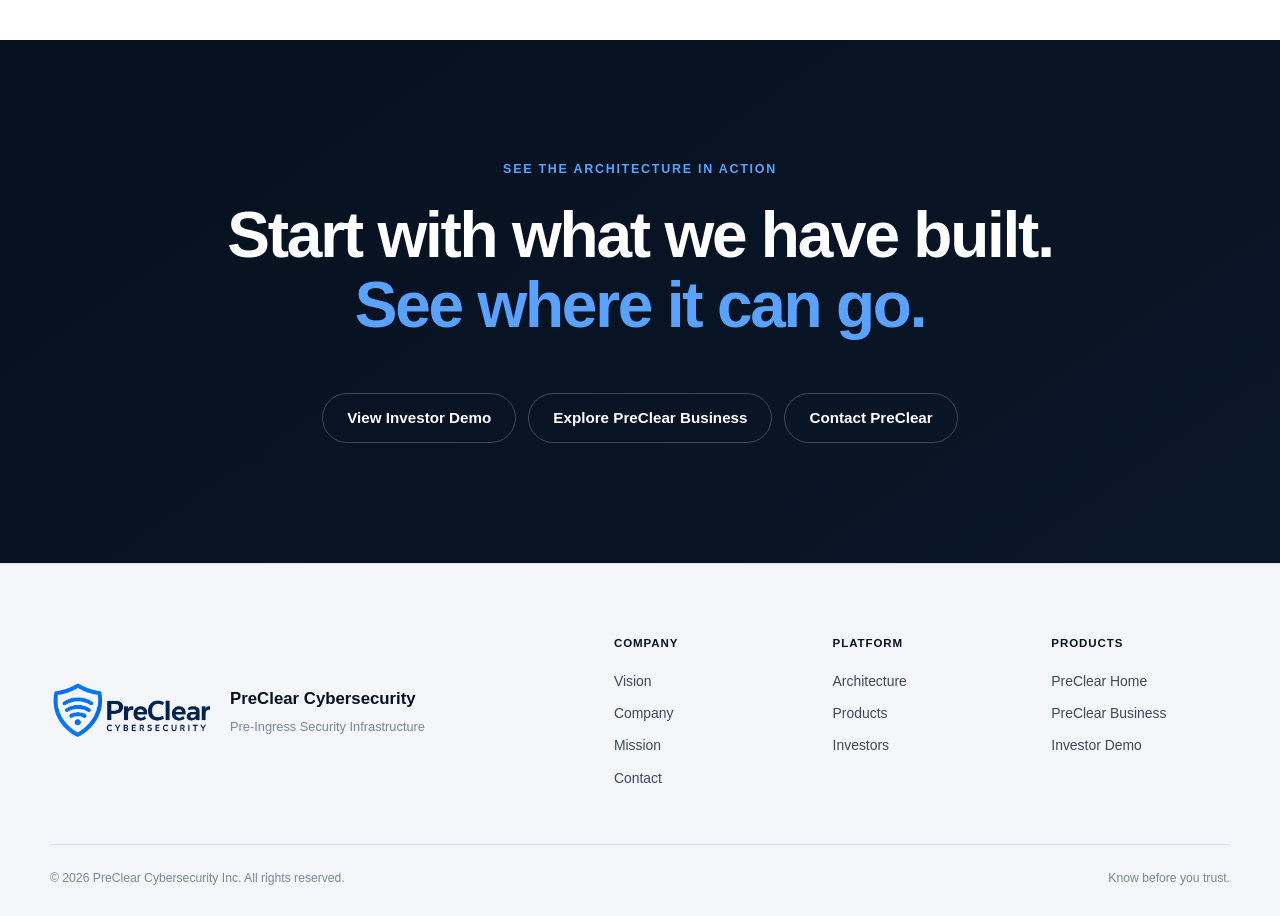
<file: platform.html>
<!DOCTYPE html>
<html lang="en">
<head>

    <!-- Privacy-friendly analytics by Plausible -->
    <script
        async
        src="https://plausible.io/js/pa-iaghS-wOOMRr7kMcbNe6V.js"
    ></script>

    <script
        src="/js/plausible-init.js"
        defer
    ></script>



    <link
        rel="icon"
        type="image/png"
        href="/static/preclear-shield.png"
    >

    <link
        rel="apple-touch-icon"
        href="/static/preclear-shield.png"
    >

    <meta charset="UTF-8">

    <meta
        name="viewport"
        content="width=device-width, initial-scale=1"
    >

    <link
        rel="canonical"
        href="https://www.preclearsecurity.com/platform.html"
    >

    <meta
        property="og:type"
        content="website"
    >

    <meta
        property="og:title"
        content="Platform | PreClear Cybersecurity"
    >

    <meta
        property="og:description"
        content="Explore PreClear's pre-ingress security architecture and how an upstream security layer can inspect, verify, decide, enforce, and record before threats reach protected environments."
    >

    <meta
        property="og:url"
        content="https://www.preclearsecurity.com/platform.html"
    >

    <meta
        property="og:image"
        content="https://www.preclearsecurity.com/static/preclear-social.png"
    >

    <meta
        property="og:image:alt"
        content="PreClear Cybersecurity - Pre-Ingress Security Infrastructure"
    >

    <meta
        name="twitter:card"
        content="summary_large_image"
    >

    <meta
        name="twitter:title"
        content="Platform | PreClear Cybersecurity"
    >

    <meta
        name="twitter:description"
        content="Explore PreClear's pre-ingress security architecture and the security layer designed to operate upstream of protected environments."
    >

    <meta
        name="twitter:image"
        content="https://www.preclearsecurity.com/static/preclear-social.png"
    >

    <title>
        Platform | PreClear Cybersecurity
    </title>

    <meta
        name="description"
        content="Explore PreClear's pre-ingress security architecture and the upstream security layer designed to intercept threats before they reach protected environments."
    >

    <link
        rel="stylesheet"
        href="css/design-system.css"
    >

    <link
        rel="stylesheet"
        href="css/components.css"
    >

    <link
        rel="stylesheet"
        href="css/preclear-corporate.css"
    >
</head>

<body>

    <header class="site-header">
        <div class="container site-header__inner">

            <a
                class="brand"
                href="index.html"
                aria-label="PreClear Cybersecurity home"
            >
                <img
                    class="brand__logo"
                    src="static/preclear_shield_logo.png"
                    alt="PreClear Cybersecurity"
                >
            </a>

            <nav
                class="site-nav"
                aria-label="Primary navigation"
            >
                <a href="index.html">
                    Home
                </a>

                <a  class="site-nav__active"
                    href="platform.html">
                    Platform
                </a>

                <a href="vision.html">
                    Vision
                </a>

                <a href="products.html">
                    Products
                </a>

                <a href="mission.html">
                    Mission
                </a>

                <a href="company.html">
                    Company
                </a>

                <a href="investors.html">
                    Investors
                </a>
            </nav>

            <button
                class="mobile-nav-toggle"
                type="button"
                aria-label="Open navigation"
                aria-expanded="false"
            >
                <span></span>
                <span></span>
                <span></span>
            </button>

        </div>
    </header>


    <main>

        <section class="platform-hero">

            <div class="platform-hero__grid"></div>

            <div class="container platform-hero__inner">

                <div class="platform-hero__content">

                    <div class="eyebrow eyebrow--light">
                        The PreClear Platform
                    </div>

                    <h1>
                        Security architecture begins
                        <span>
                            with placement.
                        </span>
                    </h1>

                    <p class="platform-hero__lead">
                        PreClear is designed around a simple architectural idea:
                        move inspection, verification, and enforcement upstream
                        — before potentially harmful activity reaches the
                        systems that must respond to it.
                    </p>

                </div>

            </div>

        </section>


        <section class="section section--platform-light">

            <div class="container">

                <div class="platform-intro">

                    <div class="platform-intro__label">
                        Where PreClear sits
                    </div>

                    <div class="platform-intro__content">

                        <h2>
                            Before the detection stack.
                        </h2>

                        <p class="platform-intro__lead">
                            PreClear is not designed to replace EDR, SIEM,
                            identity infrastructure, SOC teams, or response
                            platforms.
                        </p>

                        <p>
                            It is designed to operate before them — at the
                            points where external content, identities, requests,
                            and artifacts are first evaluated for trust.
                        </p>

                    </div>

                </div>


                <div class="platform-stack">

                    <div class="platform-stack__layer platform-stack__layer--external">

                        <span>
                            External attack surface
                        </span>

                        <small>
                            Files · URLs · SaaS · APIs · Identity · Cloud
                        </small>

                    </div>

                    <div class="platform-stack__connector"></div>

                    <div class="platform-stack__layer platform-stack__layer--preclear">

                        <span>
                            PreClear
                        </span>

                        <small>
                            Pre-Ingress Control Layer
                        </small>

                    </div>

                    <div class="platform-stack__connector"></div>

                    <div class="platform-stack__layer">

                        <span>
                            Existing security stack
                        </span>

                        <small>
                            EDR · SIEM · IAM · SOC · Response
                        </small>

                    </div>

                    <div class="platform-stack__connector"></div>

                    <div class="platform-stack__layer">

                        <span>
                            Enterprise environment
                        </span>

                        <small>
                            Users · Applications · Infrastructure · Data
                        </small>

                    </div>

                </div>

            </div>

        </section>


        <section class="section section--platform-dark">

            <div class="container">

                <div class="section-heading section-heading--center">

                    <div class="eyebrow eyebrow--light">
                        The control cycle
                    </div>

                    <h2>
                        From encounter
                        <span>
                            to enforcement.
                        </span>
                    </h2>

                    <p>
                        The PreClear architecture is built around a sequence of
                        trust decisions that happen before deeper access is
                        granted.
                    </p>

                </div>


                <div class="control-cycle">

                    <article>
                        <span>01</span>
                        <h3>Inspect</h3>
                        <p>
                            Examine the file, request, identity, or artifact.
                        </p>
                    </article>

                    <div class="control-cycle__arrow">→</div>

                    <article>
                        <span>02</span>
                        <h3>Enrich</h3>
                        <p>
                            Add threat intelligence, reputation, behavioral,
                            and contextual signals.
                        </p>
                    </article>

                    <div class="control-cycle__arrow">→</div>

                    <article>
                        <span>03</span>
                        <h3>Verify</h3>
                        <p>
                            Evaluate whether the object or activity can be
                            trusted.
                        </p>
                    </article>

                    <div class="control-cycle__arrow">→</div>

                    <article class="control-cycle__active">
                        <span>04</span>
                        <h3>Decide</h3>
                        <p>
                            Produce a clear policy-driven trust decision.
                        </p>
                    </article>

                    <div class="control-cycle__arrow">→</div>

                    <article>
                        <span>05</span>
                        <h3>Enforce</h3>
                        <p>
                            Allow, block, quarantine, isolate, or escalate.
                        </p>
                    </article>

                    <div class="control-cycle__arrow">→</div>

                    <article>
                        <span>06</span>
                        <h3>Record</h3>
                        <p>
                            Preserve the decision and supporting evidence.
                        </p>
                    </article>

                </div>

            </div>

        </section>


        <section class="section section--platform-light">

            <div class="container">

                <div class="section-heading">

                    <div class="eyebrow">
                        Long-term ingress surfaces
                    </div>

                    <h2>
                        A horizontal layer across
                        <span>
                            modern trust boundaries.
                        </span>
                    </h2>

                    <p>
                        The broader architecture is intended to expand across
                        the places where modern enterprises accept external
                        content, identities, and requests.
                    </p>

                </div>


                <div class="surface-grid">

                    <article class="surface-card">
                        <span>01</span>
                        <h3>Email & files</h3>
                        <p>
                            Evaluate attachments, links, and inbound content
                            before internal access.
                        </p>
                    </article>

                    <article class="surface-card">
                        <span>02</span>
                        <h3>SaaS intake</h3>
                        <p>
                            Inspect uploads and external inputs before they
                            become trusted application data.
                        </p>
                    </article>

                    <article class="surface-card">
                        <span>03</span>
                        <h3>Cloud storage</h3>
                        <p>
                            Apply controls at upload and ingestion points.
                        </p>
                    </article>

                    <article class="surface-card">
                        <span>04</span>
                        <h3>Identity</h3>
                        <p>
                            Move verification closer to token issuance and
                            privilege decisions.
                        </p>
                    </article>

                    <article class="surface-card">
                        <span>05</span>
                        <h3>APIs</h3>
                        <p>
                            Evaluate inbound requests before they move deeper
                            into application workflows.
                        </p>
                    </article>

                    <article class="surface-card">
                        <span>06</span>
                        <h3>DevOps</h3>
                        <p>
                            Inspect software artifacts and pipeline inputs
                            before deployment.
                        </p>
                    </article>

                </div>

            </div>

        </section>


        <section class="section section--platform-dark">

            <div class="container">

                <div class="platform-complement">

                    <div class="platform-complement__copy">

                        <div class="eyebrow eyebrow--light">
                            Designed to complement the stack
                        </div>

                        <h2>
                            Reduce what downstream systems
                            ever need to handle.
                        </h2>

                        <p>
                            The objective is not to make existing security
                            controls obsolete. It is to improve the security
                            posture before those controls become necessary.
                        </p>

                        <p>
                            Fewer ambiguous events downstream can mean less
                            noise, clearer priorities, and more strategic use
                            of security teams.
                        </p>

                    </div>


                    <div class="platform-complement__matrix">

                        <div>
                            <span>EDR</span>
                            <strong>Post-execution visibility</strong>
                        </div>

                        <div>
                            <span>SIEM</span>
                            <strong>Correlation and monitoring</strong>
                        </div>

                        <div>
                            <span>IAM</span>
                            <strong>Identity and access control</strong>
                        </div>

                        <div>
                            <span>SOC</span>
                            <strong>Investigation and response</strong>
                        </div>

                        <div class="platform-complement__preclear">
                            <span>PreClear</span>
                            <strong>Upstream interception and enforcement</strong>
                        </div>

                    </div>

                </div>

            </div>

        </section>


        <section class="section section--platform-light">

            <div class="container">

                <div class="evidence-platform">

                    <div class="evidence-platform__copy">

                        <div class="eyebrow">
                            From enforcement to evidence
                        </div>

                        <h2>
                            Every decision can become
                            a control record.
                        </h2>

                        <p class="evidence-platform__lead">
                            A prevented event has immediate operational value.
                            A durable record of that prevention can have value
                            across audits, governance cycles, and risk reviews.
                        </p>

                    </div>


                    <div class="evidence-platform__steps">

                        <article>
                            <span>01</span>
                            <strong>Decision</strong>
                            <p>
                                What was evaluated and what action was taken.
                            </p>
                        </article>

                        <article>
                            <span>02</span>
                            <strong>Context</strong>
                            <p>
                                Supporting indicators, signals, and policy.
                            </p>
                        </article>

                        <article>
                            <span>03</span>
                            <strong>Control evidence</strong>
                            <p>
                                Proof that an upstream security control operated.
                            </p>
                        </article>

                        <article>
                            <span>04</span>
                            <strong>Longitudinal history</strong>
                            <p>
                                A record of control performance over time.
                            </p>
                        </article>

                    </div>

                </div>

            </div>

        </section>


        <section class="section section--platform-built">

            <div class="container">

                <div class="section-heading section-heading--center">

                    <div class="eyebrow">
                        What exists today
                    </div>

                    <h2>
                        Built today.
                        <span>
                            Building toward more.
                        </span>
                    </h2>

                    <p>
                        We distinguish clearly between current product
                        capabilities and the broader architecture we are
                        developing toward.
                    </p>

                </div>


                <div class="built-toward-grid">

                    <article class="built-toward-card">

                        <div class="built-toward-card__label">
                            Demonstrated today
                        </div>

                        <h3>
                            Working product capabilities
                        </h3>

                        <ul>
                            <li>File analysis</li>
                            <li>Trust decisions</li>
                            <li>Threat intelligence enrichment</li>
                            <li>Risk classification</li>
                            <li>Evidence records</li>
                            <li>Business governance and reporting</li>
                            <li>Multi-user organizational controls</li>
                        </ul>

                    </article>


                    <article class="built-toward-card built-toward-card--future">

                        <div class="built-toward-card__label">
                            Long-term architecture
                        </div>

                        <h3>
                            Horizontal Pre-Ingress infrastructure
                        </h3>

                        <ul>
                            <li>Broader SaaS and cloud ingress integration</li>
                            <li>Identity pre-validation</li>
                            <li>API enforcement points</li>
                            <li>DevOps pipeline protection</li>
                            <li>Cross-domain signal fusion</li>
                            <li>Compliance evidence infrastructure</li>
                            <li>Risk quantification</li>
                        </ul>

                    </article>

                </div>

            </div>

        </section>


        <section class="section section--platform-close">

            <div class="container">

                <div class="platform-close">

                    <div class="eyebrow eyebrow--light">
                        See the architecture in action
                    </div>

                    <h2>
                        Start with what we have built.
                        <span>
                            See where it can go.
                        </span>
                    </h2>

                    <div class="platform-close__actions">

                        <a
                            class="button button--light-outline"
                            href="https://preclear-demo.onrender.com"
                            target="_blank"
                            rel="noopener"
                        >
                            View Investor Demo
                        </a>

                        <a
                            class="button button--light-outline"
                            href="https://www.preclearbusiness.com"
                            target="_blank"
                            rel="noopener"
                        >
                            Explore PreClear Business
                        </a>

                        <a
                            class="button button--light-outline"
                            href="contact.html"
                        >
                            Contact PreClear
                        </a>

                    </div>

                </div>

            </div>

        </section>

    </main>


    <footer class="site-footer">

        <div class="container">

            <div class="site-footer__main">

                <div class="footer-brand">

                    <img
                        class="footer-brand__logo"
                        src="static/preclear_shield_logo.png"
                        alt="PreClear Cybersecurity"
                    >

                    <div>

                        <strong>
                            PreClear Cybersecurity
                        </strong>

                        <p>
                            Pre-Ingress Security Infrastructure
                        </p>

                    </div>

                </div>


                <div class="footer-nav">

                    <div class="footer-nav__group">

                        <span>
                            Company
                        </span>

                        <a href="vision.html">
                            Vision
                        </a>

                        <a href="company.html">
                            Company
                        </a>

                        <a href="mission.html">
                            Mission
                        </a>

                        <a href="contact.html">
                            Contact
                        </a>

                    </div>


                    <div class="footer-nav__group">

                        <span>
                            Platform
                        </span>

                        <a href="platform.html">
                            Architecture
                        </a>

                        <a href="products.html">
                            Products
                        </a>

                        <a href="investors.html">
                            Investors
                        </a>

                    </div>


                    <div class="footer-nav__group">

                        <span>
                            Products
                        </span>

                        <a
                            href="https://preclearhome.com"
                            target="_blank"
                            rel="noopener"
                        >
                            PreClear Home
                        </a>

                        <a
                            href="https://www.preclearbusiness.com"
                            target="_blank"
                            rel="noopener"
                        >
                            PreClear Business
                        </a>

                        <a
                            href="https://preclear-demo.onrender.com"
                            target="_blank"
                            rel="noopener"
                        >
                            Investor Demo
                        </a>

                    </div>

                </div>

            </div>


            <div class="site-footer__bottom">

                <p>
                    © <span id="current-year"></span>
                    PreClear Cybersecurity Inc.
                    All rights reserved.
                </p>

                <p>
                    Know before you trust.
                </p>

            </div>

        </div>

    </footer>


    <script src="js/main.js"></script>

</body>
</html>
</file>
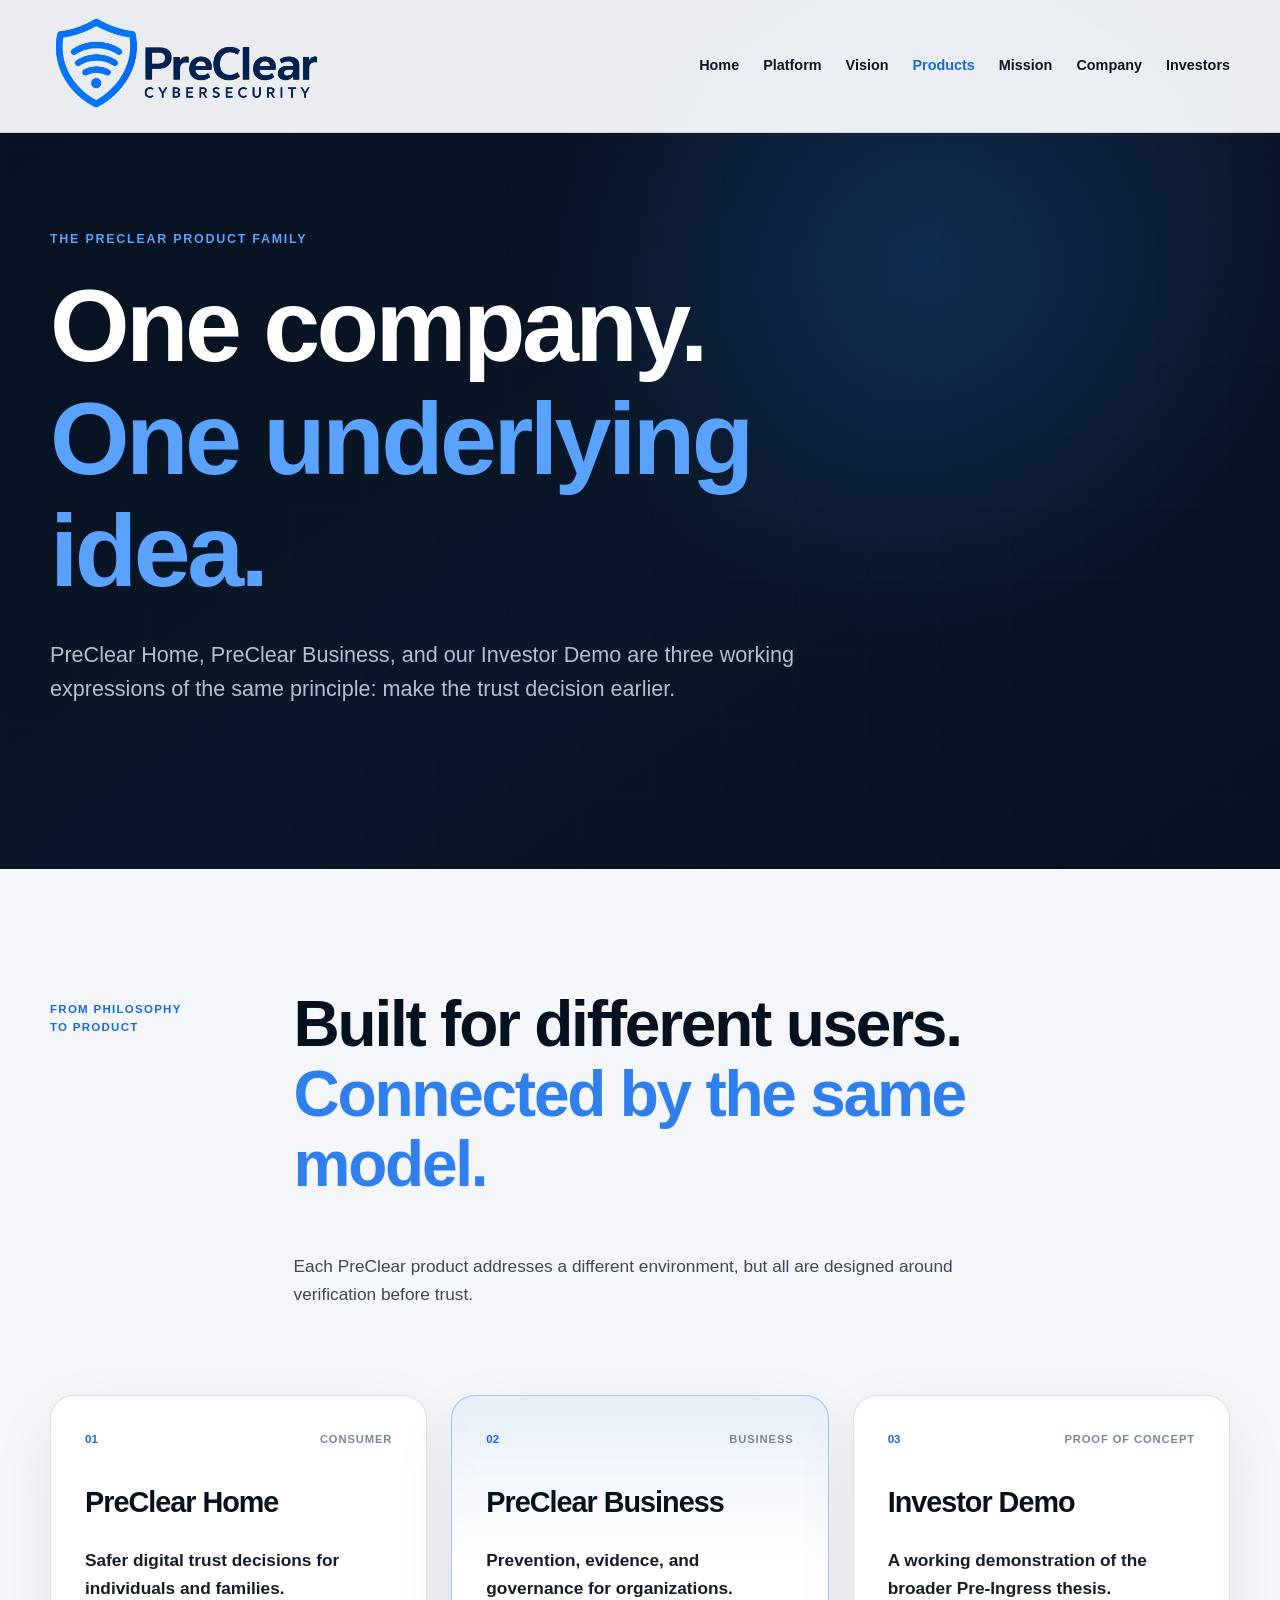
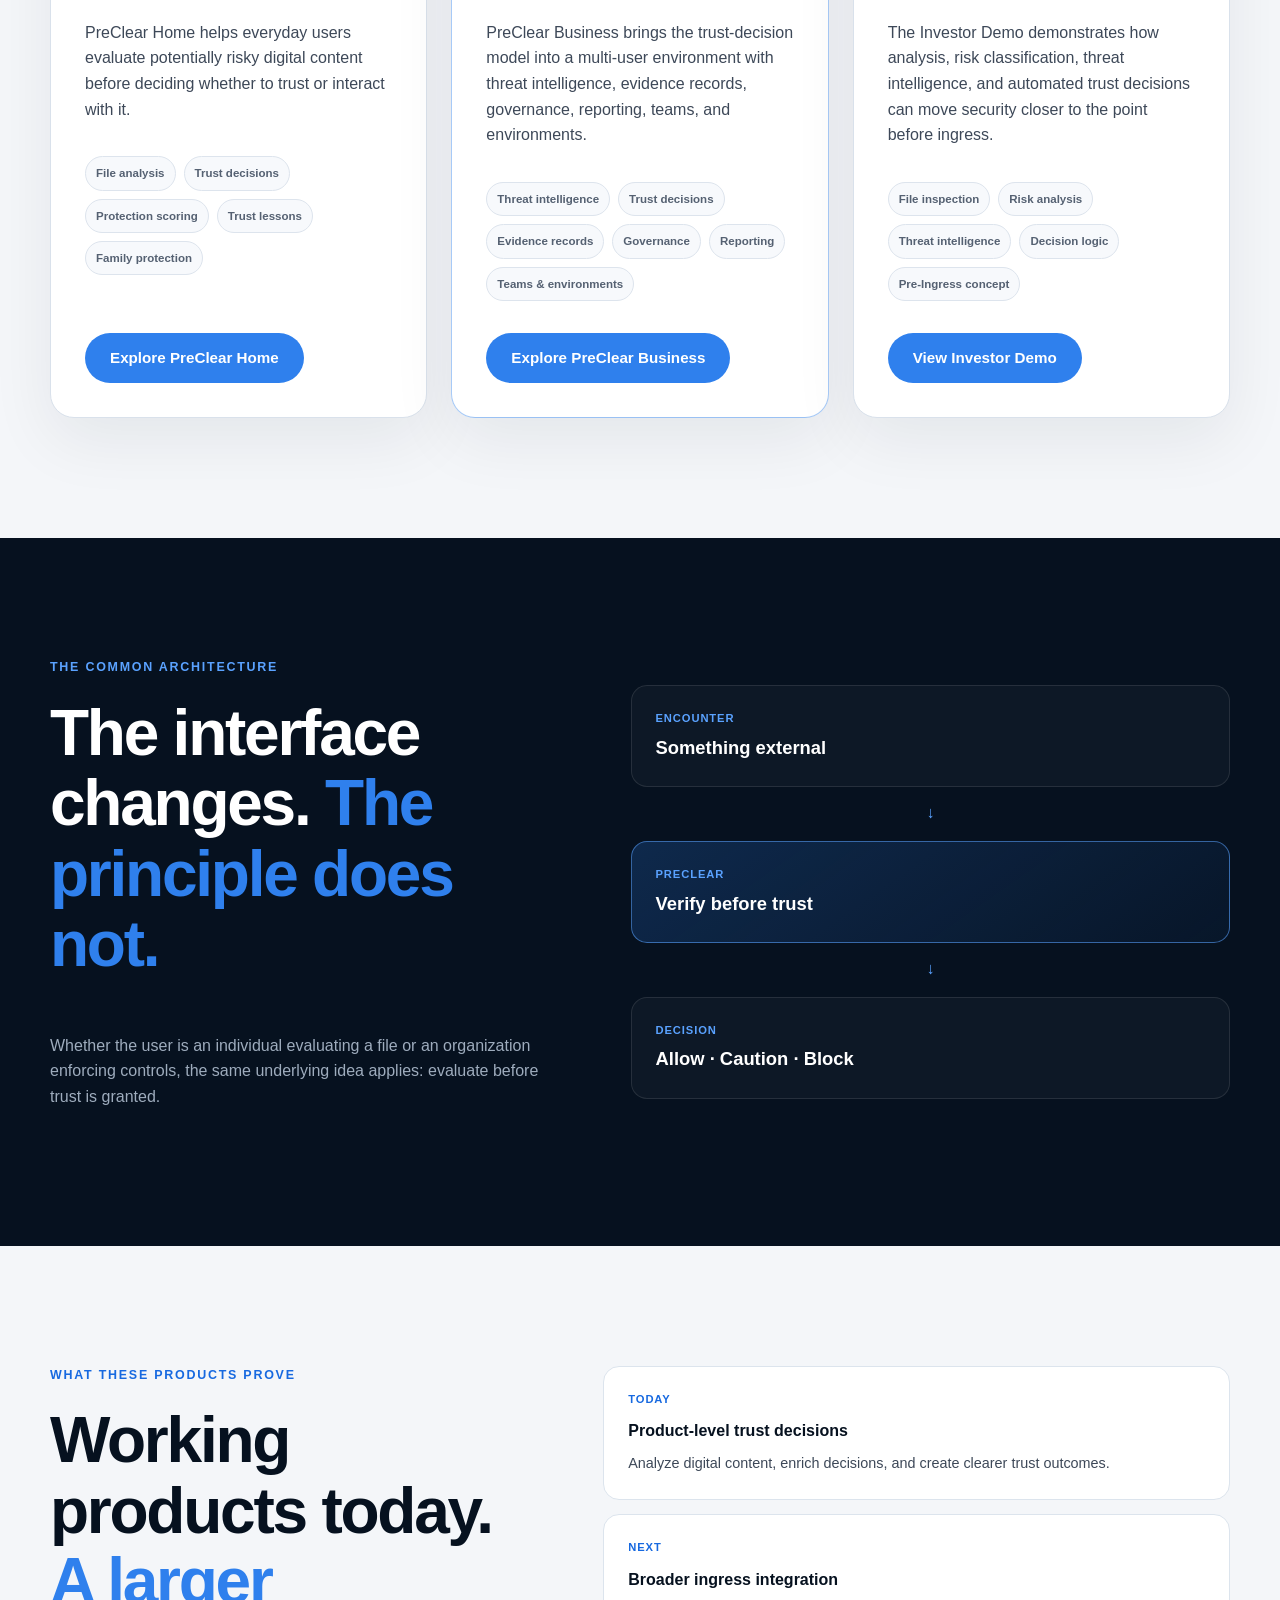
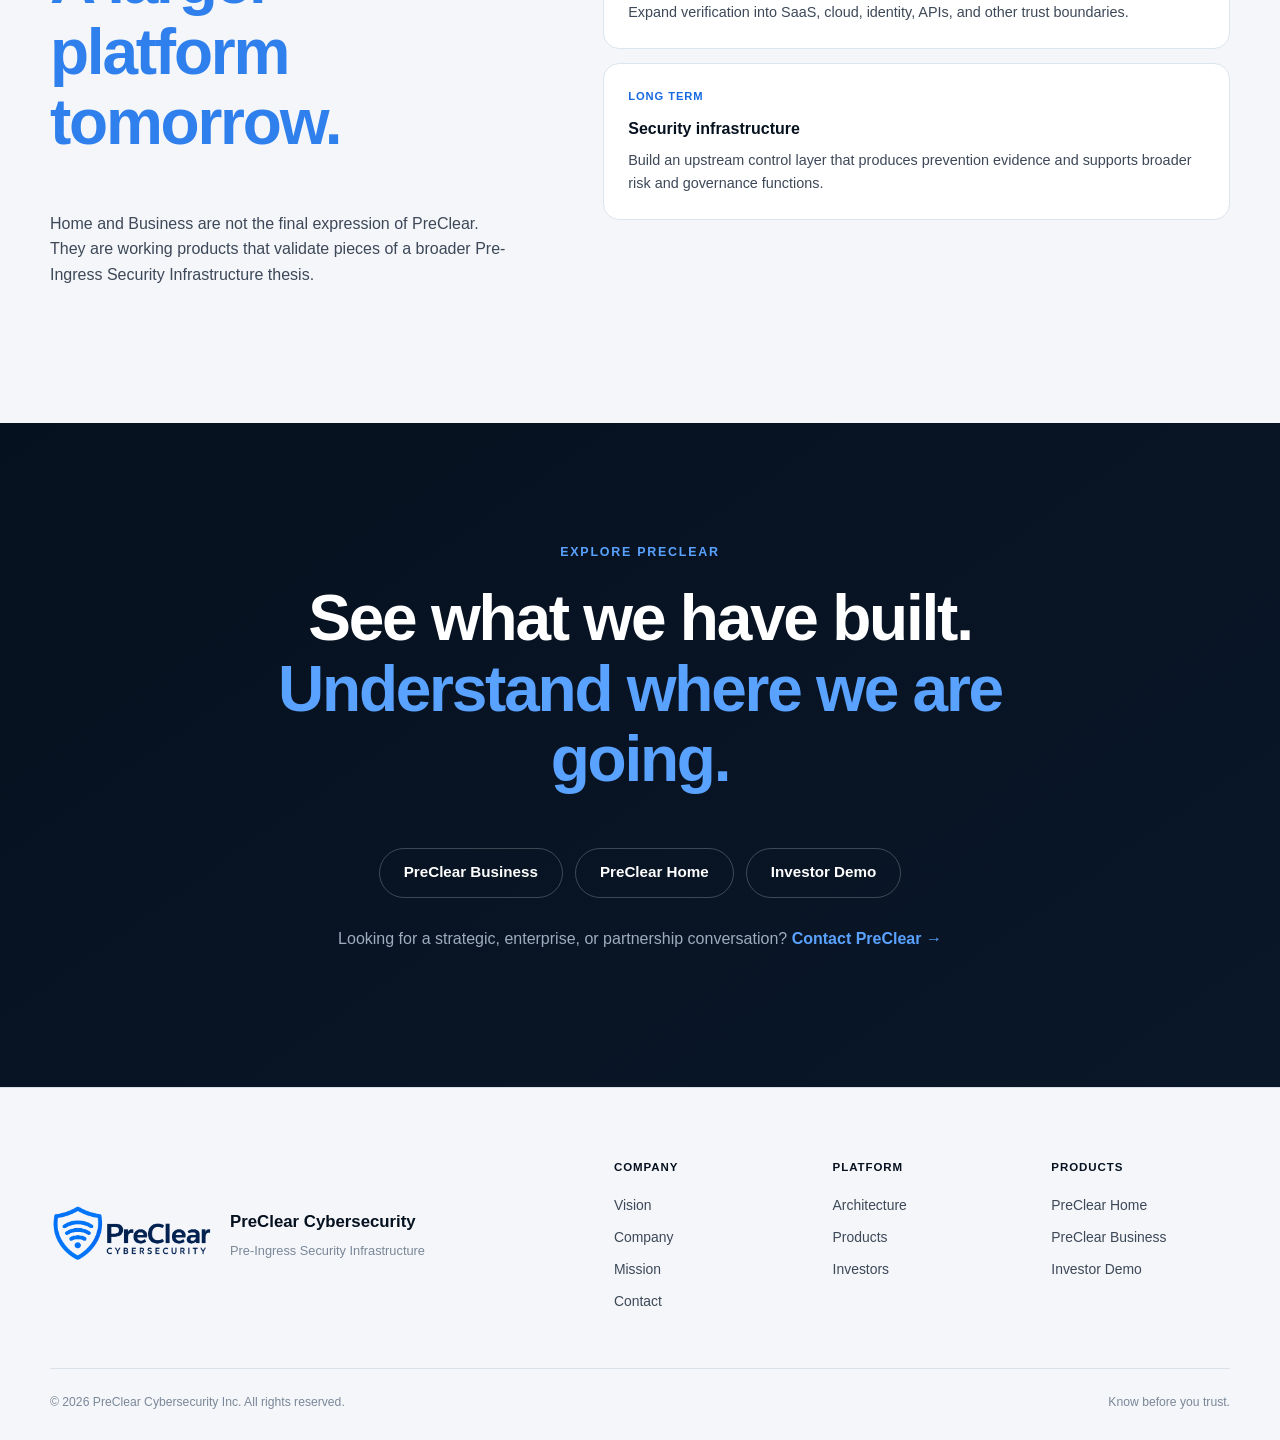
<file: products.html>
<!DOCTYPE html>
<html lang="en">
<head>

    <!-- Privacy-friendly analytics by Plausible -->
    <script
        async
        src="https://plausible.io/js/pa-iaghS-wOOMRr7kMcbNe6V.js"
    ></script>

    <script
        src="/js/plausible-init.js"
        defer
    ></script>



    <link
        rel="icon"
        type="image/png"
        href="/static/preclear-shield.png"
    >

    <link
        rel="apple-touch-icon"
        href="/static/preclear-shield.png"
    >

    <meta charset="UTF-8">

    <meta
        name="viewport"
        content="width=device-width, initial-scale=1"
    >

    <link
        rel="canonical"
        href="https://www.preclearsecurity.com/products.html"
    >

    <meta
        property="og:type"
        content="website"
    >

    <meta
        property="og:title"
        content="Products | PreClear Cybersecurity"
    >

    <meta
        property="og:description"
        content="Explore PreClear Home, PreClear Business, and the PreClear Investor Demo — three working expressions of the PreClear philosophy and broader pre-ingress security thesis."
    >

    <meta
        property="og:url"
        content="https://www.preclearsecurity.com/products.html"
    >

    <meta
        property="og:image"
        content="https://www.preclearsecurity.com/static/preclear-social.png"
    >

    <meta
        property="og:image:alt"
        content="PreClear Cybersecurity - Pre-Ingress Security Infrastructure"
    >

    <meta
        name="twitter:card"
        content="summary_large_image"
    >

    <meta
        name="twitter:title"
        content="Products | PreClear Cybersecurity"
    >

    <meta
        name="twitter:description"
        content="Explore PreClear Home, PreClear Business, and the Investor Demo — three working expressions of the PreClear philosophy."
    >

    <meta
        name="twitter:image"
        content="https://www.preclearsecurity.com/static/preclear-social.png"
    >

    <title>
        Products | PreClear Cybersecurity
    </title>

    <meta
        name="description"
        content="Explore PreClear Home, PreClear Business, and the PreClear Investor Demo — three working expressions of the PreClear philosophy and broader pre-ingress security thesis."
    >

    <link
        rel="stylesheet"
        href="css/design-system.css"
    >

    <link
        rel="stylesheet"
        href="css/components.css"
    >

    <link
        rel="stylesheet"
        href="css/preclear-corporate.css"
    >
</head>

<body>

    <header class="site-header">
        <div class="container site-header__inner">

            <a
                class="brand"
                href="index.html"
                aria-label="PreClear Cybersecurity home"
            >
                <img
                    class="brand__logo"
                    src="static/preclear_shield_logo.png"
                    alt="PreClear Cybersecurity"
                >
            </a>

            <nav
                class="site-nav"
                aria-label="Primary navigation"
            >
                <a href="index.html">
                    Home
                </a>

                <a href="platform.html">
                    Platform
                </a>

                <a href="vision.html">
                    Vision
                </a>

                <a  class="site-nav__active"
                    href="products.html">
                    Products
                </a>

                <a href="mission.html">
                    Mission
                </a>

                <a href="company.html">
                    Company
                </a>

                <a href="investors.html">
                    Investors
                </a>
            </nav>

            <button
                class="mobile-nav-toggle"
                type="button"
                aria-label="Open navigation"
                aria-expanded="false"
            >
                <span></span>
                <span></span>
                <span></span>
            </button>

        </div>
    </header>


    <main>

        <section class="products-hero">

            <div class="products-hero__grid"></div>

            <div class="container products-hero__inner">

                <div class="products-hero__content">

                    <div class="eyebrow eyebrow--light">
                        The PreClear Product Family
                    </div>

                    <h1>
                        One company.
                        <span>
                            One underlying idea.
                        </span>
                    </h1>

                    <p class="products-hero__lead">
                        PreClear Home, PreClear Business, and our
                        Investor Demo are three working expressions
                        of the same principle:
                        make the trust decision earlier.
                    </p>

                </div>

            </div>

        </section>


        <section class="section section--products-light">

            <div class="container">

                <div class="product-family-intro">

                    <div class="product-family-intro__label">
                        From philosophy to product
                    </div>

                    <div class="product-family-intro__content">

                        <h2>
                            Built for different users.
                            <span>
                                Connected by the same model.
                            </span>
                        </h2>

                        <p>
                            Each PreClear product addresses a different
                            environment, but all are designed around
                            verification before trust.
                        </p>

                    </div>

                </div>


                <div class="product-family-grid">

                    <article class="product-family-card">

                        <div class="product-family-card__meta">
                            <span>
                                01
                            </span>

                            <strong>
                                Consumer
                            </strong>
                        </div>

                        <h3>
                            PreClear Home
                        </h3>

                        <p class="product-family-card__lead">
                            Safer digital trust decisions for individuals
                            and families.
                        </p>

                        <p>
                            PreClear Home helps everyday users evaluate
                            potentially risky digital content before deciding
                            whether to trust or interact with it.
                        </p>

                        <div class="product-family-card__features">

                            <span>File analysis</span>
                            <span>Trust decisions</span>
                            <span>Protection scoring</span>
                            <span>Trust lessons</span>
                            <span>Family protection</span>

                        </div>

                        <a
                            class="button button--primary"
                            href="https://preclearhome.com"
                            target="_blank"
                            rel="noopener"
                        >
                            Explore PreClear Home
                        </a>

                    </article>


                    <article class="product-family-card product-family-card--featured">

                        <div class="product-family-card__meta">
                            <span>
                                02
                            </span>

                            <strong>
                                Business
                            </strong>
                        </div>

                        <h3>
                            PreClear Business
                        </h3>

                        <p class="product-family-card__lead">
                            Prevention, evidence, and governance for
                            organizations.
                        </p>

                        <p>
                            PreClear Business brings the trust-decision
                            model into a multi-user environment with
                            threat intelligence, evidence records,
                            governance, reporting, teams, and environments.
                        </p>

                        <div class="product-family-card__features">

                            <span>Threat intelligence</span>
                            <span>Trust decisions</span>
                            <span>Evidence records</span>
                            <span>Governance</span>
                            <span>Reporting</span>
                            <span>Teams & environments</span>

                        </div>

                        <a
                            class="button button--primary"
                            href="https://www.preclearbusiness.com"
                            target="_blank"
                            rel="noopener"
                        >
                            Explore PreClear Business
                        </a>

                    </article>


                    <article class="product-family-card">

                        <div class="product-family-card__meta">
                            <span>
                                03
                            </span>

                            <strong>
                                Proof of Concept
                            </strong>
                        </div>

                        <h3>
                            Investor Demo
                        </h3>

                        <p class="product-family-card__lead">
                            A working demonstration of the broader
                            Pre-Ingress thesis.
                        </p>

                        <p>
                            The Investor Demo demonstrates how analysis,
                            risk classification, threat intelligence,
                            and automated trust decisions can move
                            security closer to the point before ingress.
                        </p>

                        <div class="product-family-card__features">

                            <span>File inspection</span>
                            <span>Risk analysis</span>
                            <span>Threat intelligence</span>
                            <span>Decision logic</span>
                            <span>Pre-Ingress concept</span>

                        </div>

                        <a
                            class="button button--primary"
                            href="https://preclear-demo.onrender.com"
                            target="_blank"
                            rel="noopener"
                        >
                            View Investor Demo
                        </a>

                    </article>

                </div>

            </div>

        </section>


        <section class="section section--products-dark">

            <div class="container">

                <div class="product-connection">

                    <div class="product-connection__copy">

                        <div class="eyebrow eyebrow--light">
                            The common architecture
                        </div>

                        <h2>
                            The interface changes.
                            <span>
                                The principle does not.
                            </span>
                        </h2>

                        <p>
                            Whether the user is an individual evaluating
                            a file or an organization enforcing controls,
                            the same underlying idea applies:
                            evaluate before trust is granted.
                        </p>

                    </div>


                    <div class="product-connection__flow">

                        <div class="product-connection__node">
                            <span>
                                Encounter
                            </span>

                            <strong>
                                Something external
                            </strong>
                        </div>

                        <div class="product-connection__arrow">
                            →
                        </div>

                        <div class="product-connection__node product-connection__node--active">
                            <span>
                                PreClear
                            </span>

                            <strong>
                                Verify before trust
                            </strong>
                        </div>

                        <div class="product-connection__arrow">
                            →
                        </div>

                        <div class="product-connection__node">
                            <span>
                                Decision
                            </span>

                            <strong>
                                Allow · Caution · Block
                            </strong>
                        </div>

                    </div>

                </div>

            </div>

        </section>


        <section class="section section--products-light">

            <div class="container">

                <div class="product-evolution">

                    <div class="product-evolution__copy">

                        <div class="eyebrow">
                            What these products prove
                        </div>

                        <h2>
                            Working products today.
                            <span>
                                A larger platform tomorrow.
                            </span>
                        </h2>

                        <p>
                            Home and Business are not the final expression
                            of PreClear. They are working products that
                            validate pieces of a broader Pre-Ingress
                            Security Infrastructure thesis.
                        </p>

                    </div>


                    <div class="product-evolution__steps">

                        <article>
                            <span>
                                Today
                            </span>

                            <strong>
                                Product-level trust decisions
                            </strong>

                            <p>
                                Analyze digital content, enrich decisions,
                                and create clearer trust outcomes.
                            </p>
                        </article>

                        <article>
                            <span>
                                Next
                            </span>

                            <strong>
                                Broader ingress integration
                            </strong>

                            <p>
                                Expand verification into SaaS, cloud,
                                identity, APIs, and other trust boundaries.
                            </p>
                        </article>

                        <article>
                            <span>
                                Long term
                            </span>

                            <strong>
                                Security infrastructure
                            </strong>

                            <p>
                                Build an upstream control layer that
                                produces prevention evidence and supports
                                broader risk and governance functions.
                            </p>
                        </article>

                    </div>

                </div>

            </div>

        </section>


        <section class="section section--products-close">

            <div class="container">

                <div class="products-close">

                    <div class="eyebrow eyebrow--light">
                        Explore PreClear
                    </div>

                    <h2>
                        See what we have built.
                        <span>
                            Understand where we are going.
                        </span>
                    </h2>

                    <div class="products-close__actions">

                        <a
                            class="button button--light-outline"
                            href="https://www.preclearbusiness.com"
                            target="_blank"
                            rel="noopener"
                        >
                            PreClear Business
                        </a>

                        <a
                            class="button button--light-outline"
                            href="https://preclearhome.com"
                            target="_blank"
                            rel="noopener"
                        >
                            PreClear Home
                        </a>

                        <a
                            class="button button--light-outline"
                            href="https://preclear-demo.onrender.com"
                            target="_blank"
                            rel="noopener"
                        >
                            Investor Demo
                        </a>

                    </div>

                    <p class="products-contact-note">
                        Looking for a strategic, enterprise, or partnership conversation?
                        <a href="contact.html">
                            Contact PreClear →
                        </a>
                    </p>

                </div>

            </div>

        </section>

    </main>


    <footer class="site-footer">

        <div class="container">

            <div class="site-footer__main">

                <div class="footer-brand">

                    <img
                        class="footer-brand__logo"
                        src="static/preclear_shield_logo.png"
                        alt="PreClear Cybersecurity"
                    >

                    <div>

                        <strong>
                            PreClear Cybersecurity
                        </strong>

                        <p>
                            Pre-Ingress Security Infrastructure
                        </p>

                    </div>

                </div>


                <div class="footer-nav">

                    <div class="footer-nav__group">

                        <span>
                            Company
                        </span>

                        <a href="vision.html">
                            Vision
                        </a>

                        <a href="company.html">
                            Company
                        </a>

                        <a href="mission.html">
                            Mission
                        </a>

                        <a href="contact.html">
                            Contact
                        </a>

                    </div>


                    <div class="footer-nav__group">

                        <span>
                            Platform
                        </span>

                        <a href="platform.html">
                            Architecture
                        </a>

                        <a href="products.html">
                            Products
                        </a>

                        <a href="investors.html">
                            Investors
                        </a>

                    </div>


                    <div class="footer-nav__group">

                        <span>
                            Products
                        </span>

                        <a
                            href="https://preclearhome.com"
                            target="_blank"
                            rel="noopener"
                        >
                            PreClear Home
                        </a>

                        <a
                            href="https://www.preclearbusiness.com"
                            target="_blank"
                            rel="noopener"
                        >
                            PreClear Business
                        </a>

                        <a
                            href="https://preclear-demo.onrender.com"
                            target="_blank"
                            rel="noopener"
                        >
                            Investor Demo
                        </a>

                    </div>

                </div>

            </div>


            <div class="site-footer__bottom">

                <p>
                    © <span id="current-year"></span>
                    PreClear Cybersecurity Inc.
                    All rights reserved.
                </p>

                <p>
                    Know before you trust.
                </p>

            </div>

        </div>

    </footer>


    <script src="js/main.js"></script>

</body>
</html>
</file>
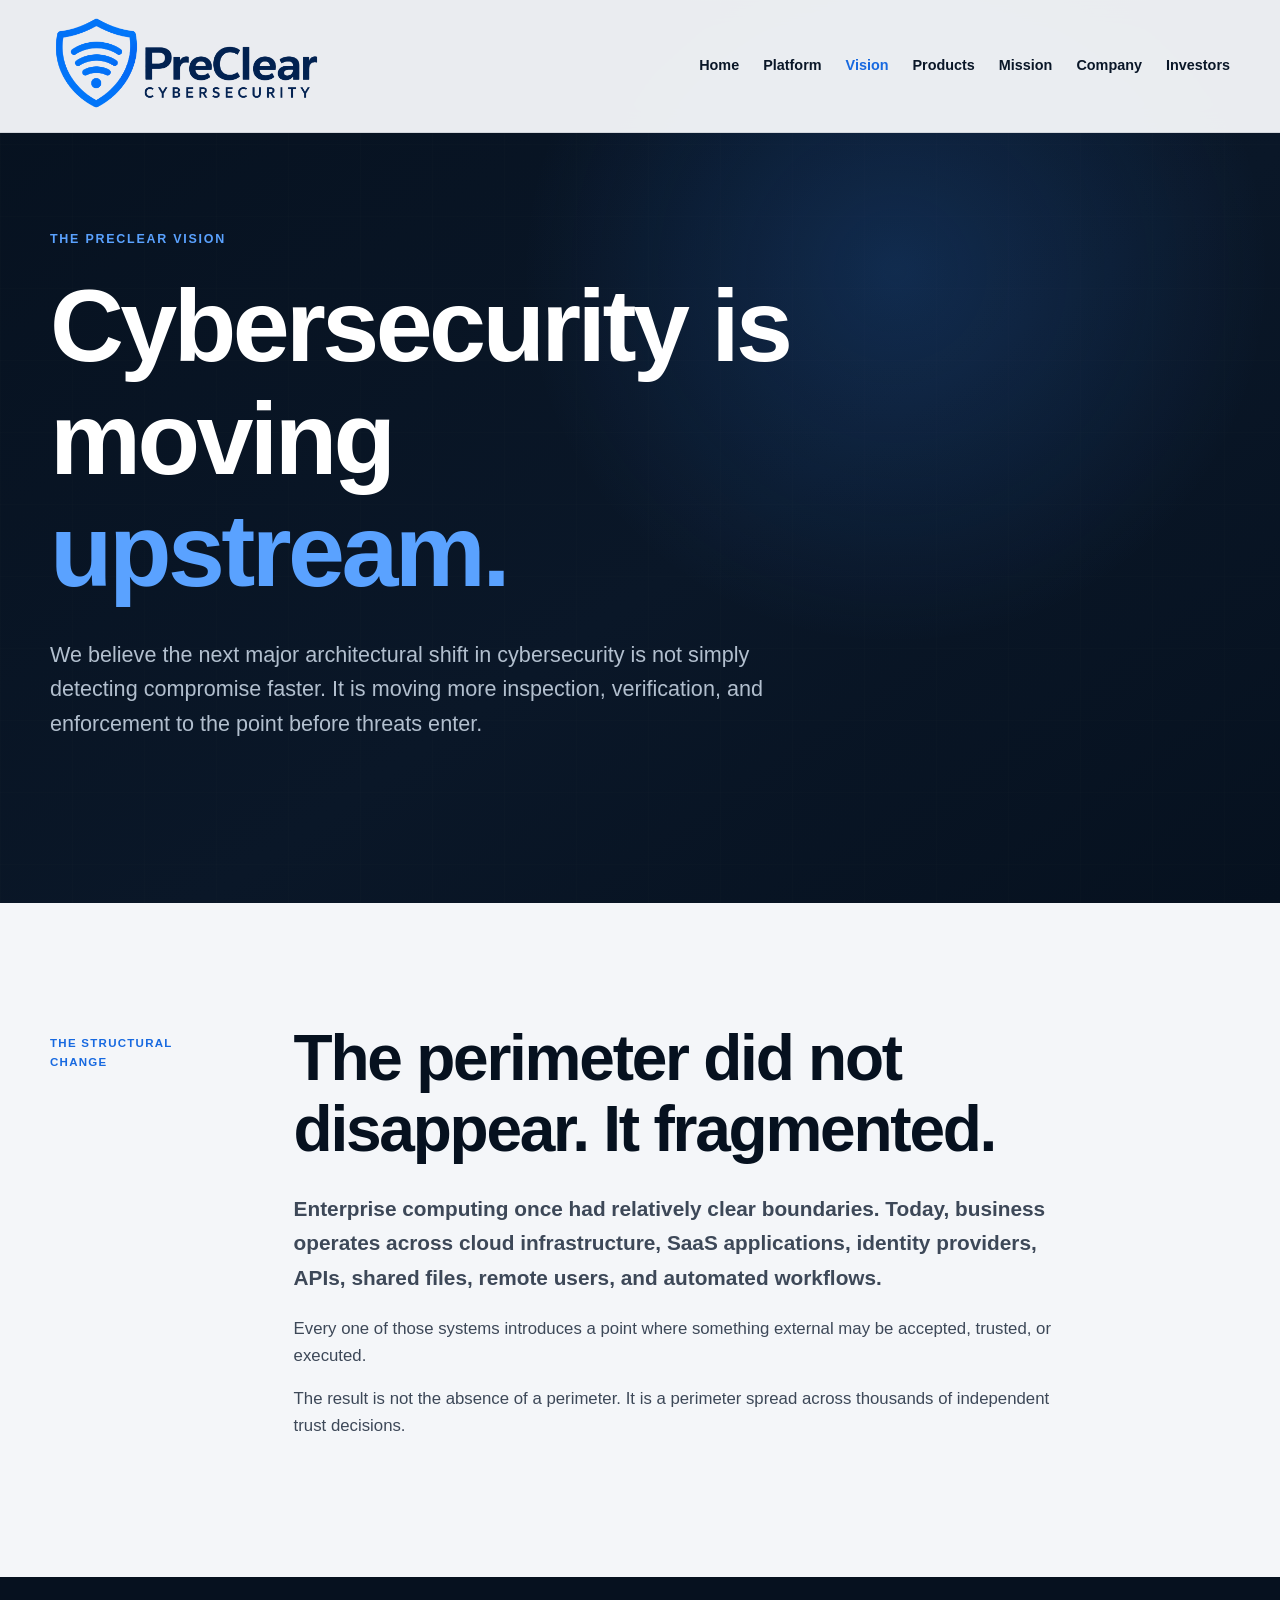
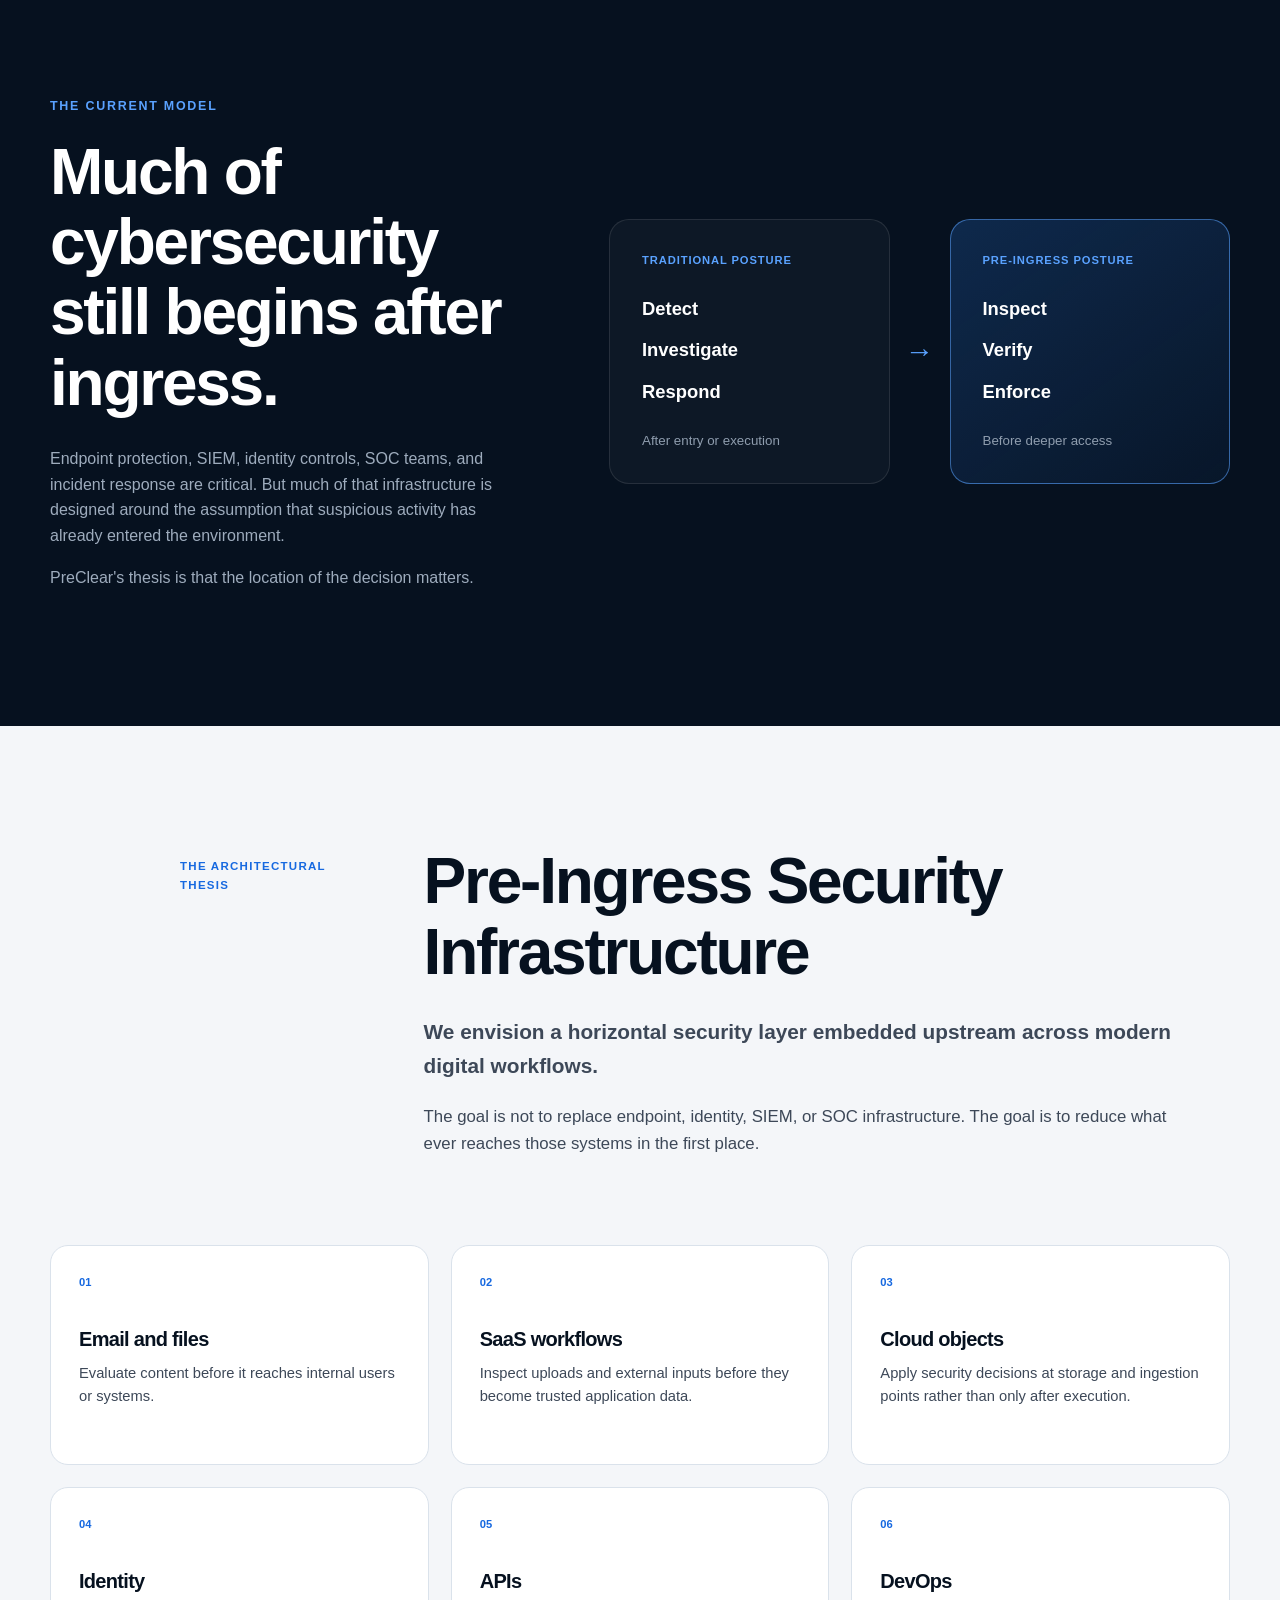
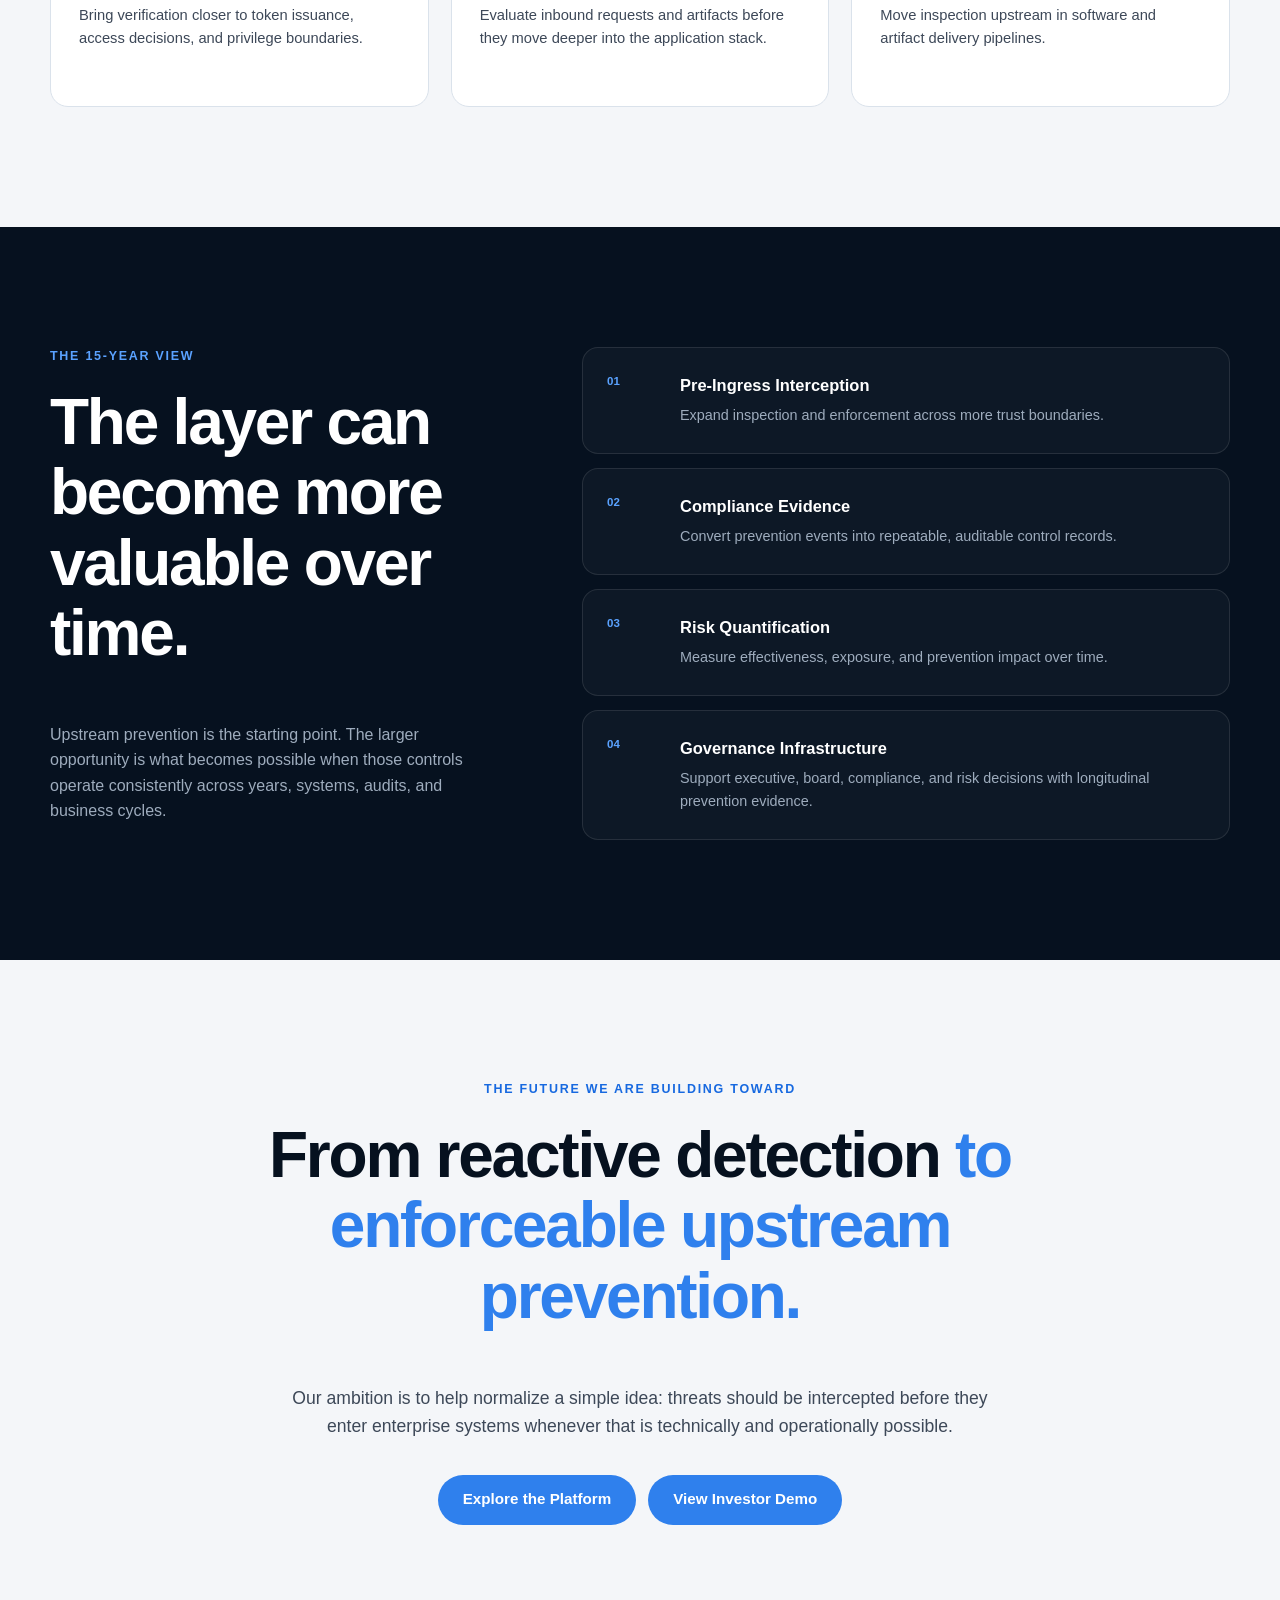
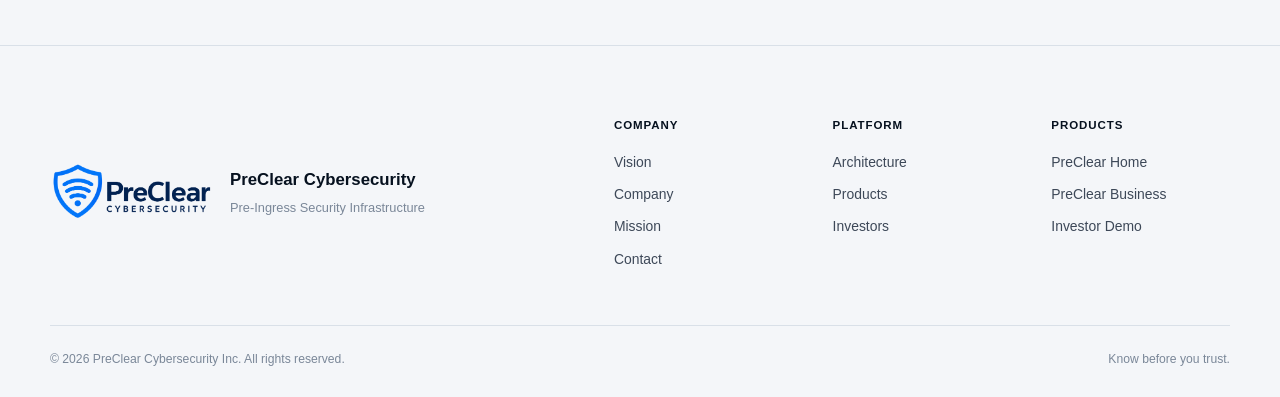
<file: vision.html>
<!DOCTYPE html>
<html lang="en">
<head>

    <!-- Privacy-friendly analytics by Plausible -->
    <script
        async
        src="https://plausible.io/js/pa-iaghS-wOOMRr7kMcbNe6V.js"
    ></script>

    <script
        src="/js/plausible-init.js"
        defer
    ></script>



    <link
        rel="icon"
        type="image/png"
        href="/static/preclear-shield.png"
    >

    <link
        rel="apple-touch-icon"
        href="/static/preclear-shield.png"
    >

    <meta charset="UTF-8">

    <meta
        name="viewport"
        content="width=device-width, initial-scale=1"
    >

    <link
        rel="canonical"
        href="https://www.preclearsecurity.com/vision.html"
    >

    <meta
        property="og:type"
        content="website"
    >

    <meta
        property="og:title"
        content="Vision | PreClear Cybersecurity"
    >

    <meta
        property="og:description"
        content="PreClear envisions cybersecurity moving upstream, from reactive detection after ingress toward interception and prevention before threats reach protected environments."
    >

    <meta
        property="og:url"
        content="https://www.preclearsecurity.com/vision.html"
    >

    <meta
        property="og:image"
        content="https://www.preclearsecurity.com/static/preclear-social.png"
    >

    <meta
        property="og:image:alt"
        content="PreClear Cybersecurity - Pre-Ingress Security Infrastructure"
    >

    <meta
        name="twitter:card"
        content="summary_large_image"
    >

    <meta
        name="twitter:title"
        content="Vision | PreClear Cybersecurity"
    >

    <meta
        name="twitter:description"
        content="PreClear envisions cybersecurity moving upstream, toward interception and prevention before threats reach protected environments."
    >

    <meta
        name="twitter:image"
        content="https://www.preclearsecurity.com/static/preclear-social.png"
    >

    <title>
        Vision | PreClear Cybersecurity
    </title>

    <meta
        name="description"
        content="Explore PreClear's vision for cybersecurity moving upstream, from reactive detection after ingress toward interception and prevention before threats reach protected environments."
    >

    <link
        rel="stylesheet"
        href="css/design-system.css"
    >

    <link
        rel="stylesheet"
        href="css/components.css"
    >

    <link
        rel="stylesheet"
        href="css/preclear-corporate.css"
    >
</head>

<body>

    <header class="site-header">
        <div class="container site-header__inner">

            <a
                class="brand"
                href="index.html"
                aria-label="PreClear Cybersecurity home"
            >
                <img
                    class="brand__logo"
                    src="static/preclear_shield_logo.png"
                    alt="PreClear Cybersecurity"
                >
            </a>

            <nav
                class="site-nav"
                aria-label="Primary navigation"
            >
                <a href="index.html">
                    Home
                </a>

                <a href="platform.html">
                    Platform
                </a>

                <a  class="site-nav__active"
                    href="vision.html">
                    Vision
                </a>

                <a href="products.html">
                    Products
                </a>

                <a href="mission.html">
                    Mission
                </a>

                <a href="company.html">
                    Company
                </a>

                <a href="investors.html">
                    Investors
                </a>
            </nav>

            <button
                class="mobile-nav-toggle"
                type="button"
                aria-label="Open navigation"
                aria-expanded="false"
            >
                <span></span>
                <span></span>
                <span></span>
            </button>

        </div>
    </header>


    <main>

        <section class="vision-hero">

            <div class="vision-hero__grid"></div>

            <div class="container vision-hero__inner">

                <div class="vision-hero__content">

                    <div class="eyebrow eyebrow--light">
                        The PreClear Vision
                    </div>

                    <h1>
                        Cybersecurity is moving
                        <span>
                            upstream.
                        </span>
                    </h1>

                    <p class="vision-hero__lead">
                        We believe the next major architectural shift in
                        cybersecurity is not simply detecting compromise
                        faster. It is moving more inspection, verification,
                        and enforcement to the point before threats enter.
                    </p>

                </div>

            </div>

        </section>


        <section class="section section--vision-light">

            <div class="container">

                <div class="vision-editorial">

                    <div class="vision-editorial__label">
                        The structural change
                    </div>

                    <div class="vision-editorial__content">

                        <h2>
                            The perimeter did not disappear.
                            It fragmented.
                        </h2>

                        <p class="vision-editorial__lead">
                            Enterprise computing once had relatively clear
                            boundaries. Today, business operates across cloud
                            infrastructure, SaaS applications, identity
                            providers, APIs, shared files, remote users, and
                            automated workflows.
                        </p>

                        <p>
                            Every one of those systems introduces a point where
                            something external may be accepted, trusted, or
                            executed.
                        </p>

                        <p>
                            The result is not the absence of a perimeter.
                            It is a perimeter spread across thousands of
                            independent trust decisions.
                        </p>

                    </div>

                </div>

            </div>

        </section>


        <section class="section section--vision-dark">

            <div class="container">

                <div class="vision-shift">

                    <div class="vision-shift__copy">

                        <div class="eyebrow eyebrow--light">
                            The current model
                        </div>

                        <h2>
                            Much of cybersecurity still begins
                            after ingress.
                        </h2>

                        <p>
                            Endpoint protection, SIEM, identity controls,
                            SOC teams, and incident response are critical.
                            But much of that infrastructure is designed around
                            the assumption that suspicious activity has already
                            entered the environment.
                        </p>

                        <p>
                            PreClear's thesis is that the location of the
                            decision matters.
                        </p>

                    </div>


                    <div class="vision-comparison">

                        <div class="vision-comparison__column">

                            <span>
                                Traditional posture
                            </span>

                            <strong>
                                Detect
                            </strong>

                            <strong>
                                Investigate
                            </strong>

                            <strong>
                                Respond
                            </strong>

                            <small>
                                After entry or execution
                            </small>

                        </div>

                        <div class="vision-comparison__arrow">
                            →
                        </div>

                        <div class="vision-comparison__column vision-comparison__column--active">

                            <span>
                                Pre-Ingress posture
                            </span>

                            <strong>
                                Inspect
                            </strong>

                            <strong>
                                Verify
                            </strong>

                            <strong>
                                Enforce
                            </strong>

                            <small>
                                Before deeper access
                            </small>

                        </div>

                    </div>

                </div>

            </div>

        </section>


        <section class="section section--vision-light">

            <div class="container">

                <div class="vision-editorial vision-editorial--reverse">

                    <div class="vision-editorial__label">
                        The architectural thesis
                    </div>

                    <div class="vision-editorial__content">

                        <h2>
                            Pre-Ingress Security Infrastructure
                        </h2>

                        <p class="vision-editorial__lead">
                            We envision a horizontal security layer embedded
                            upstream across modern digital workflows.
                        </p>

                        <p>
                            The goal is not to replace endpoint, identity,
                            SIEM, or SOC infrastructure. The goal is to reduce
                            what ever reaches those systems in the first place.
                        </p>

                    </div>

                </div>


                <div class="vision-boundaries">

                    <article>
                        <span>
                            01
                        </span>

                        <h3>
                            Email and files
                        </h3>

                        <p>
                            Evaluate content before it reaches internal users
                            or systems.
                        </p>
                    </article>

                    <article>
                        <span>
                            02
                        </span>

                        <h3>
                            SaaS workflows
                        </h3>

                        <p>
                            Inspect uploads and external inputs before they
                            become trusted application data.
                        </p>
                    </article>

                    <article>
                        <span>
                            03
                        </span>

                        <h3>
                            Cloud objects
                        </h3>

                        <p>
                            Apply security decisions at storage and ingestion
                            points rather than only after execution.
                        </p>
                    </article>

                    <article>
                        <span>
                            04
                        </span>

                        <h3>
                            Identity
                        </h3>

                        <p>
                            Bring verification closer to token issuance,
                            access decisions, and privilege boundaries.
                        </p>
                    </article>

                    <article>
                        <span>
                            05
                        </span>

                        <h3>
                            APIs
                        </h3>

                        <p>
                            Evaluate inbound requests and artifacts before
                            they move deeper into the application stack.
                        </p>
                    </article>

                    <article>
                        <span>
                            06
                        </span>

                        <h3>
                            DevOps
                        </h3>

                        <p>
                            Move inspection upstream in software and artifact
                            delivery pipelines.
                        </p>
                    </article>

                </div>

            </div>

        </section>


        <section class="section section--vision-dark">

            <div class="container">

                <div class="vision-longterm">

                    <div class="vision-longterm__intro">

                        <div class="eyebrow eyebrow--light">
                            The 15-year view
                        </div>

                        <h2>
                            The layer can become
                            more valuable over time.
                        </h2>

                        <p>
                            Upstream prevention is the starting point.
                            The larger opportunity is what becomes possible
                            when those controls operate consistently across
                            years, systems, audits, and business cycles.
                        </p>

                    </div>


                    <div class="vision-stages">

                        <article class="vision-stage">

                            <div class="vision-stage__number">
                                01
                            </div>

                            <div>
                                <strong>
                                    Pre-Ingress Interception
                                </strong>

                                <p>
                                    Expand inspection and enforcement across
                                    more trust boundaries.
                                </p>
                            </div>

                        </article>

                        <article class="vision-stage">

                            <div class="vision-stage__number">
                                02
                            </div>

                            <div>
                                <strong>
                                    Compliance Evidence
                                </strong>

                                <p>
                                    Convert prevention events into repeatable,
                                    auditable control records.
                                </p>
                            </div>

                        </article>

                        <article class="vision-stage">

                            <div class="vision-stage__number">
                                03
                            </div>

                            <div>
                                <strong>
                                    Risk Quantification
                                </strong>

                                <p>
                                    Measure effectiveness, exposure, and
                                    prevention impact over time.
                                </p>
                            </div>

                        </article>

                        <article class="vision-stage">

                            <div class="vision-stage__number">
                                04
                            </div>

                            <div>
                                <strong>
                                    Governance Infrastructure
                                </strong>

                                <p>
                                    Support executive, board, compliance,
                                    and risk decisions with longitudinal
                                    prevention evidence.
                                </p>
                            </div>

                        </article>

                    </div>

                </div>

            </div>

        </section>


        <section class="section section--vision-statement">

            <div class="container">

                <div class="vision-statement">

                    <div class="eyebrow">
                        The future we are building toward
                    </div>

                    <h2>
                        From reactive detection
                        <span>
                            to enforceable upstream prevention.
                        </span>
                    </h2>

                    <p>
                        Our ambition is to help normalize a simple idea:
                        threats should be intercepted before they enter
                        enterprise systems whenever that is technically
                        and operationally possible.
                    </p>

                    <div class="vision-statement__actions">

                        <a
                            class="button button--primary"
                            href="platform.html"
                        >
                            Explore the Platform
                        </a>

                        <a
                            class="button button--primary"
                            href="https://preclear-demo.onrender.com"
                            target="_blank"
                            rel="noopener"
                        >
                            View Investor Demo
                        </a>

                    </div>

                </div>

            </div>

        </section>

    </main>


    <footer class="site-footer">

        <div class="container">

            <div class="site-footer__main">

                <div class="footer-brand">

                    <img
                        class="footer-brand__logo"
                        src="static/preclear_shield_logo.png"
                        alt="PreClear Cybersecurity"
                    >

                    <div>

                        <strong>
                            PreClear Cybersecurity
                        </strong>

                        <p>
                            Pre-Ingress Security Infrastructure
                        </p>

                    </div>

                </div>


                <div class="footer-nav">

                    <div class="footer-nav__group">

                        <span>
                            Company
                        </span>

                        <a href="vision.html">
                            Vision
                        </a>

                        <a href="company.html">
                            Company
                        </a>

                        <a href="mission.html">
                            Mission
                        </a>

                        <a href="contact.html">
                            Contact
                        </a>

                    </div>


                    <div class="footer-nav__group">

                        <span>
                            Platform
                        </span>

                        <a href="platform.html">
                            Architecture
                        </a>

                        <a href="products.html">
                            Products
                        </a>

                        <a href="investors.html">
                            Investors
                        </a>

                    </div>


                    <div class="footer-nav__group">

                        <span>
                            Products
                        </span>

                        <a
                            href="https://preclearhome.com"
                            target="_blank"
                            rel="noopener"
                        >
                            PreClear Home
                        </a>

                        <a
                            href="https://www.preclearbusiness.com"
                            target="_blank"
                            rel="noopener"
                        >
                            PreClear Business
                        </a>

                        <a
                            href="https://preclear-demo.onrender.com"
                            target="_blank"
                            rel="noopener"
                        >
                            Investor Demo
                        </a>

                    </div>

                </div>

            </div>


            <div class="site-footer__bottom">

                <p>
                    © <span id="current-year"></span>
                    PreClear Cybersecurity Inc.
                    All rights reserved.
                </p>

                <p>
                    Know before you trust.
                </p>

            </div>

        </div>

    </footer>


    <script src="js/main.js"></script>

</body>
</html>
</file>
<file: css/design-system.css>
:root {
    --color-navy-950: #06111f;
    --color-navy-900: #0a1728;
    --color-navy-850: #0d1c30;
    --color-navy-800: #12243a;

    --color-blue-600: #1769e0;
    --color-blue-500: #2f80ed;
    --color-blue-400: #5aa2ff;

    --color-white: #ffffff;
    --color-gray-50: #f7f9fc;
    --color-gray-100: #edf1f6;
    --color-gray-300: #c9d2df;
    --color-gray-500: #7a8798;
    --color-gray-700: #3d4858;
    --color-gray-900: #151d29;

    --border-dark: rgba(255, 255, 255, 0.12);
    --border-light: #dce3ec;

    --shadow-soft:
        0 20px 60px rgba(4, 15, 30, 0.10);

    --radius-sm: 10px;
    --radius-md: 18px;
    --radius-lg: 28px;

    --container-width: 1180px;

    --font-sans:
        Inter,
        ui-sans-serif,
        -apple-system,
        BlinkMacSystemFont,
        "Segoe UI",
        sans-serif;
}


*,
*::before,
*::after {
    box-sizing: border-box;
}


html {
    scroll-behavior: smooth;
}


body {
    margin: 0;
    font-family: var(--font-sans);
    background: var(--color-white);
    color: var(--color-gray-900);
    line-height: 1.6;
}


a {
    color: inherit;
    text-decoration: none;
}


img {
    display: block;
    max-width: 100%;
}


.container {
    width: min(
        calc(100% - 48px),
        var(--container-width)
    );
    margin-inline: auto;
}


.section {
    padding: 120px 0;
}


.section--light {
    background: #f4f6f9;
    color: var(--color-navy-950);
}

.section--dark {
    background: var(--color-navy-950);
    color: var(--color-white);
}


.eyebrow {
    margin-bottom: 20px;
    color: var(--color-blue-600);
    font-size: 0.78rem;
    font-weight: 800;
    letter-spacing: 0.14em;
    text-transform: uppercase;
}


.eyebrow--light {
    color: var(--color-blue-400);
}


h1,
h2,
h3,
p {
    margin-top: 0;
}


h1,
h2,
h3 {
    line-height: 1.1;
    letter-spacing: -0.035em;
}


h2 {
    font-size: clamp(
        2.2rem,
        5vw,
        4.2rem
    );
}


h2 span {
    color: var(--color-blue-500);
}
</file>
<file: css/components.css>
.button {
    display: inline-flex;
    align-items: center;
    justify-content: center;

    min-height: 50px;
    padding: 0 24px;

    border: 1px solid transparent;
    border-radius: 999px;

    font-size: 0.95rem;
    font-weight: 700;

    transition:
        transform 160ms ease,
        background-color 160ms ease,
        border-color 160ms ease;
}


.button:hover {
    transform: translateY(-2px);
}


.button--small {
    min-height: 42px;
    padding-inline: 20px;
}


.button--primary {
    background: var(--color-blue-500);
    color: var(--color-white);
}


.button--primary:hover {
    background: var(--color-blue-600);
}


.button--outline {
    border-color: rgba(255, 255, 255, 0.22);
    color: var(--color-white);
}


.button--outline:hover {
    background: rgba(255, 255, 255, 0.07);
}


.button--ghost {
    border-color: rgba(255, 255, 255, 0.16);
    color: var(--color-white);
}


.button--ghost:hover {
    background: rgba(255, 255, 255, 0.06);
}

.button--light-outline {
    border-color: rgba(255, 255, 255, 0.22);
    color: #ffffff;
}

.button--light-outline:hover {
    background: rgba(255, 255, 255, 0.08);
    border-color: rgba(255, 255, 255, 0.38);
}

.button--outline-dark {
    border-color: rgba(6, 17, 31, 0.18);
    color: var(--color-navy-950);
}

.button--outline-dark:hover {
    border-color: rgba(23, 105, 224, 0.45);
    background: rgba(47, 128, 237, 0.06);
    color: var(--color-blue-600);
}
</file>
<file: css/preclear-corporate.css>
.site-header {
    position: fixed;
    z-index: 1000;
    top: 0;
    right: 0;
    left: 0;

    background: rgba(244, 246, 249, 0.96);
    border-bottom: 1px solid rgba(6, 17, 31, 0.10);

    backdrop-filter: blur(12px);
    -webkit-backdrop-filter: blur(12px);
}


.site-header__inner {
    display: flex;
    align-items: center;
    justify-content: space-between;

    min-height: 104px;
    padding-top: 16px;
    padding-bottom: 16px;
}


.brand {
    display: flex;
    align-items: center;
    gap: 12px;

    color: var(--color-white);
}


.brand__logo {
    display: block;
    width: auto;
    height: 100px;
    object-fit: contain;
}


.site-nav {
    display: flex;
    align-items: center;
    gap: 24px;

    color: var(--color-navy-900);
    font-size: 0.9rem;
    font-weight: 600;
}


.site-nav a:hover {
    color: var(--color-blue-600);
}


/* HERO */

.hero {
    position: relative;
    overflow: hidden;

    min-height: 900px;
    padding: 215px 0 110px;

    background:
        radial-gradient(
            circle at 75% 30%,
            rgba(47, 128, 237, 0.18),
            transparent 34%
        ),
        linear-gradient(
            150deg,
            #06111f 0%,
            #09192c 55%,
            #06111f 100%
        );

    color: var(--color-white);
}


.hero__grid {
    position: absolute;
    inset: 0;

    opacity: 0.22;

    background-image:
        linear-gradient(
            rgba(255, 255, 255, 0.05) 1px,
            transparent 1px
        ),
        linear-gradient(
            90deg,
            rgba(255, 255, 255, 0.05) 1px,
            transparent 1px
        );

    background-size: 64px 64px;

    mask-image:
        linear-gradient(
            to bottom,
            black,
            transparent 90%
        );
}


.hero__inner {
    position: relative;
    z-index: 2;

    display: grid;
    grid-template-columns:
        minmax(0, 1.05fr)
        minmax(420px, 0.95fr);

    align-items: center;
    gap: 80px;
}


.hero__title {
    max-width: 780px;

    margin-bottom: 28px;

    font-size: clamp(
        3.7rem,
        7vw,
        6.7rem
    );
}


.hero__title span {
    display: block;
    color: var(--color-blue-400);
}


.hero__lead {
    max-width: 700px;

    margin-bottom: 22px;

    color: #e3ebf5;

    font-size: clamp(
        1.15rem,
        2vw,
        1.45rem
    );
}


.hero__support {
    max-width: 650px;

    margin-bottom: 36px;

    color: #9eacbd;
    font-size: 1rem;
}


.hero__actions {
    display: flex;
    flex-wrap: wrap;
    gap: 14px;
}


/* HERO ARCHITECTURE */

.hero-architecture {
    padding: 28px;

    border: 1px solid rgba(255, 255, 255, 0.12);
    border-radius: var(--radius-lg);

    background:
        rgba(255, 255, 255, 0.045);

    box-shadow:
        0 30px 90px rgba(0, 0, 0, 0.24);

    backdrop-filter: blur(18px);
}


.architecture-label {
    margin-bottom: 24px;

    color: #9eacbd;
    font-size: 0.76rem;
    font-weight: 700;
    letter-spacing: 0.12em;
    text-transform: uppercase;
}


.architecture-flow {
    display: flex;
    flex-direction: column;
    gap: 14px;
}


.architecture-node {
    padding: 22px;

    border: 1px solid rgba(255, 255, 255, 0.10);
    border-radius: 16px;

    background: rgba(255, 255, 255, 0.035);
}


.architecture-node--preclear {
    border-color: rgba(90, 162, 255, 0.55);

    background:
        linear-gradient(
            135deg,
            rgba(47, 128, 237, 0.22),
            rgba(47, 128, 237, 0.08)
        );
}


.architecture-node__label {
    display: block;

    margin-bottom: 4px;

    color: var(--color-blue-400);

    font-size: 0.68rem;
    font-weight: 800;
    letter-spacing: 0.1em;
    text-transform: uppercase;
}


.architecture-node strong {
    display: block;
    margin-bottom: 4px;

    font-size: 1.2rem;
}


.architecture-node small {
    color: #9eacbd;
}


.architecture-arrow {
    color: var(--color-blue-400);
    text-align: center;

    transform: rotate(90deg);
}


.architecture-footer {
    margin-top: 24px;

    color: #8f9dae;
    font-size: 0.82rem;
}


/* WHY NOW */

.section-heading {
    max-width: 850px;
    margin-bottom: 70px;
}


.section-heading--center {
    margin-inline: auto;
    text-align: center;
}


.section-heading p {
    max-width: 720px;
    margin: 24px auto 0;

    color: rgba(255, 255, 255, 0.82);
    font-size: 1.12rem;
}


.shift-grid {
    display: grid;
    grid-template-columns: repeat(3, 1fr);
    gap: 24px;
}


.shift-card {
    min-height: 280px;
    padding: 32px;

    border: 1px solid #d8e0ea;
    border-radius: var(--radius-md);

    background: #ffffff;

    box-shadow:
        0 20px 60px rgba(4, 15, 30, 0.08);
}


.shift-card__number {
    display: block;

    margin-bottom: 55px;

    color: var(--color-blue-500);
    font-size: 0.78rem;
    font-weight: 800;
}


.shift-card h3 {
    margin-bottom: 16px;
    font-size: 1.45rem;
}


.shift-card p {
    color: var(--color-gray-700);
}


/* PLATFORM */

.platform-grid {
    display: grid;
    grid-template-columns:
        minmax(0, 0.85fr)
        minmax(420px, 1.15fr);

    align-items: center;
    gap: 100px;
}


.platform-copy p {
    max-width: 560px;
    color: #9faebf;
}


.platform-copy__lead {
    margin-bottom: 28px;

    color: var(--color-white) !important;
    font-size: 1.4rem;
    font-weight: 650;
}


.stack-diagram {
    padding: 34px;

    border: 1px solid var(--border-dark);
    border-radius: var(--radius-lg);

    background: rgba(255, 255, 255, 0.025);
}


.stack-diagram__label {
    margin-bottom: 28px;

    color: #8999ac;
    font-size: 0.72rem;
    font-weight: 700;
    letter-spacing: 0.12em;
    text-transform: uppercase;
}


.stack-layer {
    padding: 22px 24px;

    border: 1px solid rgba(255, 255, 255, 0.10);
    border-radius: 15px;

    background: rgba(255, 255, 255, 0.04);
}


.stack-layer span {
    display: block;

    margin-bottom: 3px;

    font-weight: 750;
}


.stack-layer small {
    color: #8999ac;
}


.stack-layer--external {
    border-style: dashed;
}


.stack-layer--preclear {
    border-color: rgba(90, 162, 255, 0.65);

    background:
        linear-gradient(
            135deg,
            rgba(47, 128, 237, 0.25),
            rgba(47, 128, 237, 0.06)
        );
}


.stack-connector {
    width: 1px;
    height: 22px;
    margin-inline: auto;

    background: rgba(90, 162, 255, 0.45);
}


/* RESPONSIVE */

@media (max-width: 960px) {

    .hero {
        min-height: auto;
    }

    .hero__inner,
    .platform-grid {
        grid-template-columns: 1fr;
    }

    .hero__inner {
        gap: 60px;
    }

    .platform-grid {
        gap: 60px;
    }

    .shift-grid {
        grid-template-columns: 1fr;
    }
}


@media (max-width: 640px) {

    .container {
        width: min(
            calc(100% - 32px),
            var(--container-width)
        );
    }

    .site-header .button {
        display: none;
    }

    .hero {
        padding-top: 150px;
    }

    .hero__title {
        font-size: 3.4rem;
    }

    .section {
        padding: 88px 0;
    }
}

/* WHAT WE'VE BUILT */

.section--built {
    background: #f4f6f9;
}


.section--light .section-heading h2 {
    color: var(--color-navy-950);
}

.section--light .section-heading p {
    color: var(--color-gray-700);
}


.product-grid {
    display: grid;
    grid-template-columns: repeat(3, 1fr);
    gap: 24px;
}


.product-card {
    position: relative;

    display: flex;
    flex-direction: column;

    min-height: 620px;
    padding: 34px;

    border: 1px solid #d8e0ea;
    border-radius: 24px;

    background: #ffffff;

    box-shadow:
        0 22px 70px rgba(8, 23, 43, 0.08);

    transition:
        transform 180ms ease,
        box-shadow 180ms ease,
        border-color 180ms ease;
}


.product-card:hover {
    transform: translateY(-6px);

    border-color: rgba(47, 128, 237, 0.4);

    box-shadow:
        0 30px 80px rgba(8, 23, 43, 0.13);
}


.product-card--featured {
    border-color: rgba(47, 128, 237, 0.42);

    background:
        linear-gradient(
            180deg,
            rgba(47, 128, 237, 0.05),
            #ffffff 28%
        );
}


.product-card__top {
    display: flex;
    align-items: center;
    justify-content: space-between;

    margin-bottom: 32px;
}


.product-card__badge {
    display: inline-flex;

    padding: 7px 11px;

    border-radius: 999px;

    background: rgba(47, 128, 237, 0.10);

    color: var(--color-blue-600);

    font-size: 0.68rem;
    font-weight: 800;
    letter-spacing: 0.08em;
    text-transform: uppercase;
}


.product-card__badge--demo {
    background: rgba(61, 72, 88, 0.08);
    color: var(--color-gray-700);
}


.product-card__number {
    color: #a6b1bf;

    font-size: 0.74rem;
    font-weight: 800;
    letter-spacing: 0.08em;
}


.product-card__icon {
    display: grid;
    place-items: center;

    width: 54px;
    height: 54px;

    margin-bottom: 26px;

    border-radius: 16px;

    background:
        linear-gradient(
            145deg,
            var(--color-blue-500),
            #174eae
        );

    color: #ffffff;

    font-size: 1.2rem;
    font-weight: 900;
}


.product-card h3 {
    margin-bottom: 14px;

    color: var(--color-navy-950);

    font-size: 1.8rem;
}


.product-card__lead {
    margin-bottom: 18px;

    color: var(--color-gray-900);

    font-size: 1.08rem;
    font-weight: 650;
    line-height: 1.5;
}


.product-card p:not(.product-card__lead) {
    color: var(--color-gray-700);
}


.product-card__features {
    display: flex;
    flex-wrap: wrap;
    gap: 8px;

    margin: 12px 0 34px;
}


.product-card__features span {
    padding: 7px 10px;

    border: 1px solid #dde4ed;
    border-radius: 999px;

    background: #f7f9fc;

    color: #556172;

    font-size: 0.73rem;
    font-weight: 650;
}


.product-card__link {
    display: flex;
    align-items: center;
    justify-content: space-between;

    margin-top: auto;
    padding-top: 22px;

    border-top: 1px solid #e5eaf0;

    color: var(--color-blue-600);

    font-size: 0.92rem;
    font-weight: 800;
}


.product-card__link span {
    font-size: 1.25rem;

    transition:
        transform 160ms ease;
}


.product-card__link:hover span {
    transform: translateX(4px);
}


.built-thesis {
    max-width: 820px;

    margin: 70px auto 0;

    text-align: center;
}


.built-thesis p {
    margin: 0;

    color: var(--color-navy-900);

    font-size: 1.35rem;
    font-weight: 650;
    line-height: 1.55;
}


@media (max-width: 960px) {

    .product-grid {
        grid-template-columns: 1fr;
    }

    .product-card {
        min-height: auto;
    }

}


/* ONE COMPANY. ONE IDEA. */

.section--philosophy {
    position: relative;
    overflow: hidden;

    background:
        radial-gradient(
            circle at 80% 30%,
            rgba(47, 128, 237, 0.16),
            transparent 34%
        ),
        linear-gradient(
            145deg,
            #06111f,
            #0a1728 60%,
            #06111f
        );

    color: #ffffff;
}


.section--philosophy::before {
    position: absolute;
    inset: 0;

    content: "";

    opacity: 0.14;

    background-image:
        linear-gradient(
            rgba(255, 255, 255, 0.05) 1px,
            transparent 1px
        ),
        linear-gradient(
            90deg,
            rgba(255, 255, 255, 0.05) 1px,
            transparent 1px
        );

    background-size: 72px 72px;
}


.section--philosophy .container {
    position: relative;
    z-index: 2;
}


.philosophy-grid {
    display: grid;
    grid-template-columns:
        minmax(0, 0.9fr)
        minmax(420px, 1.1fr);

    align-items: center;
    gap: 100px;
}


.philosophy-copy h2 {
    margin-bottom: 28px;
}


.philosophy-copy p {
    max-width: 590px;

    color: #9eacbd;
}


.philosophy-copy__lead {
    color: #e2eaf4 !important;

    font-size: 1.32rem;
    font-weight: 600;
}


.trust-model {
    padding: 34px;

    border: 1px solid rgba(255, 255, 255, 0.12);
    border-radius: 26px;

    background: rgba(255, 255, 255, 0.035);

    backdrop-filter: blur(14px);
}


.trust-model__label {
    margin-bottom: 28px;

    color: #8999ac;

    font-size: 0.72rem;
    font-weight: 800;
    letter-spacing: 0.12em;
    text-transform: uppercase;
}


.trust-step {
    display: grid;
    grid-template-columns: 48px 1fr;
    gap: 20px;

    padding: 22px;

    border: 1px solid rgba(255, 255, 255, 0.09);
    border-radius: 16px;

    background: rgba(255, 255, 255, 0.025);
}


.trust-step--active {
    border-color: rgba(90, 162, 255, 0.55);

    background:
        linear-gradient(
            135deg,
            rgba(47, 128, 237, 0.22),
            rgba(47, 128, 237, 0.06)
        );
}


.trust-step__number {
    color: var(--color-blue-400);

    font-size: 0.75rem;
    font-weight: 800;
}


.trust-step strong {
    display: block;

    margin-bottom: 6px;

    font-size: 1.12rem;
}


.trust-step p {
    margin: 0;

    color: #9eacbd;
    font-size: 0.9rem;
}


.trust-model__connector {
    width: 1px;
    height: 22px;
    margin-inline: 46px;

    background: rgba(90, 162, 255, 0.42);
}


.philosophy-quote {
    max-width: 900px;

    margin: 90px auto 0;
    padding-top: 42px;

    border-top: 1px solid rgba(255, 255, 255, 0.12);

    text-align: center;
}


.philosophy-quote p {
    margin-bottom: 8px;

    color: #9eacbd;

    font-size: 1.15rem;
}


.philosophy-quote strong {
    color: #ffffff;

    font-size: clamp(
        1.65rem,
        3vw,
        2.5rem
    );

    line-height: 1.3;
}


@media (max-width: 960px) {

    .philosophy-grid {
        grid-template-columns: 1fr;
        gap: 60px;
    }

}

/* LONG-TERM ARCHITECTURE */

.section--future {
    background: #f4f6f9;
}


.future-heading {
    max-width: 900px;
    margin-bottom: 70px;
}


.future-heading h2 {
    color: var(--color-navy-950);
}


.future-heading p {
    max-width: 760px;
    margin-top: 24px;

    color: var(--color-gray-700);
    font-size: 1.14rem;
}


.future-architecture {
    display: grid;
    grid-template-columns:
        minmax(180px, 0.8fr)
        70px
        minmax(320px, 1.2fr)
        70px
        minmax(180px, 0.8fr);

    align-items: center;
    gap: 20px;

    padding: 38px;

    border: 1px solid #d9e1eb;
    border-radius: 28px;

    background: #ffffff;

    box-shadow:
        0 24px 70px rgba(8, 23, 43, 0.08);
}


.future-column {
    display: grid;
    gap: 10px;
}


.future-column__label {
    margin-bottom: 8px;

    color: var(--color-gray-500);

    font-size: 0.7rem;
    font-weight: 800;
    letter-spacing: 0.1em;
    text-transform: uppercase;
}


.future-node {
    padding: 13px 15px;

    border: 1px solid #dce4ed;
    border-radius: 11px;

    background: #f8fafc;

    color: var(--color-navy-900);

    font-size: 0.86rem;
    font-weight: 650;
}


.future-node--muted {
    color: #536071;
}


.future-flow {
    color: var(--color-blue-500);

    font-size: 2rem;
    font-weight: 300;

    text-align: center;
}


.future-core {
    padding: 34px;

    border: 1px solid rgba(47, 128, 237, 0.42);
    border-radius: 22px;

    background:
        linear-gradient(
            145deg,
            #0a1728,
            #10294a
        );

    color: #ffffff;

    box-shadow:
        0 24px 65px rgba(6, 17, 31, 0.18);
}


.future-core__badge {
    display: inline-flex;

    margin-bottom: 20px;
    padding: 6px 10px;

    border: 1px solid rgba(90, 162, 255, 0.4);
    border-radius: 999px;

    color: var(--color-blue-400);

    font-size: 0.68rem;
    font-weight: 800;
    letter-spacing: 0.08em;
    text-transform: uppercase;
}


.future-core h3 {
    margin-bottom: 14px;

    font-size: 2rem;
}


.future-core p {
    color: #aebaca;
}


.future-core__capabilities {
    display: flex;
    flex-wrap: wrap;
    gap: 8px;

    margin-top: 24px;
}


.future-core__capabilities span {
    padding: 7px 9px;

    border: 1px solid rgba(255, 255, 255, 0.12);
    border-radius: 999px;

    background: rgba(255, 255, 255, 0.05);

    color: #d9e5f2;

    font-size: 0.7rem;
}


/* PRINCIPLES */

.future-principles {
    display: grid;
    grid-template-columns: repeat(3, 1fr);
    gap: 24px;

    margin-top: 38px;
}


.future-principle {
    padding: 30px;

    border: 1px solid #d9e1eb;
    border-radius: 20px;

    background: #ffffff;
}


.future-principle > span {
    display: block;

    margin-bottom: 36px;

    color: var(--color-blue-500);

    font-size: 0.72rem;
    font-weight: 800;
}


.future-principle h3 {
    margin-bottom: 12px;

    color: var(--color-navy-950);

    font-size: 1.3rem;
}


.future-principle p {
    margin: 0;

    color: var(--color-gray-700);
}


/* ROADMAP */

.future-roadmap {
    display: grid;
    grid-template-columns: 0.72fr 1.28fr;
    gap: 80px;

    margin-top: 100px;
    padding-top: 60px;

    border-top: 1px solid #d6dee8;
}


.future-roadmap__intro h3 {
    max-width: 400px;

    color: var(--color-navy-950);

    font-size: 2rem;
}


.roadmap-track {
    display: grid;
    gap: 18px;
}


.roadmap-stage {
    display: grid;
    grid-template-columns: 55px 1fr;
    gap: 18px;

    padding: 22px 24px;

    border: 1px solid #dbe3ec;
    border-radius: 16px;

    background: #ffffff;
}


.roadmap-stage__number {
    color: var(--color-blue-500);

    font-size: 0.74rem;
    font-weight: 800;
}


.roadmap-stage strong {
    color: var(--color-navy-950);

    font-size: 1.05rem;
}


.roadmap-stage p {
    margin: 5px 0 0;

    color: var(--color-gray-700);

    font-size: 0.9rem;
}


@media (max-width: 1050px) {

    .future-architecture {
        grid-template-columns: 1fr;
    }

    .future-flow {
        transform: rotate(90deg);
    }

}


@media (max-width: 960px) {

    .future-principles {
        grid-template-columns: 1fr;
    }

    .future-roadmap {
        grid-template-columns: 1fr;
        gap: 40px;
    }

}

/* DEFENSIBILITY / MOAT */

.section--moat {
    position: relative;
    overflow: hidden;

    background:
        radial-gradient(
            circle at 20% 20%,
            rgba(47, 128, 237, 0.14),
            transparent 32%
        ),
        linear-gradient(
            145deg,
            #06111f,
            #0a1728 58%,
            #06111f
        );

    color: #ffffff;
}


.section--moat .section-heading p {
    color: #9eacbd;
}


.moat-flow {
    display: grid;
    grid-template-columns:
        1fr 36px
        1fr 36px
        1fr 36px
        1fr 36px
        1fr;

    align-items: stretch;
    gap: 10px;

    margin-top: 70px;
}


.moat-step {
    padding: 26px;

    border: 1px solid rgba(255, 255, 255, 0.10);
    border-radius: 18px;

    background: rgba(255, 255, 255, 0.035);
}


.moat-step__number {
    display: block;

    margin-bottom: 34px;

    color: var(--color-blue-400);

    font-size: 0.7rem;
    font-weight: 800;
}


.moat-step h3 {
    margin-bottom: 12px;

    font-size: 1.22rem;
}


.moat-step p {
    margin: 0;

    color: #9eacbd;

    font-size: 0.9rem;
}


.moat-arrow {
    display: grid;
    place-items: center;

    color: var(--color-blue-400);

    font-size: 1.35rem;
}


/* FOUNDATION */

.moat-foundation {
    display: grid;
    grid-template-columns:
        minmax(0, 0.85fr)
        minmax(420px, 1.15fr);

    align-items: start;
    gap: 90px;

    margin-top: 110px;
    padding-top: 70px;

    border-top: 1px solid rgba(255, 255, 255, 0.12);
}


.moat-foundation__copy h3 {
    max-width: 500px;

    margin-bottom: 24px;

    font-size: clamp(
        2.2rem,
        4vw,
        3.6rem
    );
}


.moat-foundation__copy p {
    max-width: 560px;

    color: #9eacbd;
}


.moat-foundation__copy p:first-of-type {
    color: #e5edf6;

    font-size: 1.2rem;
    font-weight: 600;
}


.moat-pillars {
    display: grid;
    gap: 14px;
}


.moat-pillar {
    display: grid;
    grid-template-columns: 48px 1fr;
    gap: 18px;

    padding: 22px;

    border: 1px solid rgba(255, 255, 255, 0.10);
    border-radius: 16px;

    background: rgba(255, 255, 255, 0.03);
}


.moat-pillar > span {
    color: var(--color-blue-400);

    font-size: 0.72rem;
    font-weight: 800;
}


.moat-pillar strong {
    display: block;

    margin-bottom: 5px;

    font-size: 1rem;
}


.moat-pillar p {
    margin: 0;

    color: #9eacbd;

    font-size: 0.88rem;
}


/* LONG-TERM ASSET */

.moat-long-term {
    display: grid;
    grid-template-columns: 0.42fr 1.58fr;
    gap: 70px;

    margin-top: 100px;
    padding: 44px;

    border: 1px solid rgba(90, 162, 255, 0.30);
    border-radius: 24px;

    background:
        linear-gradient(
            135deg,
            rgba(47, 128, 237, 0.16),
            rgba(255, 255, 255, 0.025)
        );
}


.moat-long-term__label {
    color: var(--color-blue-400);

    font-size: 0.72rem;
    font-weight: 800;
    letter-spacing: 0.10em;
    text-transform: uppercase;
}


.moat-long-term__content h3 {
    margin-bottom: 18px;

    font-size: 2rem;
}


.moat-long-term__content p {
    max-width: 720px;

    margin: 0;

    color: #b0bdcc;
}


@media (max-width: 1100px) {

    .moat-flow {
        grid-template-columns: 1fr;
    }

    .moat-arrow {
        transform: rotate(90deg);
    }

}


@media (max-width: 960px) {

    .moat-foundation {
        grid-template-columns: 1fr;
        gap: 55px;
    }

    .moat-long-term {
        grid-template-columns: 1fr;
        gap: 24px;
    }

}

/* FROM PREVENTION TO EVIDENCE */

.section--evidence {
    background: #f4f6f9;
}


.evidence-heading {
    max-width: 850px;
    margin: 0 auto 65px;

    text-align: center;
}


.evidence-heading h2 {
    color: var(--color-navy-950);
}


.evidence-heading h2 span {
    color: var(--color-blue-600);
}


.evidence-heading p {
    max-width: 650px;
    margin: 24px auto 0;

    color: var(--color-gray-700);

    font-size: 1.12rem;
}


.evidence-flow {
    display: grid;
    grid-template-columns:
        1fr 34px
        1fr 34px
        1fr 34px
        1fr 34px
        1fr;

    align-items: center;

    padding: 32px;

    border: 1px solid #d9e1eb;
    border-radius: 24px;

    background: #ffffff;

    box-shadow:
        0 22px 65px rgba(8, 23, 43, 0.07);
}


.evidence-step {
    min-height: 150px;
    padding: 22px;

    border: 1px solid #dce4ed;
    border-radius: 16px;

    background: #f8fafc;
}


.evidence-step--active {
    border-color: rgba(47, 128, 237, 0.42);

    background:
        linear-gradient(
            145deg,
            rgba(47, 128, 237, 0.10),
            rgba(47, 128, 237, 0.03)
        );
}


.evidence-step__number {
    margin-bottom: 26px;

    color: var(--color-blue-600);

    font-size: 0.7rem;
    font-weight: 800;
}


.evidence-step strong {
    display: block;

    margin-bottom: 6px;

    color: var(--color-navy-950);

    font-size: 1.05rem;
}


.evidence-step span {
    display: block;

    color: var(--color-gray-700);

    font-size: 0.82rem;
    line-height: 1.45;
}


.evidence-arrow {
    color: var(--color-blue-500);

    font-size: 1.35rem;

    text-align: center;
}


.evidence-bottom {
    display: grid;
    grid-template-columns: 1fr 1fr;
    gap: 60px;

    max-width: 950px;

    margin: 52px auto 0;
}


.evidence-bottom p {
    margin: 0;

    color: var(--color-gray-700);

    font-size: 1rem;
    line-height: 1.7;
}


@media (max-width: 1000px) {

    .evidence-flow {
        grid-template-columns: 1fr;
        gap: 12px;
    }

    .evidence-arrow {
        transform: rotate(90deg);
    }

    .evidence-step {
        min-height: auto;
    }

}


@media (max-width: 700px) {

    .evidence-bottom {
        grid-template-columns: 1fr;
        gap: 22px;
    }

}

/* INVESTOR CLOSE */

.section--investor-close {
    position: relative;
    overflow: hidden;

    padding: 135px 0;

    background:
        radial-gradient(
            circle at 50% 0%,
            rgba(47, 128, 237, 0.22),
            transparent 42%
        ),
        linear-gradient(
            145deg,
            #06111f,
            #0a1728 58%,
            #06111f
        );

    color: #ffffff;
}


.section--investor-close::before {
    position: absolute;
    inset: 0;

    content: "";

    opacity: 0.13;

    background-image:
        linear-gradient(
            rgba(255, 255, 255, 0.05) 1px,
            transparent 1px
        ),
        linear-gradient(
            90deg,
            rgba(255, 255, 255, 0.05) 1px,
            transparent 1px
        );

    background-size: 72px 72px;
}


.investor-close {
    position: relative;
    z-index: 2;

    max-width: 980px;
    margin: 0 auto;

    text-align: center;
}


.investor-close__eyebrow {
    margin-bottom: 24px;

    color: var(--color-blue-400);

    font-size: 0.75rem;
    font-weight: 800;
    letter-spacing: 0.13em;
    text-transform: uppercase;
}


.investor-close h2 {
    margin-bottom: 30px;

    font-size: clamp(
        2.8rem,
        6vw,
        5rem
    );
}


.investor-close h2 span {
    display: block;

    margin-top: 8px;

    color: var(--color-blue-400);
}


.investor-close__lead {
    max-width: 760px;

    margin: 0 auto 38px;

    color: #aab7c7;

    font-size: 1.15rem;
    line-height: 1.75;
}


.investor-close__actions {
    display: flex;
    flex-wrap: wrap;
    justify-content: center;
    gap: 12px;
}


.investor-close__principle {
    display: flex;
    flex-wrap: wrap;
    align-items: center;
    justify-content: center;
    gap: 18px;

    margin-top: 75px;
    padding-top: 35px;

    border-top: 1px solid rgba(255, 255, 255, 0.12);
}


.investor-close__principle span {
    width: 100%;

    color: #7f8fa2;

    font-size: 0.7rem;
    font-weight: 800;
    letter-spacing: 0.11em;
    text-transform: uppercase;
}


.investor-close__principle strong {
    color: #dce6f1;

    font-size: 1rem;
}


.investor-close__principle div {
    color: var(--color-blue-400);

    font-size: 1.25rem;
}


/* FOOTER */

.site-footer {
    padding: 70px 0 28px;

    border-top: 1px solid #d9e0e8;

    background: #f4f6f9;
}


.site-footer__main {
    display: grid;
    grid-template-columns: 1fr 1.3fr;
    gap: 90px;

    padding-bottom: 55px;
}


.footer-brand {
    display: flex;
    align-items: center;
    gap: 18px;
}


.footer-brand__logo {
    width: auto;
    height: 60px;
}


.footer-brand strong {
    display: block;

    color: var(--color-navy-950);

    font-size: 1.05rem;
}


.footer-brand p {
    margin: 5px 0 0;

    color: var(--color-gray-500);

    font-size: 0.8rem;
}


.footer-nav {
    display: grid;
    grid-template-columns: repeat(3, 1fr);
    gap: 40px;
}


.footer-nav__group {
    display: flex;
    flex-direction: column;
    gap: 10px;
}


.footer-nav__group > span {
    margin-bottom: 7px;

    color: var(--color-navy-950);

    font-size: 0.72rem;
    font-weight: 800;
    letter-spacing: 0.08em;
    text-transform: uppercase;
}


.footer-nav__group a {
    color: var(--color-gray-700);

    font-size: 0.87rem;
}


.footer-nav__group a:hover {
    color: var(--color-blue-600);
}


.site-footer__bottom {
    display: flex;
    align-items: center;
    justify-content: space-between;
    gap: 24px;

    padding-top: 24px;

    border-top: 1px solid #d9e0e8;
}


.site-footer__bottom p {
    margin: 0;

    color: var(--color-gray-500);

    font-size: 0.76rem;
}


@media (max-width: 800px) {

    .site-footer__main {
        grid-template-columns: 1fr;
        gap: 50px;
    }

    .footer-nav {
        grid-template-columns: repeat(2, 1fr);
    }

    .site-footer__bottom {
        align-items: flex-start;
        flex-direction: column;
    }

}


@media (max-width: 520px) {

    .footer-nav {
        grid-template-columns: 1fr;
    }

}

/* VISION PAGE */

.vision-hero {
    position: relative;
    overflow: hidden;

    padding: 230px 0 140px;

    background:
        radial-gradient(
            circle at 70% 30%,
            rgba(47, 128, 237, 0.20),
            transparent 34%
        ),
        linear-gradient(
            145deg,
            #06111f,
            #0a1728 58%,
            #06111f
        );

    color: #ffffff;
}


.vision-hero__grid {
    position: absolute;
    inset: 0;

    opacity: 0.17;

    background-image:
        linear-gradient(
            rgba(255, 255, 255, 0.05) 1px,
            transparent 1px
        ),
        linear-gradient(
            90deg,
            rgba(255, 255, 255, 0.05) 1px,
            transparent 1px
        );

    background-size: 72px 72px;
}


.vision-hero__inner {
    position: relative;
    z-index: 2;
}


.vision-hero__content {
    max-width: 920px;
}


.vision-hero h1 {
    margin-bottom: 30px;

    font-size: clamp(
        4rem,
        8vw,
        7rem
    );
}


.vision-hero h1 span {
    display: block;
    color: var(--color-blue-400);
}


.vision-hero__lead {
    max-width: 760px;

    color: #b2bfce;

    font-size: 1.35rem;
}


/* VISION EDITORIAL */

.section--vision-light {
    background: #f4f6f9;
}


.section--vision-dark {
    background: var(--color-navy-950);
    color: #ffffff;
}


.vision-editorial {
    display: grid;
    grid-template-columns: 0.32fr 1.68fr;
    gap: 90px;

    max-width: 1050px;
}


.vision-editorial--reverse {
    margin-left: auto;
}


.vision-editorial__label {
    padding-top: 11px;

    color: var(--color-blue-600);

    font-size: 0.72rem;
    font-weight: 800;
    letter-spacing: 0.11em;
    text-transform: uppercase;
}


.vision-editorial__content h2 {
    margin-bottom: 28px;

    color: var(--color-navy-950);

    font-size: clamp(
        2.6rem,
        5vw,
        4.5rem
    );
}


.vision-editorial__content p {
    max-width: 760px;

    color: var(--color-gray-700);

    font-size: 1.05rem;
}


.vision-editorial__lead {
    font-size: 1.3rem !important;
    font-weight: 600;
    line-height: 1.65;
}


/* REACTIVE VS PRE-INGRESS */

.vision-shift {
    display: grid;
    grid-template-columns: 0.85fr 1.15fr;
    align-items: center;
    gap: 100px;
}


.vision-shift__copy h2 {
    margin-bottom: 28px;
}


.vision-shift__copy p {
    max-width: 570px;
    color: #9eacbd;
}


.vision-comparison {
    display: grid;
    grid-template-columns: 1fr 60px 1fr;
    align-items: center;
}


.vision-comparison__column {
    display: grid;
    gap: 12px;

    padding: 32px;

    border: 1px solid rgba(255, 255, 255, 0.10);
    border-radius: 20px;

    background: rgba(255, 255, 255, 0.03);
}


.vision-comparison__column--active {
    border-color: rgba(90, 162, 255, 0.55);

    background:
        linear-gradient(
            145deg,
            rgba(47, 128, 237, 0.22),
            rgba(47, 128, 237, 0.05)
        );
}


.vision-comparison__column > span {
    margin-bottom: 12px;

    color: var(--color-blue-400);

    font-size: 0.7rem;
    font-weight: 800;
    letter-spacing: 0.08em;
    text-transform: uppercase;
}


.vision-comparison__column strong {
    font-size: 1.15rem;
}


.vision-comparison__column small {
    margin-top: 12px;

    color: #8f9dae;
}


.vision-comparison__arrow {
    color: var(--color-blue-400);

    font-size: 1.8rem;

    text-align: center;
}


/* BOUNDARIES */

.vision-boundaries {
    display: grid;
    grid-template-columns: repeat(3, 1fr);
    gap: 22px;

    margin-top: 70px;
}


.vision-boundaries article {
    min-height: 220px;
    padding: 28px;

    border: 1px solid #dae2eb;
    border-radius: 18px;

    background: #ffffff;
}


.vision-boundaries article > span {
    display: block;

    margin-bottom: 36px;

    color: var(--color-blue-600);

    font-size: 0.7rem;
    font-weight: 800;
}


.vision-boundaries h3 {
    margin-bottom: 12px;

    color: var(--color-navy-950);

    font-size: 1.25rem;
}


.vision-boundaries p {
    margin: 0;

    color: var(--color-gray-700);

    font-size: 0.92rem;
}


/* LONG TERM */

.vision-longterm {
    display: grid;
    grid-template-columns: 0.8fr 1.2fr;
    gap: 100px;
}


.vision-longterm__intro p {
    max-width: 560px;

    color: #9eacbd;
}


.vision-stages {
    display: grid;
    gap: 14px;
}


.vision-stage {
    display: grid;
    grid-template-columns: 55px 1fr;
    gap: 18px;

    padding: 24px;

    border: 1px solid rgba(255, 255, 255, 0.10);
    border-radius: 16px;

    background: rgba(255, 255, 255, 0.03);
}


.vision-stage__number {
    color: var(--color-blue-400);

    font-size: 0.72rem;
    font-weight: 800;
}


.vision-stage strong {
    display: block;

    margin-bottom: 6px;

    font-size: 1.03rem;
}


.vision-stage p {
    margin: 0;

    color: #9eacbd;

    font-size: 0.9rem;
}


/* CLOSING */

.section--vision-statement {
    background: #f4f6f9;
}


.vision-statement {
    max-width: 900px;
    margin: 0 auto;

    text-align: center;
}


.vision-statement h2 {
    color: var(--color-navy-950);
}


.vision-statement p {
    max-width: 700px;
    margin: 24px auto 0;

    color: var(--color-gray-700);

    font-size: 1.1rem;
}


.vision-statement__actions {
    display: flex;
    flex-wrap: wrap;
    justify-content: center;
    gap: 12px;

    margin-top: 34px;
}


@media (max-width: 960px) {

    .vision-editorial,
    .vision-shift,
    .vision-longterm {
        grid-template-columns: 1fr;
        gap: 50px;
    }

    .vision-comparison {
        grid-template-columns: 1fr;
        gap: 14px;
    }

    .vision-comparison__arrow {
        transform: rotate(90deg);
    }

    .vision-boundaries {
        grid-template-columns: 1fr;
    }

}

.site-nav__active {
    color: var(--color-blue-600) !important;
}

/* PLATFORM PAGE */

.platform-hero {
    position: relative;
    overflow: hidden;

    padding: 230px 0 140px;

    background:
        radial-gradient(
            circle at 72% 32%,
            rgba(47, 128, 237, 0.20),
            transparent 34%
        ),
        linear-gradient(
            145deg,
            #06111f,
            #0a1728 58%,
            #06111f
        );

    color: #ffffff;
}


.platform-hero__grid {
    position: absolute;
    inset: 0;

    opacity: 0.17;

    background-image:
        linear-gradient(
            rgba(255, 255, 255, 0.05) 1px,
            transparent 1px
        ),
        linear-gradient(
            90deg,
            rgba(255, 255, 255, 0.05) 1px,
            transparent 1px
        );

    background-size: 72px 72px;
}


.platform-hero__inner {
    position: relative;
    z-index: 2;
}


.platform-hero__content {
    max-width: 920px;
}


.platform-hero h1 {
    margin-bottom: 30px;

    font-size: clamp(
        4rem,
        8vw,
        7rem
    );
}


.platform-hero h1 span {
    display: block;
    color: var(--color-blue-400);
}


.platform-hero__lead {
    max-width: 760px;

    color: #b2bfce;
    font-size: 1.35rem;
}


.section--platform-light {
    background: #f4f6f9;
}


.section--platform-dark {
    background: var(--color-navy-950);
    color: #ffffff;
}


.section--platform-dark .section-heading p {
    color: #9eacbd;
}


.platform-intro {
    display: grid;
    grid-template-columns: 0.32fr 1.68fr;
    gap: 90px;

    max-width: 1050px;
}


.platform-intro__label {
    padding-top: 11px;

    color: var(--color-blue-600);

    font-size: 0.72rem;
    font-weight: 800;
    letter-spacing: 0.11em;
    text-transform: uppercase;
}


.platform-intro__content h2 {
    color: var(--color-navy-950);
}


.platform-intro__content p {
    max-width: 760px;

    color: var(--color-gray-700);
}


.platform-intro__lead {
    font-size: 1.25rem;
    font-weight: 600;
}


.platform-stack {
    max-width: 850px;

    margin: 70px auto 0;
    padding: 36px;

    border: 1px solid #d9e1eb;
    border-radius: 24px;

    background: #ffffff;

    box-shadow:
        0 22px 65px rgba(8, 23, 43, 0.07);
}


.platform-stack__layer {
    padding: 23px 26px;

    border: 1px solid #dce4ed;
    border-radius: 15px;

    background: #f8fafc;
}


.platform-stack__layer span {
    display: block;

    margin-bottom: 4px;

    color: var(--color-navy-950);
    font-weight: 800;
}


.platform-stack__layer small {
    color: var(--color-gray-500);
}


.platform-stack__layer--external {
    border-style: dashed;
}


.platform-stack__layer--preclear {
    border-color: rgba(47, 128, 237, 0.45);

    background:
        linear-gradient(
            145deg,
            #0a1728,
            #10294a
        );
}


.platform-stack__layer--preclear span {
    color: #ffffff;
}


.platform-stack__layer--preclear small {
    color: var(--color-blue-400);
}


.platform-stack__connector {
    width: 1px;
    height: 24px;

    margin-inline: auto;

    background: rgba(47, 128, 237, 0.4);
}


/* CONTROL CYCLE */

.control-cycle {
    display: grid;
    grid-template-columns:
        1fr 28px
        1fr 28px
        1fr 28px
        1fr 28px
        1fr 28px
        1fr;

    align-items: stretch;
    gap: 8px;

    margin-top: 65px;
}


.control-cycle article {
    padding: 24px;

    border: 1px solid rgba(255, 255, 255, 0.10);
    border-radius: 16px;

    background: rgba(255, 255, 255, 0.03);
}


.control-cycle__active {
    border-color: rgba(90, 162, 255, 0.55) !important;

    background:
        linear-gradient(
            145deg,
            rgba(47, 128, 237, 0.22),
            rgba(47, 128, 237, 0.05)
        ) !important;
}


.control-cycle article > span {
    display: block;

    margin-bottom: 28px;

    color: var(--color-blue-400);

    font-size: 0.7rem;
    font-weight: 800;
}


.control-cycle h3 {
    margin-bottom: 10px;

    font-size: 1.1rem;
}


.control-cycle p {
    margin: 0;

    color: #9eacbd;

    font-size: 0.86rem;
}


.control-cycle__arrow {
    display: grid;
    place-items: center;

    color: var(--color-blue-400);
}


/* SURFACES */

.surface-grid {
    display: grid;
    grid-template-columns: repeat(3, 1fr);
    gap: 22px;
}


.surface-card {
    min-height: 220px;
    padding: 28px;

    border: 1px solid #dae2eb;
    border-radius: 18px;

    background: #ffffff;
}


.surface-card > span {
    display: block;

    margin-bottom: 36px;

    color: var(--color-blue-600);

    font-size: 0.7rem;
    font-weight: 800;
}


.surface-card h3 {
    color: var(--color-navy-950);
}


.surface-card p {
    margin: 0;

    color: var(--color-gray-700);
}


/* COMPLEMENT */

.platform-complement {
    display: grid;
    grid-template-columns: 0.9fr 1.1fr;
    gap: 90px;

    align-items: center;
}


.platform-complement__copy p {
    max-width: 560px;

    color: #9eacbd;
}


.platform-complement__matrix {
    display: grid;
    gap: 12px;
}


.platform-complement__matrix > div {
    display: grid;
    grid-template-columns: 120px 1fr;
    gap: 20px;

    padding: 20px 22px;

    border: 1px solid rgba(255, 255, 255, 0.10);
    border-radius: 14px;

    background: rgba(255, 255, 255, 0.03);
}


.platform-complement__matrix span {
    color: #8999ac;

    font-size: 0.75rem;
    font-weight: 800;
}


.platform-complement__matrix strong {
    font-size: 0.95rem;
}


.platform-complement__preclear {
    border-color: rgba(90, 162, 255, 0.55) !important;

    background:
        linear-gradient(
            145deg,
            rgba(47, 128, 237, 0.22),
            rgba(47, 128, 237, 0.05)
        ) !important;
}


.platform-complement__preclear span {
    color: var(--color-blue-400);
}


/* EVIDENCE */

.evidence-platform {
    display: grid;
    grid-template-columns: 0.85fr 1.15fr;
    gap: 90px;

    align-items: start;
}


.evidence-platform__copy h2 {
    color: var(--color-navy-950);
}


.evidence-platform__copy p {
    color: var(--color-gray-700);
}


.evidence-platform__lead {
    font-size: 1.2rem;
    font-weight: 600;
}


.evidence-platform__steps {
    display: grid;
    gap: 14px;
}


.evidence-platform__steps article {
    display: grid;
    grid-template-columns: 48px 140px 1fr;
    gap: 18px;

    align-items: start;

    padding: 22px;

    border: 1px solid #dce4ed;
    border-radius: 15px;

    background: #ffffff;
}


.evidence-platform__steps article > span {
    color: var(--color-blue-600);

    font-size: 0.72rem;
    font-weight: 800;
}


.evidence-platform__steps strong {
    color: var(--color-navy-950);

    font-size: 0.92rem;
}


.evidence-platform__steps p {
    margin: 0;

    color: var(--color-gray-700);

    font-size: 0.87rem;
}


/* BUILT TODAY */

.section--platform-built {
    background: #ffffff;
}


.built-toward-grid {
    display: grid;
    grid-template-columns: 1fr 1fr;
    gap: 24px;
}


.built-toward-card {
    padding: 34px;

    border: 1px solid #dae2eb;
    border-radius: 22px;

    background: #f8fafc;
}


.built-toward-card--future {
    border-color: rgba(47, 128, 237, 0.38);

    background:
        linear-gradient(
            145deg,
            rgba(47, 128, 237, 0.07),
            #f8fafc
        );
}


.built-toward-card__label {
    margin-bottom: 25px;

    color: var(--color-blue-600);

    font-size: 0.72rem;
    font-weight: 800;
    letter-spacing: 0.08em;
    text-transform: uppercase;
}


.built-toward-card h3 {
    color: var(--color-navy-950);
}


.built-toward-card ul {
    margin: 26px 0 0;
    padding-left: 20px;

    color: var(--color-gray-700);
}


.built-toward-card li {
    margin-bottom: 10px;
}


/* PLATFORM CLOSE */

.section--platform-close {
    background:
        linear-gradient(
            145deg,
            #06111f,
            #0a1728
        );

    color: #ffffff;
}


.platform-close {
    max-width: 850px;
    margin: 0 auto;

    text-align: center;
}


.platform-close h2 span {
    display: block;

    color: var(--color-blue-400);
}


.platform-close__actions {
    display: flex;
    flex-wrap: wrap;
    justify-content: center;
    gap: 12px;

    margin-top: 34px;
}


@media (max-width: 1100px) {

    .control-cycle {
        grid-template-columns: 1fr;
    }

    .control-cycle__arrow {
        transform: rotate(90deg);
    }

}


@media (max-width: 960px) {

    .platform-intro,
    .platform-complement,
    .evidence-platform {
        grid-template-columns: 1fr;
        gap: 50px;
    }

    .surface-grid,
    .built-toward-grid {
        grid-template-columns: 1fr;
    }

}


@media (max-width: 700px) {

    .evidence-platform__steps article {
        grid-template-columns: 42px 1fr;
    }

    .evidence-platform__steps p {
        grid-column: 2;
    }

}

/* PRODUCTS PAGE */

.products-hero {
    position: relative;
    overflow: hidden;

    padding: 230px 0 140px;

    background:
        radial-gradient(
            circle at 72% 30%,
            rgba(47, 128, 237, 0.20),
            transparent 34%
        ),
        linear-gradient(
            145deg,
            #06111f,
            #0a1728 58%,
            #06111f
        );

    color: #ffffff;
}


.products-hero__grid {
    position: absolute;
    inset: 0;

    opacity: 0.17;

    background-image:
        linear-gradient(
            rgba(255, 255, 255, 0.05) 1px,
            transparent 1px
        ),
        linear-gradient(
            90deg,
            rgba(255, 255, 255, 0.05) 1px,
            transparent 1px
        );

    background-size: 72px 72px;
}


.products-hero__inner {
    position: relative;
    z-index: 2;
}


.products-hero__content {
    max-width: 920px;
}


.products-hero h1 {
    margin-bottom: 30px;

    font-size: clamp(
        4rem,
        8vw,
        7rem
    );
}


.products-hero h1 span {
    display: block;

    color: var(--color-blue-400);
}


.products-hero__lead {
    max-width: 760px;

    color: #b2bfce;

    font-size: 1.35rem;
}


.section--products-light {
    background: #f4f6f9;
}


.section--products-dark {
    background: var(--color-navy-950);

    color: #ffffff;
}


/* PRODUCT INTRO */

.product-family-intro {
    display: grid;
    grid-template-columns: 0.32fr 1.68fr;
    gap: 90px;

    max-width: 1050px;

    margin-bottom: 70px;
}


.product-family-intro__label {
    padding-top: 11px;

    color: var(--color-blue-600);

    font-size: 0.72rem;
    font-weight: 800;
    letter-spacing: 0.11em;
    text-transform: uppercase;
}


.product-family-intro__content h2 {
    color: var(--color-navy-950);
}


.product-family-intro__content p {
    max-width: 720px;

    color: var(--color-gray-700);

    font-size: 1.08rem;
}


/* PRODUCT FAMILY */

.product-family-grid {
    display: grid;
    grid-template-columns: repeat(3, 1fr);
    gap: 24px;
}


.product-family-card {
    display: flex;
    flex-direction: column;

    min-height: 620px;
    padding: 34px;

    border: 1px solid #d9e1eb;
    border-radius: 24px;

    background: #ffffff;

    box-shadow:
        0 22px 65px rgba(8, 23, 43, 0.07);
}


.product-family-card--featured {
    border-color: rgba(47, 128, 237, 0.42);

    background:
        linear-gradient(
            180deg,
            rgba(47, 128, 237, 0.06),
            #ffffff 28%
        );
}


.product-family-card__meta {
    display: flex;
    align-items: center;
    justify-content: space-between;

    margin-bottom: 38px;
}


.product-family-card__meta span {
    color: var(--color-blue-600);

    font-size: 0.72rem;
    font-weight: 800;
}


.product-family-card__meta strong {
    color: var(--color-gray-500);

    font-size: 0.7rem;
    letter-spacing: 0.08em;
    text-transform: uppercase;
}


.product-family-card h3 {
    color: var(--color-navy-950);

    font-size: 1.8rem;
}


.product-family-card__lead {
    color: var(--color-gray-900);

    font-size: 1.08rem;
    font-weight: 650;
}


.product-family-card p:not(.product-family-card__lead) {
    color: var(--color-gray-700);
}


.product-family-card__features {
    display: flex;
    flex-wrap: wrap;
    gap: 8px;

    margin: 18px 0 32px;
}


.product-family-card__features span {
    padding: 7px 10px;

    border: 1px solid #dde4ed;
    border-radius: 999px;

    background: #f7f9fc;

    color: #556172;

    font-size: 0.72rem;
    font-weight: 650;
}


.product-family-card .button {
    align-self: flex-start;

    margin-top: auto;
}


/* CONNECTION */

.product-connection {
    display: grid;
    grid-template-columns: 0.9fr 1.1fr;
    align-items: center;
    gap: 90px;
}


.product-connection__copy p {
    max-width: 570px;

    color: #9eacbd;
}


.product-connection__flow {
    display: grid;
    gap: 14px;
}


.product-connection__node {
    padding: 24px;

    border: 1px solid rgba(255, 255, 255, 0.10);
    border-radius: 16px;

    background: rgba(255, 255, 255, 0.03);
}


.product-connection__node--active {
    border-color: rgba(90, 162, 255, 0.55);

    background:
        linear-gradient(
            145deg,
            rgba(47, 128, 237, 0.22),
            rgba(47, 128, 237, 0.05)
        );
}


.product-connection__node span {
    display: block;

    margin-bottom: 5px;

    color: var(--color-blue-400);

    font-size: 0.7rem;
    font-weight: 800;
    letter-spacing: 0.08em;
    text-transform: uppercase;
}


.product-connection__node strong {
    font-size: 1.15rem;
}


.product-connection__arrow {
    color: var(--color-blue-400);

    text-align: center;

    transform: rotate(90deg);
}


/* EVOLUTION */

.product-evolution {
    display: grid;
    grid-template-columns: 0.85fr 1.15fr;
    gap: 90px;

    align-items: start;
}


.product-evolution__copy h2 {
    color: var(--color-navy-950);
}


.product-evolution__copy p {
    color: var(--color-gray-700);
}


.product-evolution__steps {
    display: grid;
    gap: 14px;
}


.product-evolution__steps article {
    padding: 24px;

    border: 1px solid #dce4ed;
    border-radius: 16px;

    background: #ffffff;
}


.product-evolution__steps span {
    display: block;

    margin-bottom: 10px;

    color: var(--color-blue-600);

    font-size: 0.7rem;
    font-weight: 800;
    letter-spacing: 0.08em;
    text-transform: uppercase;
}


.product-evolution__steps strong {
    display: block;

    margin-bottom: 8px;

    color: var(--color-navy-950);
}


.product-evolution__steps p {
    margin: 0;

    color: var(--color-gray-700);

    font-size: 0.9rem;
}


/* CLOSE */

.section--products-close {
    background:
        linear-gradient(
            145deg,
            #06111f,
            #0a1728
        );

    color: #ffffff;
}


.products-close {
    max-width: 860px;
    margin: 0 auto;

    text-align: center;
}


.products-close h2 span {
    display: block;

    color: var(--color-blue-400);
}


.products-close__actions {
    display: flex;
    flex-wrap: wrap;
    justify-content: center;
    gap: 12px;

    margin-top: 34px;
}


@media (max-width: 960px) {

    .product-family-intro,
    .product-connection,
    .product-evolution {
        grid-template-columns: 1fr;
        gap: 50px;
    }

    .product-family-grid {
        grid-template-columns: 1fr;
    }

    .product-family-card {
        min-height: auto;
    }

}

/* INVESTOR PAGE */

.investor-hero {
    position: relative;
    overflow: hidden;

    padding: 230px 0 140px;

    background:
        radial-gradient(
            circle at 72% 28%,
            rgba(47, 128, 237, 0.22),
            transparent 35%
        ),
        linear-gradient(
            145deg,
            #06111f,
            #0a1728 58%,
            #06111f
        );

    color: #ffffff;
}


.investor-hero__grid {
    position: absolute;
    inset: 0;

    opacity: 0.17;

    background-image:
        linear-gradient(
            rgba(255, 255, 255, 0.05) 1px,
            transparent 1px
        ),
        linear-gradient(
            90deg,
            rgba(255, 255, 255, 0.05) 1px,
            transparent 1px
        );

    background-size: 72px 72px;
}


.investor-hero__inner {
    position: relative;
    z-index: 2;
}


.investor-hero__content {
    max-width: 960px;
}


.investor-hero h1 {
    margin-bottom: 30px;

    font-size: clamp(
        4rem,
        8vw,
        7rem
    );
}


.investor-hero h1 span {
    display: block;

    color: var(--color-blue-400);
}


.investor-hero__lead {
    max-width: 780px;

    color: #b2bfce;

    font-size: 1.35rem;
}


.investor-hero__actions {
    display: flex;
    flex-wrap: wrap;
    gap: 12px;

    margin-top: 36px;
}


.section--investor-light {
    background: #f4f6f9;
}


.section--investor-dark {
    background: var(--color-navy-950);

    color: #ffffff;
}


.section--investor-dark .section-heading p {
    color: #9eacbd;
}


/* THESIS */

.investor-thesis {
    display: grid;
    grid-template-columns: 0.32fr 1.68fr;
    gap: 90px;

    max-width: 1050px;
}


.investor-thesis__label {
    padding-top: 11px;

    color: var(--color-blue-600);

    font-size: 0.72rem;
    font-weight: 800;
    letter-spacing: 0.11em;
    text-transform: uppercase;
}


.investor-thesis__content h2 {
    color: var(--color-navy-950);
}


.investor-thesis__content p {
    max-width: 760px;

    color: var(--color-gray-700);
}


.investor-thesis__lead {
    color: var(--color-gray-900) !important;

    font-size: 1.28rem;
    font-weight: 650;
}


/* CATEGORY */

.investor-category-flow {
    display: grid;
    grid-template-columns: 1fr 70px 1fr 70px 1fr;
    align-items: center;
    gap: 14px;

    margin-top: 65px;
}


.investor-category-node {
    padding: 28px;

    border: 1px solid rgba(255, 255, 255, 0.10);
    border-radius: 18px;

    background: rgba(255, 255, 255, 0.03);
}


.investor-category-node--active {
    border-color: rgba(90, 162, 255, 0.55);

    background:
        linear-gradient(
            145deg,
            rgba(47, 128, 237, 0.22),
            rgba(47, 128, 237, 0.05)
        );
}


.investor-category-node span {
    display: block;

    margin-bottom: 6px;

    color: var(--color-blue-400);

    font-size: 0.7rem;
    font-weight: 800;
    letter-spacing: 0.08em;
    text-transform: uppercase;
}


.investor-category-node strong {
    font-size: 1.03rem;
}


.investor-category-arrow {
    color: var(--color-blue-400);

    font-size: 1.5rem;

    text-align: center;
}


/* PROOF */

.investor-proof-grid {
    display: grid;
    grid-template-columns: repeat(3, 1fr);
    gap: 24px;
}


.investor-proof-card {
    padding: 34px;

    border: 1px solid #d9e1eb;
    border-radius: 22px;

    background: #ffffff;
}


.investor-proof-card--featured {
    border-color: rgba(47, 128, 237, 0.42);

    background:
        linear-gradient(
            180deg,
            rgba(47, 128, 237, 0.06),
            #ffffff 30%
        );
}


.investor-proof-card > span {
    display: block;

    margin-bottom: 26px;

    color: var(--color-blue-600);

    font-size: 0.7rem;
    font-weight: 800;
    letter-spacing: 0.08em;
    text-transform: uppercase;
}


.investor-proof-card h3 {
    color: var(--color-navy-950);
}


.investor-proof-card p {
    color: var(--color-gray-700);
}


.investor-proof-card a {
    color: var(--color-blue-600);

    font-weight: 800;
}


/* MOAT */

.investor-moat {
    display: grid;
    grid-template-columns: 0.9fr 1.1fr;
    gap: 90px;

    align-items: center;
}


.investor-moat__copy p {
    max-width: 570px;

    color: #9eacbd;
}


.investor-moat__steps {
    display: grid;
    gap: 12px;
}


.investor-moat__steps article {
    display: grid;
    grid-template-columns: 48px 1fr;
    gap: 18px;

    padding: 21px;

    border: 1px solid rgba(255, 255, 255, 0.10);
    border-radius: 15px;

    background: rgba(255, 255, 255, 0.03);
}


.investor-moat__steps span {
    color: var(--color-blue-400);

    font-size: 0.72rem;
    font-weight: 800;
}


/* OPPORTUNITY */

.investor-opportunity {
    display: grid;
    grid-template-columns: 0.85fr 1.15fr;
    gap: 90px;
}


.investor-opportunity__copy h2 {
    color: var(--color-navy-950);
}


.investor-opportunity__copy p {
    color: var(--color-gray-700);
}


.investor-opportunity__path {
    display: grid;
    gap: 14px;
}


.investor-opportunity__path article {
    padding: 24px;

    border: 1px solid #dce4ed;
    border-radius: 16px;

    background: #ffffff;
}


.investor-opportunity__path span {
    display: block;

    margin-bottom: 8px;

    color: var(--color-blue-600);

    font-size: 0.7rem;
    font-weight: 800;
    letter-spacing: 0.08em;
    text-transform: uppercase;
}


.investor-opportunity__path strong {
    display: block;

    margin-bottom: 7px;

    color: var(--color-navy-950);
}


.investor-opportunity__path p {
    margin: 0;

    color: var(--color-gray-700);

    font-size: 0.9rem;
}


/* MARKET */

.section--investor-market {
    background: #ffffff;
}


.investor-market-grid {
    display: grid;
    grid-template-columns: repeat(3, 1fr);
    gap: 24px;
}


.investor-market-grid article {
    min-height: 250px;
    padding: 30px;

    border: 1px solid #dce4ed;
    border-radius: 20px;

    background: #f8fafc;
}


.investor-market-grid span {
    display: block;

    margin-bottom: 38px;

    color: var(--color-blue-600);

    font-size: 0.7rem;
    font-weight: 800;
    letter-spacing: 0.08em;
    text-transform: uppercase;
}


.investor-market-grid h3 {
    color: var(--color-navy-950);
}


.investor-market-grid p {
    color: var(--color-gray-700);
}


/* LONG TERM */

.investor-longterm {
    max-width: 900px;
    margin: 0 auto;

    text-align: center;
}


.investor-longterm p {
    max-width: 720px;
    margin: 0 auto 18px;

    color: #9eacbd;
}


.investor-longterm__statement {
    display: flex;
    flex-wrap: wrap;
    align-items: center;
    justify-content: center;
    gap: 18px;

    margin-top: 60px;
    padding-top: 34px;

    border-top: 1px solid rgba(255, 255, 255, 0.12);
}


.investor-longterm__statement span {
    width: 100%;

    color: #7f8fa2;

    font-size: 0.7rem;
    font-weight: 800;
    letter-spacing: 0.11em;
    text-transform: uppercase;
}


.investor-longterm__statement strong {
    color: #dbe5f0;
}


.investor-longterm__statement div {
    color: var(--color-blue-400);
}


/* CLOSE */

.section--investor-close-page {
    background: #f4f6f9;
}


.investor-page-close {
    max-width: 850px;
    margin: 0 auto;

    text-align: center;
}


.investor-page-close h2 {
    color: var(--color-navy-950);
}


.investor-page-close p {
    max-width: 650px;
    margin: 24px auto 0;

    color: var(--color-gray-700);
}


.investor-page-close__actions {
    display: flex;
    flex-wrap: wrap;
    justify-content: center;
    gap: 12px;

    margin-top: 34px;
}


@media (max-width: 1000px) {

    .investor-category-flow {
        grid-template-columns: 1fr;
    }

    .investor-category-arrow {
        transform: rotate(90deg);
    }

}


@media (max-width: 960px) {

    .investor-thesis,
    .investor-moat,
    .investor-opportunity {
        grid-template-columns: 1fr;
        gap: 50px;
    }

    .investor-proof-grid,
    .investor-market-grid {
        grid-template-columns: 1fr;
    }

}

/* MISSION PAGE */

.mission-hero {
    position: relative;
    overflow: hidden;

    padding: 230px 0 140px;

    background:
        radial-gradient(
            circle at 70% 30%,
            rgba(47, 128, 237, 0.20),
            transparent 35%
        ),
        linear-gradient(
            145deg,
            #06111f,
            #0a1728 58%,
            #06111f
        );

    color: #ffffff;
}


.mission-hero__grid {
    position: absolute;
    inset: 0;

    opacity: 0.17;

    background-image:
        linear-gradient(
            rgba(255, 255, 255, 0.05) 1px,
            transparent 1px
        ),
        linear-gradient(
            90deg,
            rgba(255, 255, 255, 0.05) 1px,
            transparent 1px
        );

    background-size: 72px 72px;
}


.mission-hero__inner {
    position: relative;
    z-index: 2;
}


.mission-hero__content {
    max-width: 900px;
}


.mission-hero h1 {
    margin-bottom: 30px;

    font-size: clamp(
        4rem,
        8vw,
        7rem
    );
}


.mission-hero h1 span {
    display: block;

    color: var(--color-blue-400);
}


.mission-hero__lead {
    max-width: 720px;

    color: #b2bfce;

    font-size: 1.35rem;
}


.section--mission-light {
    background: #f4f6f9;
}


.section--mission-dark {
    background: var(--color-navy-950);

    color: #ffffff;
}


/* EDITORIAL */

.mission-editorial {
    display: grid;
    grid-template-columns: 0.32fr 1.68fr;
    gap: 90px;

    max-width: 1050px;
}


.mission-editorial__label {
    padding-top: 11px;

    color: var(--color-blue-600);

    font-size: 0.72rem;
    font-weight: 800;
    letter-spacing: 0.11em;
    text-transform: uppercase;
}


.mission-editorial__content h2 {
    color: var(--color-navy-950);
}


.mission-editorial__content p {
    max-width: 760px;

    color: var(--color-gray-700);
}


.mission-editorial__lead {
    color: var(--color-gray-900) !important;

    font-size: 1.3rem;
    font-weight: 650;
}


.mission-trust-list {
    display: flex;
    flex-wrap: wrap;
    gap: 10px;

    max-width: 700px;

    margin: 32px 0;
}


.mission-trust-list span {
    padding: 9px 13px;

    border: 1px solid #d9e1eb;
    border-radius: 999px;

    background: #ffffff;

    color: var(--color-gray-700);

    font-size: 0.82rem;
    font-weight: 650;
}


/* BELIEF */

.mission-belief {
    max-width: 820px;

    margin: 0 auto;

    text-align: center;
}


.mission-belief h2 {
    margin-bottom: 20px;
}


.mission-belief > p {
    max-width: 650px;

    margin: 0 auto 18px;

    color: #9eacbd;

    font-size: 1.08rem;
}


.mission-belief > strong {
    display: block;

    margin: 28px 0;

    color: var(--color-blue-400);

    font-size: clamp(
        2.6rem,
        6vw,
        4.8rem
    );

    line-height: 1.1;
}


/* VALUES */

.mission-values-grid {
    display: grid;
    grid-template-columns: repeat(3, 1fr);
    gap: 22px;
}


.mission-values-grid article {
    min-height: 250px;
    padding: 30px;

    border: 1px solid #dce4ed;
    border-radius: 20px;

    background: #ffffff;
}


.mission-values-grid article > span {
    display: block;

    margin-bottom: 40px;

    color: var(--color-blue-600);

    font-size: 0.72rem;
    font-weight: 800;
}


.mission-values-grid h3 {
    color: var(--color-navy-950);

    font-size: 1.3rem;
}


.mission-values-grid p {
    margin: 0;

    color: var(--color-gray-700);
}


/* PUBLIC GOOD */

.mission-public-good {
    display: grid;
    grid-template-columns: 0.85fr 1.15fr;
    gap: 90px;

    align-items: start;
}


.mission-public-good__copy p {
    max-width: 560px;

    color: #9eacbd;
}


.mission-public-good__principles {
    display: grid;
    grid-template-columns: 1fr 1fr;
    gap: 14px;
}


.mission-public-good__principles article {
    padding: 24px;

    border: 1px solid rgba(255, 255, 255, 0.10);
    border-radius: 16px;

    background: rgba(255, 255, 255, 0.03);
}


.mission-public-good__principles strong {
    display: block;

    margin-bottom: 8px;
}


.mission-public-good__principles p {
    margin: 0;

    color: #9eacbd;

    font-size: 0.9rem;
}


/* MISSION STATEMENT */

.mission-statement {
    max-width: 860px;
    margin: 0 auto;

    text-align: center;
}


.mission-statement h2 {
    color: var(--color-navy-950);
}


.mission-statement p {
    max-width: 680px;

    margin: 24px auto 0;

    color: var(--color-gray-700);

    font-size: 1.1rem;
}


.mission-statement__rule {
    margin-top: 55px;
    padding-top: 30px;

    border-top: 1px solid #d6dee8;
}


.mission-statement__rule span {
    color: var(--color-blue-600);

    font-size: clamp(
        1.7rem,
        4vw,
        2.8rem
    );

    font-weight: 750;
}


/* CLOSE */

.section--mission-close {
    background:
        linear-gradient(
            145deg,
            #06111f,
            #0a1728
        );

    color: #ffffff;
}


.mission-close {
    max-width: 850px;

    margin: 0 auto;

    text-align: center;
}


.mission-close h2 span {
    display: block;

    color: var(--color-blue-400);
}


.mission-close__actions {
    display: flex;
    flex-wrap: wrap;
    justify-content: center;
    gap: 12px;

    margin-top: 34px;
}


@media (max-width: 960px) {

    .mission-editorial,
    .mission-public-good {
        grid-template-columns: 1fr;
        gap: 50px;
    }

    .mission-values-grid,
    .mission-public-good__principles {
        grid-template-columns: 1fr;
    }

}

/* COMPANY PAGE */

.company-hero {
    position: relative;
    overflow: hidden;

    padding: 230px 0 140px;

    background:
        radial-gradient(
            circle at 70% 30%,
            rgba(47, 128, 237, 0.20),
            transparent 35%
        ),
        linear-gradient(
            145deg,
            #06111f,
            #0a1728 58%,
            #06111f
        );

    color: #ffffff;
}


.company-hero__grid {
    position: absolute;
    inset: 0;

    opacity: 0.17;

    background-image:
        linear-gradient(
            rgba(255, 255, 255, 0.05) 1px,
            transparent 1px
        ),
        linear-gradient(
            90deg,
            rgba(255, 255, 255, 0.05) 1px,
            transparent 1px
        );

    background-size: 72px 72px;
}


.company-hero__inner {
    position: relative;
    z-index: 2;
}


.company-hero__content {
    max-width: 900px;
}


.company-hero h1 {
    margin-bottom: 30px;

    font-size: clamp(
        4rem,
        8vw,
        7rem
    );
}


.company-hero h1 span {
    display: block;

    color: var(--color-blue-400);
}


.company-hero__lead {
    max-width: 740px;

    color: #b2bfce;

    font-size: 1.35rem;
}


.section--company-light {
    background: #f4f6f9;
}


.section--company-dark {
    background: var(--color-navy-950);

    color: #ffffff;
}


/* COMPANY EDITORIAL */

.company-editorial {
    display: grid;
    grid-template-columns: 0.32fr 1.68fr;
    gap: 90px;

    max-width: 1050px;
}


.company-editorial__label {
    padding-top: 11px;

    color: var(--color-blue-600);

    font-size: 0.72rem;
    font-weight: 800;
    letter-spacing: 0.11em;
    text-transform: uppercase;
}


.company-editorial__content h2 {
    color: var(--color-navy-950);
}


.company-editorial__content p {
    max-width: 760px;

    color: var(--color-gray-700);
}


.company-editorial__lead {
    color: var(--color-gray-900) !important;

    font-size: 1.28rem;
    font-weight: 650;
}


/* FOUNDER */

.company-founder {
    display: grid;
    grid-template-columns: 0.9fr 1.1fr;
    gap: 90px;

    align-items: start;
}


.company-founder__copy p {
    max-width: 570px;

    color: #9eacbd;
}


.company-founder__principles {
    display: grid;
    gap: 14px;
}


.company-founder__principles article {
    display: grid;
    grid-template-columns: 48px 1fr;
    gap: 18px;

    padding: 24px;

    border: 1px solid rgba(255, 255, 255, 0.10);
    border-radius: 16px;

    background: rgba(255, 255, 255, 0.03);
}


.company-founder__principles span {
    color: var(--color-blue-400);

    font-size: 0.72rem;
    font-weight: 800;
}


.company-founder__principles strong {
    display: block;

    margin-bottom: 6px;
}


.company-founder__principles p {
    grid-column: 2;

    margin: 0;

    color: #9eacbd;

    font-size: 0.9rem;
}


/* COMPANY VALUES */

.company-values-grid {
    display: grid;
    grid-template-columns: repeat(3, 1fr);
    gap: 22px;
}


.company-values-grid article {
    min-height: 250px;
    padding: 30px;

    border: 1px solid #dce4ed;
    border-radius: 20px;

    background: #ffffff;
}


.company-values-grid article > span {
    display: block;

    margin-bottom: 40px;

    color: var(--color-blue-600);

    font-size: 0.72rem;
    font-weight: 800;
}


.company-values-grid h3 {
    color: var(--color-navy-950);

    font-size: 1.3rem;
}


.company-values-grid p {
    margin: 0;

    color: var(--color-gray-700);
}


/* LONG-TERM HORIZON */

.company-horizon {
    display: grid;
    grid-template-columns: 0.85fr 1.15fr;
    gap: 90px;

    align-items: start;
}


.company-horizon__copy p {
    max-width: 560px;

    color: #9eacbd;
}


.company-horizon__model {
    display: grid;
    gap: 14px;
}


.company-horizon__model > div {
    padding: 24px;

    border: 1px solid rgba(255, 255, 255, 0.10);
    border-radius: 16px;

    background: rgba(255, 255, 255, 0.03);
}


.company-horizon__model span {
    display: block;

    margin-bottom: 8px;

    color: var(--color-blue-400);

    font-size: 0.7rem;
    font-weight: 800;
    letter-spacing: 0.08em;
    text-transform: uppercase;
}


.company-horizon__model strong {
    display: block;

    margin-bottom: 6px;
}


.company-horizon__model p {
    margin: 0;

    color: #9eacbd;

    font-size: 0.9rem;
}


/* COMPANY STATEMENT */

.company-statement {
    max-width: 850px;
    margin: 0 auto;

    text-align: center;
}


.company-statement h2 {
    color: var(--color-navy-950);
}


.company-statement p {
    max-width: 700px;

    margin: 22px auto 0;

    color: var(--color-gray-700);

    font-size: 1.08rem;
}


/* COMPANY CLOSE */

.section--company-close {
    background:
        linear-gradient(
            145deg,
            #06111f,
            #0a1728
        );

    color: #ffffff;
}


.company-close {
    max-width: 850px;
    margin: 0 auto;

    text-align: center;
}


.company-close h2 span {
    display: block;

    color: var(--color-blue-400);
}


.company-close__actions {
    display: flex;
    flex-wrap: wrap;
    justify-content: center;
    gap: 12px;

    margin-top: 34px;
}


@media (max-width: 960px) {

    .company-editorial,
    .company-founder,
    .company-horizon {
        grid-template-columns: 1fr;
        gap: 50px;
    }

    .company-values-grid {
        grid-template-columns: 1fr;
    }

}

/* HOMEPAGE CLOSE */

.homepage-close {
    background:
        radial-gradient(
            circle at 50% 0%,
            rgba(47, 128, 237, 0.14),
            transparent 38%
        ),
        var(--color-navy-950);

    color: #ffffff;
}


.homepage-close__content {
    max-width: 1050px;
    margin: 0 auto;

    text-align: center;
}


.homepage-close__content h2 {
    max-width: 850px;
    margin-right: auto;
    margin-left: auto;
}


.homepage-close__content h2 span {
    display: block;

    color: var(--color-blue-400);
}


.homepage-close__content > p {
    max-width: 680px;
    margin: 24px auto 0;

    color: #9eacbd;

    font-size: 1.05rem;
}


.homepage-close__paths {
    display: grid;
    grid-template-columns: repeat(5, 1fr);
    gap: 14px;

    margin-top: 50px;

    text-align: left;
}


.homepage-path {
    position: relative;

    display: flex;
    flex-direction: column;

    min-height: 160px;
    padding: 24px;

    border: 1px solid rgba(255, 255, 255, 0.10);
    border-radius: 16px;

    background: rgba(255, 255, 255, 0.03);

    color: #ffffff;
    text-decoration: none;

    transition:
        transform 160ms ease,
        border-color 160ms ease,
        background 160ms ease;
}


.homepage-path:hover {
    transform: translateY(-3px);

    border-color: rgba(90, 162, 255, 0.45);

    background: rgba(47, 128, 237, 0.08);
}


.homepage-path__label {
    margin-bottom: 24px;

    color: var(--color-blue-400);

    font-size: 0.68rem;
    font-weight: 800;
    letter-spacing: 0.08em;
    text-transform: uppercase;
}


.homepage-path strong {
    max-width: 150px;

    font-size: 1rem;
}


.homepage-path__arrow {
    margin-top: auto;

    color: var(--color-blue-400);

    font-size: 1.25rem;
}


@media (max-width: 960px) {

    .homepage-close__paths {
        grid-template-columns: 1fr 1fr;
    }

}


@media (max-width: 600px) {

    .homepage-close__paths {
        grid-template-columns: 1fr;
    }

    .homepage-path {
        min-height: 135px;
    }

}

/* CONTACT PAGE */

.contact-hero {
    position: relative;
    overflow: hidden;

    padding: 230px 0 140px;

    background:
        radial-gradient(
            circle at 70% 30%,
            rgba(47, 128, 237, 0.20),
            transparent 35%
        ),
        linear-gradient(
            145deg,
            #06111f,
            #0a1728 58%,
            #06111f
        );

    color: #ffffff;
}


.contact-hero__grid {
    position: absolute;
    inset: 0;

    opacity: 0.17;

    background-image:
        linear-gradient(
            rgba(255, 255, 255, 0.05) 1px,
            transparent 1px
        ),
        linear-gradient(
            90deg,
            rgba(255, 255, 255, 0.05) 1px,
            transparent 1px
        );

    background-size: 72px 72px;
}


.contact-hero__inner {
    position: relative;
    z-index: 2;
}


.contact-hero__content {
    max-width: 900px;
}


.contact-hero h1 {
    margin-bottom: 30px;

    font-size: clamp(
        4rem,
        8vw,
        7rem
    );
}


.contact-hero h1 span {
    display: block;

    color: var(--color-blue-400);
}


.contact-hero__lead {
    max-width: 720px;

    color: #b2bfce;

    font-size: 1.35rem;
}


.section--contact-light {
    background: #f4f6f9;
}


.section--contact-dark {
    background: var(--color-navy-950);

    color: #ffffff;
}


/* CONTACT INTRO */

.contact-intro {
    max-width: 760px;

    margin-bottom: 55px;
}


.contact-intro h2 {
    color: var(--color-navy-950);
}


.contact-intro h2 span {
    display: block;

    color: var(--color-blue-600);
}


.contact-intro p {
    color: var(--color-gray-700);

    font-size: 1.08rem;
}


/* CONTACT PATHS */

.contact-paths {
    display: grid;
    grid-template-columns: 1fr 1fr;
    gap: 22px;
}


.contact-path {
    display: grid;
    grid-template-columns: 55px 1fr;
    gap: 20px;

    min-height: 390px;
    padding: 34px;

    border: 1px solid #dce4ed;
    border-radius: 20px;

    background: #ffffff;
}


.contact-path__number {
    padding-top: 5px;

    color: var(--color-blue-600);

    font-size: 0.72rem;
    font-weight: 800;
}


.contact-path__content {
    display: flex;
    flex-direction: column;
    align-items: flex-start;
}


.contact-path__label {
    margin-bottom: 12px;

    color: var(--color-blue-600);

    font-size: 0.7rem;
    font-weight: 800;
    letter-spacing: 0.08em;
    text-transform: uppercase;
}


.contact-path h3 {
    max-width: 360px;

    margin-bottom: 18px;

    color: var(--color-navy-950);

    font-size: 1.65rem;
}


.contact-path p {
    max-width: 430px;

    margin-bottom: 30px;

    color: var(--color-gray-700);
}


.contact-path .button {
    margin-top: auto;
}


/* CONTACT PHILOSOPHY */

.contact-philosophy {
    max-width: 850px;
}


.contact-philosophy h2 span {
    display: block;

    color: var(--color-blue-400);
}


.contact-philosophy > p {
    max-width: 680px;

    color: #9eacbd;

    font-size: 1.08rem;
}


.contact-philosophy__links {
    display: flex;
    flex-wrap: wrap;
    gap: 12px;

    margin-top: 40px;
}


.contact-philosophy__links a {
    display: flex;
    align-items: center;
    gap: 18px;

    padding: 13px 17px;

    border: 1px solid rgba(255, 255, 255, 0.12);
    border-radius: 10px;

    color: #ffffff;
    text-decoration: none;

    transition:
        border-color 160ms ease,
        background 160ms ease;
}


.contact-philosophy__links a:hover {
    border-color: rgba(90, 162, 255, 0.45);

    background: rgba(47, 128, 237, 0.08);
}


.contact-philosophy__links span {
    color: var(--color-blue-400);
}


@media (max-width: 960px) {

    .contact-paths {
        grid-template-columns: 1fr;
    }

}


@media (max-width: 600px) {

    .contact-path {
        grid-template-columns: 1fr;

        min-height: 0;
    }

}

.products-contact-note {
    margin-top: 28px;
    color: #9eacbd;
    text-align: center;
}

.products-contact-note a {
    color: var(--color-blue-400);
    font-weight: 700;
}

/* CONTACT FORM */

.contact-form-section {
    background: #ffffff;
}


.contact-form-layout {
    display: grid;
    grid-template-columns: 0.75fr 1.25fr;
    gap: 90px;

    align-items: start;
}


.contact-form-copy h2 {
    color: var(--color-navy-950);
}


.contact-form-copy h2 span {
    display: block;

    color: var(--color-blue-600);
}


.contact-form-copy p {
    max-width: 480px;

    color: var(--color-gray-700);
}


.contact-form {
    display: grid;
    gap: 22px;

    padding: 36px;

    border: 1px solid #dce4ed;
    border-radius: 22px;

    background: #f8fafc;

    box-shadow:
        0 22px 65px rgba(8, 23, 43, 0.07);
}


.contact-form__row {
    display: grid;
    grid-template-columns: 1fr 1fr;
    gap: 18px;
}


.contact-form__field {
    display: grid;
    gap: 8px;
}


.contact-form__field label {
    color: var(--color-navy-950);

    font-size: 0.82rem;
    font-weight: 700;
}


.contact-form__field input,
.contact-form__field select,
.contact-form__field textarea {
    width: 100%;
    padding: 13px 14px;

    border: 1px solid #ccd6e2;
    border-radius: 10px;

    background: #ffffff;

    color: var(--color-gray-900);

    font: inherit;
}


.contact-form__field textarea {
    resize: vertical;
}


.contact-form__field input:focus,
.contact-form__field select:focus,
.contact-form__field textarea:focus {
    outline: 2px solid rgba(47, 128, 237, 0.18);
    border-color: var(--color-blue-500);
}


.contact-form__honeypot {
    position: absolute;

    width: 1px;
    height: 1px;

    overflow: hidden;

    opacity: 0;

    pointer-events: none;
}


.contact-form .button {
    justify-self: start;
}


.contact-form-status {
    max-width: 720px;

    margin: 0 auto 30px;
    padding: 16px 18px;

    border-radius: 12px;

    font-weight: 650;
}


.contact-form-status--success {
    border: 1px solid rgba(25, 135, 84, 0.25);

    background: rgba(25, 135, 84, 0.08);
}


.contact-form-status--error {
    border: 1px solid rgba(180, 35, 35, 0.25);

    background: rgba(180, 35, 35, 0.08);
}


@media (max-width: 960px) {

    .contact-form-layout {
        grid-template-columns: 1fr;
        gap: 50px;
    }

}


@media (max-width: 650px) {

    .contact-form__row {
        grid-template-columns: 1fr;
    }

}

#contact-status {
    padding-top: 50px;
    padding-bottom: 0px;
}

.mobile-nav-toggle {
    display: none;

    width: 44px;
    height: 44px;
    padding: 0;

    border: 1px solid rgba(6, 17, 31, 0.12);
    border-radius: 10px;

    background: transparent;

    cursor: pointer;
}


.mobile-nav-toggle span {
    display: block;

    width: 20px;
    height: 2px;

    margin: 4px auto;

    background: var(--color-navy-900);

    transition:
        transform 160ms ease,
        opacity 160ms ease;
}


@media (max-width: 960px) {

    .site-header__inner {
        position: relative;
    }

    .mobile-nav-toggle {
        display: block;
    }

    .site-nav {
        position: absolute;
        top: calc(100% + 1px);
        right: 0;
        left: 0;

        display: none;
        flex-direction: column;
        align-items: stretch;
        gap: 0;

        padding: 14px 24px 22px;

        border-top: 1px solid rgba(6, 17, 31, 0.08);
        border-bottom: 1px solid rgba(6, 17, 31, 0.10);

        background: rgba(244, 246, 249, 0.98);

        box-shadow:
            0 18px 40px rgba(6, 17, 31, 0.10);
    }

    .site-nav.site-nav--open {
        display: flex;
    }

    .site-nav a {
        padding: 13px 0;

        border-bottom: 1px solid rgba(6, 17, 31, 0.07);
    }

    .site-nav a:last-child {
        border-bottom: 0;
    }

    .mobile-nav-toggle[aria-expanded="true"] span:nth-child(1) {
        transform:
            translateY(6px)
            rotate(45deg);
    }

    .mobile-nav-toggle[aria-expanded="true"] span:nth-child(2) {
        opacity: 0;
    }

    .mobile-nav-toggle[aria-expanded="true"] span:nth-child(3) {
        transform:
            translateY(-6px)
            rotate(-45deg);
    }

}

.investor-proof-card {
    transition:
        transform 180ms ease,
        border-color 180ms ease,
        box-shadow 180ms ease;
}

.investor-proof-card a {
    display: inline-flex;
    align-items: center;

    margin-top: 8px;

    color: var(--color-blue-600);
    font-weight: 700;
    text-decoration: none;

    transition:
        color 180ms ease,
        transform 180ms ease;
}

.investor-proof-card:hover {
    transform: translateY(-4px);

    border-color: rgba(47, 128, 237, 0.40);

    box-shadow:
        0 18px 45px rgba(6, 17, 31, 0.10);
}

.investor-proof-card:hover a {
    color: var(--color-blue-500);
    transform: translateX(4px);
}

.investor-proof-card a:focus-visible {
    outline: 2px solid var(--color-blue-500);
    outline-offset: 4px;
    border-radius: 3px;
}
</file>
